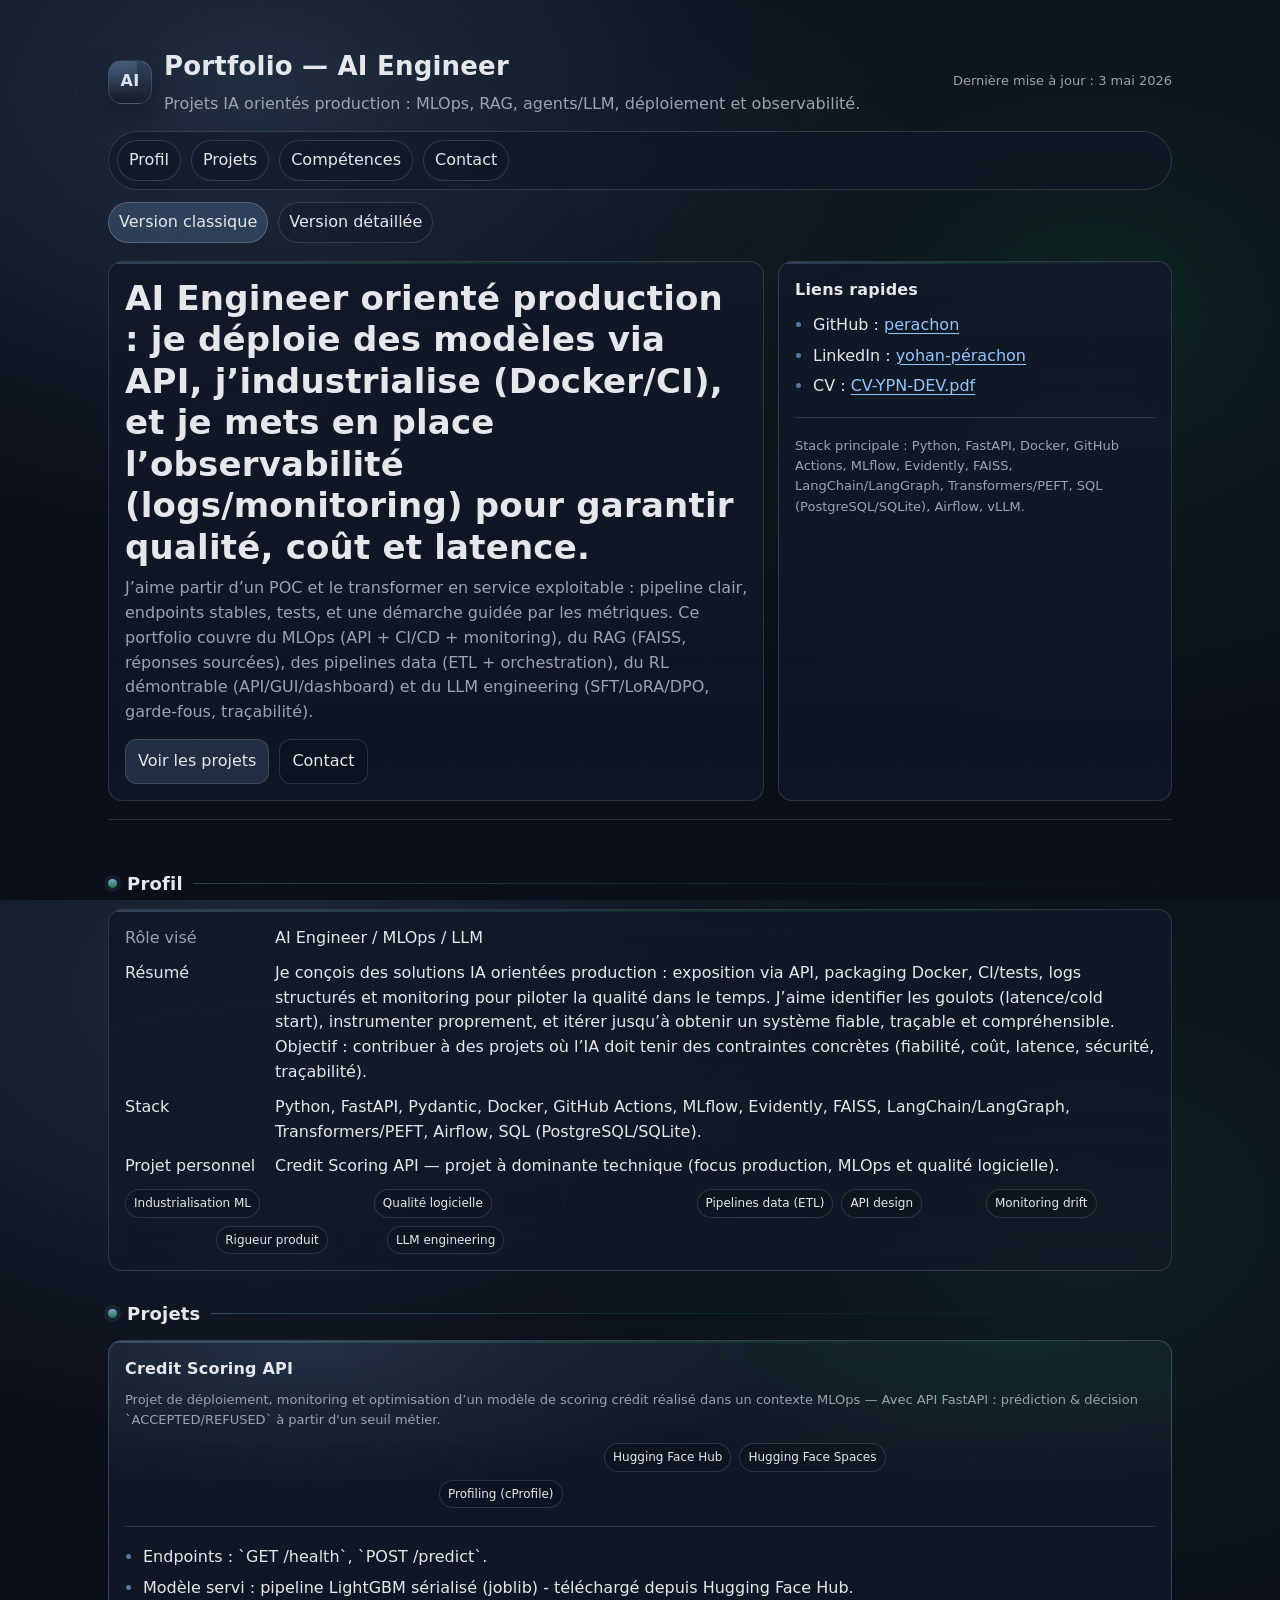
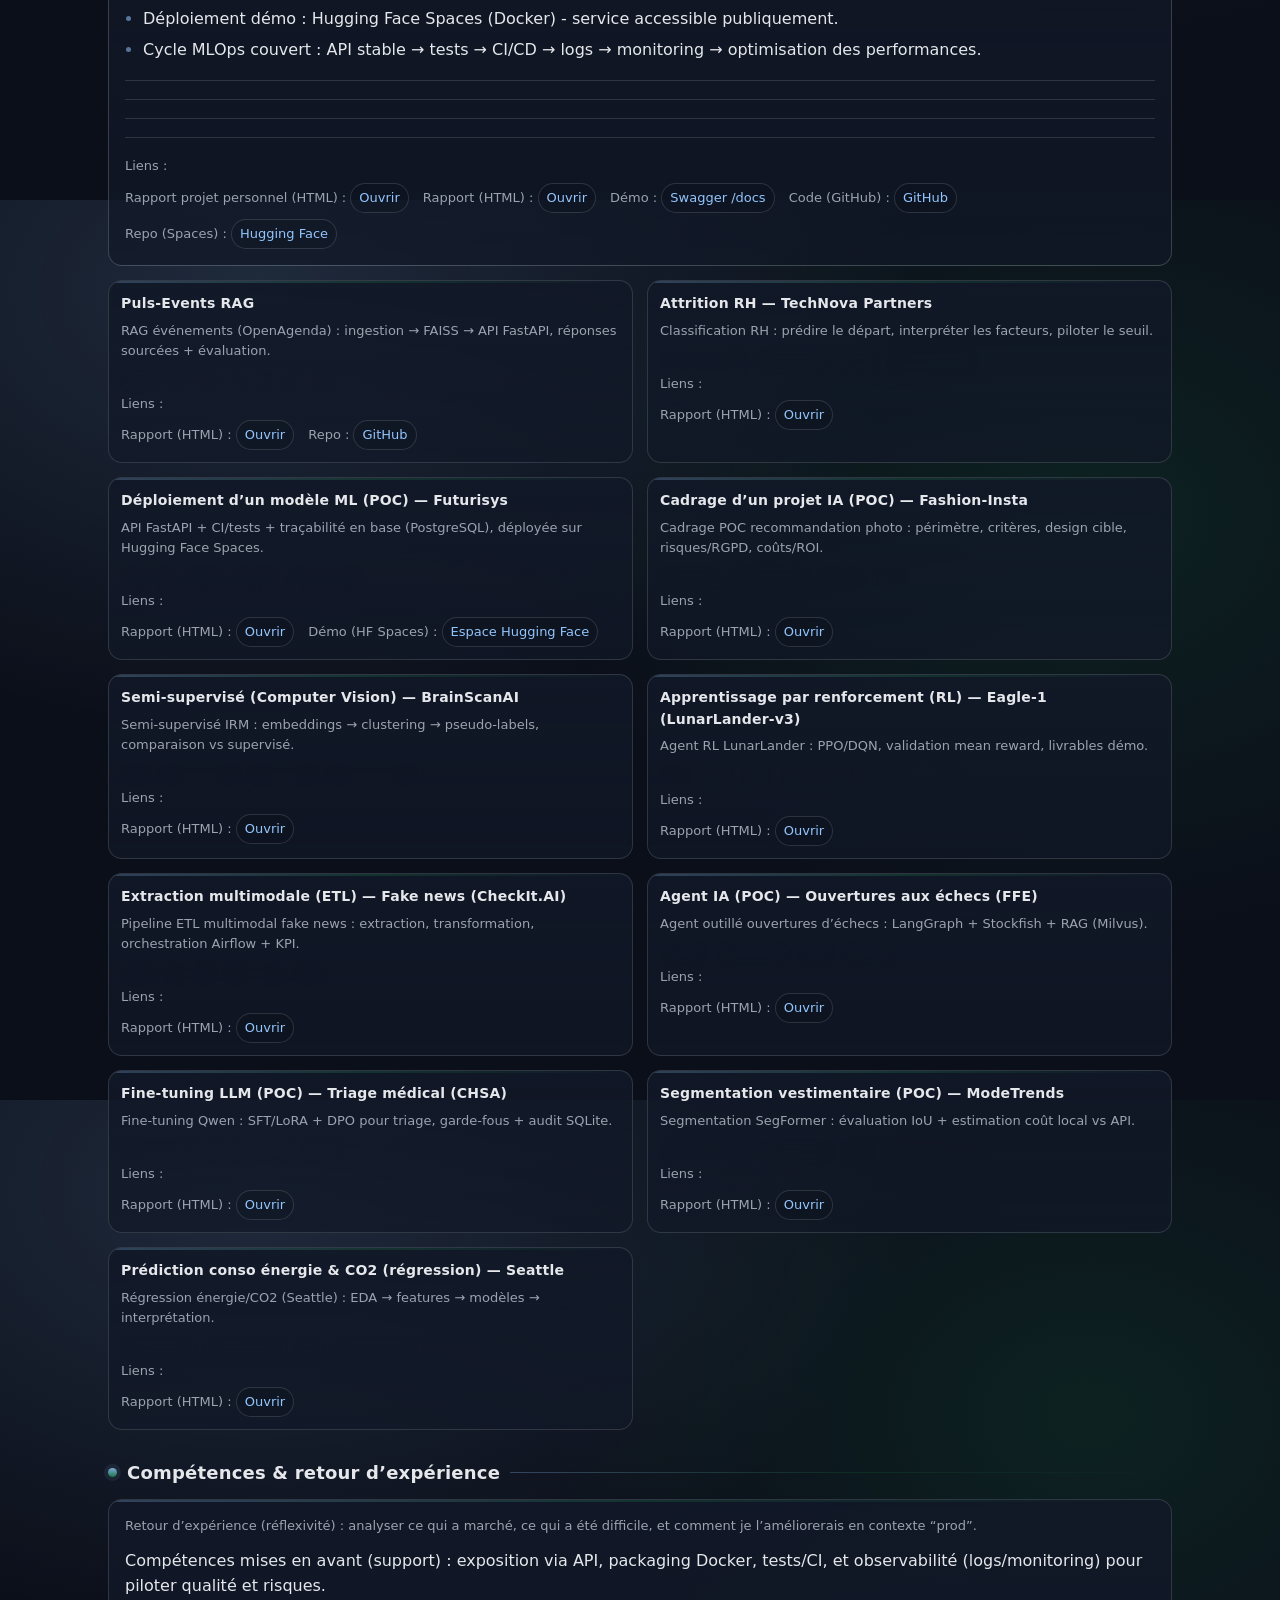
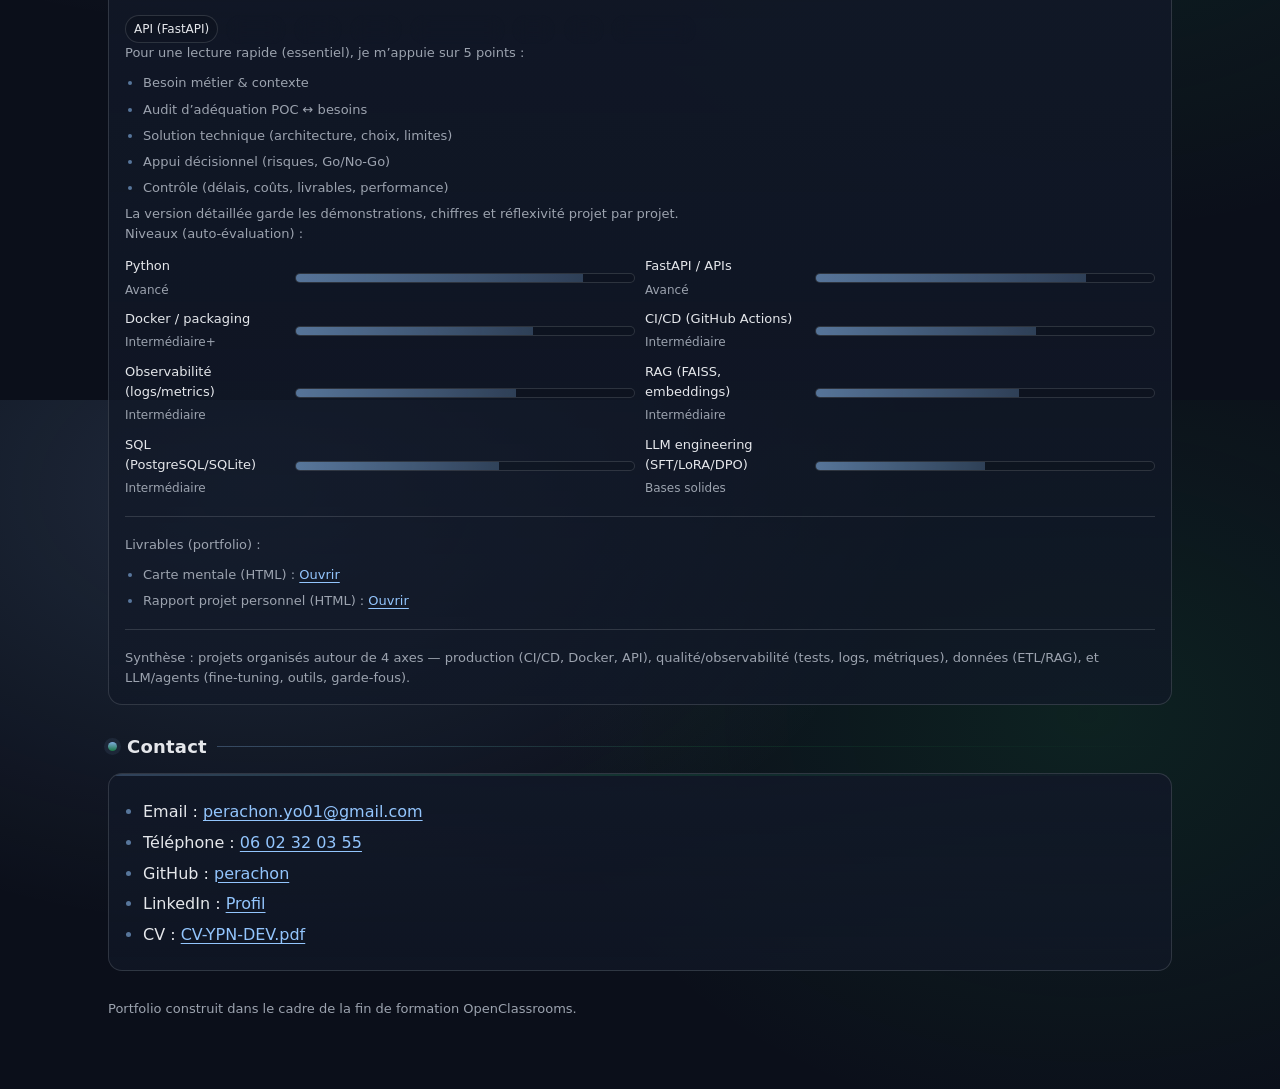
<file: docs/index.html>
<!doctype html>
<html lang="fr">
  <head>
    <meta charset="utf-8" />
    <meta name="viewport" content="width=device-width, initial-scale=1" />
    <title>Portfolio — AI Engineer</title>
    <meta name="description" content="Portfolio OpenClassrooms : projets, compétences et contact." />
    <link rel="stylesheet" href="./style.css" />
  </head>
  <body data-view="short">
    <div class="container">
      <header>
        <div class="brand">
          <div class="brand__left">
            <div class="logo" aria-hidden="true">AI</div>
            <div>
              <h1>Portfolio — AI Engineer</h1>
              <p class="mb-0">
                Projets IA orientés production : MLOps, RAG, agents/LLM, déploiement et observabilité.
              </p>
            </div>
          </div>
          <div class="small muted">
            Dernière mise à jour : 3 mai 2026
          </div>
        </div>
        <nav>
          <a href="#profil">Profil</a>
          <a href="#projets">Projets</a>
          <a href="#competences">Compétences</a>
          <a href="#contact">Contact</a>
        </nav>

        <div class="view-toggle" role="group" aria-label="Version d’affichage">
          <button type="button" class="btn btn--ghost btn--sm" data-set-view="short" aria-pressed="true">
            Version classique
          </button>
          <button type="button" class="btn btn--ghost btn--sm" data-set-view="long" aria-pressed="false">
            Version détaillée
          </button>
        </div>

        <div class="hero">
          <div class="card">
            <h2 class="hero__title">AI Engineer orienté production : je déploie des modèles via API, j’industrialise (Docker/CI), et je mets en place l’observabilité (logs/monitoring) pour garantir qualité, coût et latence.</h2>
            <p class="hero__subtitle">
              J’aime partir d’un POC et le transformer en service exploitable : pipeline clair, endpoints stables, tests, et une démarche guidée par les métriques.
              Ce portfolio couvre du MLOps (API + CI/CD + monitoring), du RAG (FAISS, réponses sourcées), des pipelines data (ETL + orchestration), du RL démontrable (API/GUI/dashboard) et du LLM engineering (SFT/LoRA/DPO, garde-fous, traçabilité).
            </p>
            <div class="actions">
              <a class="btn" href="#projets">Voir les projets</a>
              <a class="btn btn--ghost" href="#contact">Contact</a>
            </div>
          </div>

          <div class="card">
            <h3>Liens rapides</h3>
            <ul>
              <li>GitHub : <a href="https://github.com/perachon" target="_blank" rel="noreferrer">perachon</a></li>
              <li>LinkedIn : <a href="https://www.linkedin.com/in/yohan-p%C3%A9rachon-b7b6a2107/" target="_blank" rel="noreferrer">yohan-pérachon</a></li>
              <li>CV : <a href="./CV-YPN-DEV.pdf" target="_blank" rel="noreferrer">CV-YPN-DEV.pdf</a></li>
            </ul>
            <hr />
            <div class="small muted">
              Stack principale : Python, FastAPI, Docker, GitHub Actions, MLflow, Evidently, FAISS, LangChain/LangGraph, Transformers/PEFT, SQL (PostgreSQL/SQLite), Airflow, vLLM.
            </div>
          </div>
        </div>
      </header>

      <main>
        <section id="profil">
          <h2>Profil</h2>
          <div class="card">
            <div class="kv">
              <div>Rôle visé</div>
              <div>AI Engineer / MLOps / LLM</div>

              <div>Résumé</div>
              <div>
                Je conçois des solutions IA orientées production : exposition via API, packaging Docker, CI/tests, logs structurés et monitoring pour piloter la qualité dans le temps.
                J’aime identifier les goulots (latence/cold start), instrumenter proprement, et itérer jusqu’à obtenir un système fiable, traçable et compréhensible.
                Objectif : contribuer à des projets où l’IA doit tenir des contraintes concrètes (fiabilité, coût, latence, sécurité, traçabilité).
              </div>

              <div>Stack</div>
              <div>Python, FastAPI, Pydantic, Docker, GitHub Actions, MLflow, Evidently, FAISS, LangChain/LangGraph, Transformers/PEFT, Airflow, SQL (PostgreSQL/SQLite).</div>

              <div>Projet personnel</div>
              <div>Credit Scoring API — projet à dominante technique (focus production, MLOps et qualité logicielle).</div>
            </div>
            <div class="badges" aria-label="mots-clés">
              <span class="badge">Industrialisation ML</span>
              <span class="badge">Observabilité</span>
              <span class="badge">Qualité logicielle</span>
              <span class="badge">FastAPI</span>
              <span class="badge">Docker</span>
              <span class="badge">CI/CD</span>
              <span class="badge">Pipelines data (ETL)</span>
              <span class="badge">API design</span>
              <span class="badge">Tests</span>
              <span class="badge">Monitoring drift</span>
              <span class="badge">Autonomie</span>
              <span class="badge">Rigueur produit</span>
              <span class="badge">RAG</span>
              <span class="badge">LLM engineering</span>
            </div>
          </div>
        </section>

        <section id="projets">
          <h2>Projets</h2>
          <div class="grid">
            <div class="card col-12 card--primary">
              <h3>Credit Scoring API</h3>
              <p class="small mt-0">
                Projet de déploiement, monitoring et optimisation d’un modèle de scoring crédit réalisé dans un contexte MLOps — Avec API FastAPI : prédiction & décision `ACCEPTED/REFUSED` à partir d'un seuil métier.
              </p>

              <div class="badges" aria-label="stack p8">
                <span class="badge">Projet personnel</span>
                <span class="badge">FastAPI</span>
                <span class="badge">Docker</span>
                <span class="badge">CI/CD</span>
                <span class="badge">Git</span>
                <span class="badge">GitHub Actions</span>
                <span class="badge">Hugging Face Hub</span>
                <span class="badge">Hugging Face Spaces</span>
                <span class="badge">LightGBM</span>
                <span class="badge">Pydantic</span>
                <span class="badge">Pytest</span>
                <span class="badge">Logs JSON</span>
                <span class="badge">Evidently (drift)</span>
                <span class="badge">MLflow (runs)</span>
                <span class="badge">Profiling (cProfile)</span>
              </div>

              <hr />

              <ul>
                <li>Endpoints : `GET /health`, `POST /predict`.</li>
                <li>Modèle servi : pipeline LightGBM sérialisé (joblib) - téléchargé depuis Hugging Face Hub.</li>
                <li>Déploiement démo : Hugging Face Spaces (Docker) - service accessible publiquement.</li>
                <li>Cycle MLOps couvert : API stable → tests → CI/CD → logs → monitoring → optimisation des performances.</li>
              </ul>

              <hr />
              <div class="small only-long">
                Ce que le projet démontre (côté prod) :
                <ul>
                  <li>CI/CD : à chaque commit → exécution des tests → build image Docker → déploiement.</li>
                  <li>Tests : `/predict`, validation Pydantic, erreurs 422 (input) vs 500 (système), cohérence des réponses.</li>
                  <li>Logging structuré JSONL : request-level + événements `prediction` / `validation_error` (fichier `logs/api_requests.jsonl`).</li>
                  <li>Détection d’anomalies : analyse statistique des latences + test KS sur distributions.</li>
                  <li>Optimisation perfs : profilage (`cProfile`) pour identifier un goulot côté chargement/initialisation, puis optimisation du chemin de chargement.</li>
                </ul>
              </div>

              <hr />
              <div class="small only-long">
                Appui à la décision (recommandations actionnables) :
                <ul>
                  <li>Go/No-Go “prod” : définir SLO latence (p95) + KPI business (coût FP/FN, taux d’acceptation) + critères de rollback.</li>
                  <li>Sécurité : ajouter auth + rate-limit et redaction des logs (PII), puis politique de rétention.</li>
                  <li>Drift : compléter le signal “scores” par drift features + impact sur métriques, et définir un runbook (cadence de revue).</li>
                  <li>Seuil métier : optimiser le seuil sur un score coût FP/FN (plutôt qu’un seuil fixe) et documenter la revue.</li>
                </ul>
              </div>

              <hr />
              <div class="small only-long">
                Chiffres (extraits du POC) :
                <ul>
                  <li>Métriques ML : AUC ~0.77 selon le comparatif multi-modèles (CV).</li>
                  <li>Latence /predict (42 requêtes) : mean 262.70 ms ; median 0.92 ms ; max 2599.65 ms.</li>
                  <li>Note latence : 42 lignes /predict dans les logs, 40 `request_id` uniques (doublons présents).</li>
                  <li>
                    Drift (Evidently, K‑S) : signal de dérive sur `probability_default` — p-value = 0.015873… (&lt; 0.05), `dataset_drift = true`.
                    <br>Posture prod : indicateur à investiguer (échantillon limité, drift sur scores uniquement) → analyse cause + suivi perf + éventuel retraining/recalibration.
                  </li>
                </ul>
              </div>
              <hr />
              <div class="small project-links">
                Liens :
                <ul>
                  <li>Rapport projet personnel (HTML) : <a target="_blank" href="./rapports/rapport_P15_projet_perso_credit_scoring.html">Ouvrir</a></li>
                  <li>Rapport (HTML) : <a target="_blank" href="./rapports/rapport_P8_credit_scoring.html">Ouvrir</a></li>
                  <li>Démo : <a href="https://perachon-credit-scoring-api-v2.hf.space/docs" target="_blank" rel="noreferrer">Swagger /docs</a></li>
                  <li>Code (GitHub) : <a href="https://github.com/perachon/p6-8-MLOps" target="_blank" rel="noreferrer">GitHub</a></li>
                  <li>Repo (Spaces) : <a href="https://huggingface.co/spaces/perachon/credit-scoring-api-v2/tree/main" target="_blank" rel="noreferrer">Hugging Face</a></li>
                </ul>
              </div>

              <div class="small only-long">
                Preuves (critères “projet technique”) — accès direct :
                <ul>
                  <li>Recueil & méthodologie : <a target="_blank" href="./rapports/rapport_P8_credit_scoring.html#recueil">section 1.2</a></li>
                  <li>Hiérarchisation / priorisation : <a target="_blank" href="./rapports/rapport_P8_credit_scoring.html#priorisation">section 1.3</a></li>
                  <li>Démarche d’audit (étapes/outils) : <a target="_blank" href="./rapports/rapport_P8_credit_scoring.html#audit">section 2.1</a></li>
                  <li>Adéquation besoins ↔ solution : <a target="_blank" href="./rapports/rapport_P8_credit_scoring.html#mapping">section 3</a></li>
                  <li>Solution cible (sécurité/RGPD/scale/coûts) : <a target="_blank" href="./rapports/rapport_P8_credit_scoring.html#solution-cible">section 3.2</a></li>
                  <li>Cas d’usage & priorisation : <a target="_blank" href="./rapports/rapport_P8_credit_scoring.html#use-cases">section 3.3</a></li>
                  <li>KPI & visualisation : <a target="_blank" href="./rapports/rapport_P8_credit_scoring.html#kpi">section 5</a></li>
                  <li>Estimation ressources / coûts : <a target="_blank" href="./rapports/rapport_P8_credit_scoring.html#couts">section 5.3</a></li>
                  <li>Risques (légal/sécurité/biais) : <a target="_blank" href="./rapports/rapport_P8_credit_scoring.html#risques">section 6</a></li>
                  <li>Jalons & livrables : <a target="_blank" href="./rapports/rapport_P8_credit_scoring.html#jalons">section 4</a></li>
                </ul>
              </div>
            </div>

            <div class="card col-6">
              <h3>Puls-Events RAG</h3>
              <p class="small mt-0">
                RAG événements (OpenAgenda) : ingestion → FAISS → API FastAPI, réponses sourcées + évaluation.
              </p>

              <div class="badges only-short" aria-label="skills p7">
                <span class="badge">RAG</span>
                <span class="badge">FastAPI</span>
                <span class="badge">FAISS</span>
                <span class="badge">Docker</span>
              </div>

              <div class="only-long">
                <div class="badges" aria-label="stack p7">
                  <span class="badge">FastAPI</span>
                  <span class="badge">Docker</span>
                  <span class="badge">Docker Compose</span>
                  <span class="badge">FAISS</span>
                  <span class="badge">LangChain</span>
                  <span class="badge">sentence-transformers</span>
                  <span class="badge">Mistral API</span>
                </div>

                <ul>
                  <li>Contexte (scénario OC) : mission freelance pour Puls-Events — chatbot événements (POC).</li>
                  <li>Données : OpenAgenda (périmètre Paris-Saclay) (POC).</li>
                  <li>Index : FAISS persistée ; embeddings `all-MiniLM-L6-v2` (local) ; chunking 800, overlap 120.</li>
                  <li>API : `POST /ask` (question → réponse sourcée) ; `POST /rebuild` (reconstruction index).</li>
                  <li>Qualité : réponses sourcées + évaluation reproductible (gold set).</li>
                </ul>

                <hr />
                <div class="small only-long">
                  Ce que le projet démontre (POC) :
                  <ul>
                    <li>Architecture RAG de bout en bout : pipeline offline (collecte/nettoyage/chunking/index) + exécution online (retrieval FAISS → génération LLM).</li>
                    <li>Traçabilité : réponse construite à partir des documents récupérés (sources), pour limiter l’hallucination.</li>
                    <li>Exposition : API FastAPI testable via Swagger ; exécution locale via Docker Compose.</li>
                    <li>Limites assumées : dépendance à un LLM externe (Mistral), latence variable, périmètre géographique restreint.</li>
                  </ul>
                </div>

                <hr />
                <div class="small only-long">
                  Chiffres (extraits du POC) :
                  <ul>
                    <li>Volumétrie : ~3800 événements bruts ; ~661 indexés.</li>
                    <li>Gold set (10 Q) : 5 correct, 5 partial, 0 incorrect ; precision=0.6183 ; recall=1.0 ; f1=0.69.</li>
                  </ul>
                </div>
              </div>
              <hr class="only-long" />
              <div class="small project-links">
                Liens :
                <ul>
                  <li>Rapport (HTML) : <a target="_blank" href="./rapports/rapport_P7_puls_events_rag.html">Ouvrir</a></li>
                  <li>Repo : <a href="https://github.com/perachon/p7-puls-events-rag" target="_blank" rel="noreferrer">GitHub</a></li>
                </ul>
              </div>
            </div>

            <div class="card col-6">
              <h3>Attrition RH — TechNova Partners</h3>
              <p class="small mt-0">
                Classification RH : prédire le départ, interpréter les facteurs, piloter le seuil.
              </p>

              <div class="badges only-short" aria-label="skills p4">
                <span class="badge">Classification</span>
                <span class="badge">scikit-learn</span>
                <span class="badge">Seuil</span>
                <span class="badge">Interprétation</span>
              </div>

              <div class="only-long">
                <div class="badges" aria-label="stack p4">
                  <span class="badge">Classification supervisée</span>
                  <span class="badge">EDA</span>
                  <span class="badge">Régression logistique</span>
                  <span class="badge">Imbalance</span>
                  <span class="badge">Validation croisée</span>
                  <span class="badge">Seuil de décision</span>
                  <span class="badge">One‑Hot Encoding</span>
                  <span class="badge">Analyse d’erreurs</span>
                </div>

                <ul>
                  <li>Volumétrie (extraits) : 1470 employés ; 237 démissionnés (~16%).</li>
                  <li>Baseline : Dummy Classifier accuracy ≈ 84% mais ne détecte pas la classe minoritaire.</li>
                  <li>Modèle retenu (extrait) : régression logistique ; recall(« départ ») ≈ 0.68.</li>
                  <li>Compromis métier : ajustement du seuil (precision/recall) pour « mieux alerter que rater ».</li>
                </ul>

                <hr />
                <div class="small only-long">
                  Ce que le projet démontre (POC) :
                  <ul>
                    <li>Fusion multi-sources RH : structurer un dataset unique à partir de 3 fichiers (SIRH, évaluations annuelles, sondage) avec recouvrement via identifiants.</li>
                    <li>Préparation : nettoyage, suppression de colonnes non pertinentes/constantes, encodage catégoriel (One‑Hot), gestion de corrélations fortes.</li>
                    <li>Évaluation adaptée au déséquilibre : aller au-delà de l’accuracy (precision/recall, matrice de confusion) et comparer des modèles via validation croisée.</li>
                    <li>Décision métier : piloter le compromis faux positifs / faux négatifs avec un seuil de décision ajustable.</li>
                    <li>Interprétation : lecture des coefficients (logistique) + analyse FN/FP pour comprendre les limites du modèle.</li>
                  </ul>
                </div>

                <hr />
                <div class="small only-long">
                  Chiffres (extraits) :
                  <ul>
                    <li>Données : 3 sources (SIRH, évaluations annuelles, sondage).</li>
                    <li>Classe minoritaire : 237 démissionnés (~16%).</li>
                    <li>Après préparation (extrait) : 1233 employés restants.</li>
                    <li>Dummy : accuracy ≈ 84% mais recall sur « départ » ≈ 0.</li>
                    <li>Régression logistique : recall(« départ ») ≈ 0.68 (seuil 0.50, extrait).</li>
                    <li>Effet du seuil (extraits) : 0.20 → recall=0.91 / precision=0.22 ; 0.90 → precision=1.00 / recall=0.17.</li>
                  </ul>
                </div>
              </div>
              <hr class="only-long" />
              <div class="small project-links">
                Liens :
                <ul>
                  <li>Rapport (HTML) : <a target="_blank" href="./rapports/rapport_P4_attrition.html">Ouvrir</a></li>
                </ul>
              </div>
            </div>

            <div class="card col-6">
              <h3>Déploiement d’un modèle ML (POC) — Futurisys</h3>
              <p class="small mt-0">
                API FastAPI + CI/tests + traçabilité en base (PostgreSQL), déployée sur Hugging Face Spaces.
              </p>

              <div class="badges only-short" aria-label="skills p5">
                <span class="badge">FastAPI</span>
                <span class="badge">Tests</span>
                <span class="badge">CI/CD</span>
                <span class="badge">PostgreSQL</span>
              </div>

              <div class="only-long">
                <div class="badges" aria-label="stack p5">
                  <span class="badge">FastAPI</span>
                  <span class="badge">Pydantic</span>
                  <span class="badge">Pytest</span>
                  <span class="badge">Coverage</span>
                  <span class="badge">GitHub Actions</span>
                  <span class="badge">Docker</span>
                  <span class="badge">Hugging Face Spaces</span>
                  <span class="badge">PostgreSQL</span>
                  <span class="badge">SQLAlchemy</span>
                </div>

                <ul>
                  <li>Endpoints (extraits) : `GET /health`, `POST /predict`, `POST /p4/predict`.</li>
                  <li>Validation : schémas Pydantic + types stricts ; erreurs 422 automatiques si input invalide.</li>
                  <li>Traçabilité : chaque prédiction est loggée en base (table `prediction_logs`).</li>
                  <li>Qualité : suite de tests (unitaires/fonctionnels/intégration) + exécution automatique en CI.</li>
                </ul>

                <hr />
                <div class="small only-long">
                  Ce que le projet démontre (POC) :
                  <ul>
                    <li>Industrialisation : transformer un modèle en service API documenté (`/docs`) avec endpoints stables.</li>
                    <li>Fiabilité : stratégie de tests multi-niveaux (validation, endpoints, intégration API↔DB) et couverture suivie.</li>
                    <li>CI/CD : pipeline qui installe, teste, mesure la couverture et déploie si la CI est verte.</li>
                    <li>Sécurité des secrets : déploiement Hugging Face via `HF_TOKEN` en GitHub Secrets (pas en clair dans le repo).</li>
                    <li>Traçabilité & audit : persistance des requêtes/réponses et métadonnées de prédiction en base.</li>
                  </ul>
                </div>

                <hr />
                <div class="small only-long">
                  Chiffres (extraits) :
                  <ul>
                    <li>Couverture de tests : ~85% (extrait).</li>
                    <li>DB : exemple mentionné de 23 lignes de logs dans `prediction_logs` (extrait).</li>
                    <li>Tags/versions (exemples donnés) : `v0.3.0` (Dummy Model), `v0.4.0` (PostgreSQL), `v0.5.0` (Tests complets).</li>
                  </ul>
                </div>
              </div>
              <hr class="only-long" />
              <div class="small project-links">
                Liens :
                <ul>
                  <li>Rapport (HTML) : <a target="_blank" href="./rapports/rapport_P5_deploiement_modele_ml.html">Ouvrir</a></li>
                  <li>Démo (HF Spaces) : <a href="https://huggingface.co/spaces/perachon/p5-ml-deploy-poc-dev" target="_blank" rel="noreferrer">Espace Hugging Face</a></li>
                </ul>
              </div>
            </div>

            <div class="card col-6">
              <h3>Cadrage d’un projet IA (POC) — Fashion‑Insta</h3>
              <p class="small mt-0">
                Cadrage POC recommandation photo : périmètre, critères, design cible, risques/RGPD, coûts/ROI.
              </p>

              <div class="badges only-short" aria-label="skills p9">
                <span class="badge">Cadrage</span>
                <span class="badge">Embeddings</span>
                <span class="badge">RGPD</span>
                <span class="badge">ROI</span>
              </div>

              <div class="only-long">
                <div class="badges" aria-label="stack p9">
                  <span class="badge">Vision (ViT / CNN)</span>
                  <span class="badge">Embeddings</span>
                  <span class="badge">Similarité (cosinus)</span>
                  <span class="badge">Recall@K / Precision@K</span>
                  <span class="badge">System design</span>
                  <span class="badge">Azure (cible)</span>
                  <span class="badge">ROI</span>
                  <span class="badge">RGPD</span>
                </div>

                <ul>
                  <li>POC : entrée photo → sortie top N d’articles visuellement similaires (pas de personnalisation dans le POC).</li>
                  <li>Approche : modèle vision pré-entraîné → embeddings → recherche de similarité dans le catalogue.</li>
                  <li>Critères : Recall@K/Precision@K + temps d’inférence &lt; 500 ms + validation métier (pertinence).</li>
                  <li>Plan : staffing POC (DS + AI/DE + référent métier), timeline globale (POC → MVP → Run) et chiffrage coûts/ROI.</li>
                </ul>

                <hr />
                <div class="small only-long">
                  Ce que le projet démontre (POC) :
                  <ul>
                    <li>Cadrage “décideurs” : clarifier valeur IA vs filtres classiques, périmètre limité, et critères d’échec (Go/No Go).</li>
                    <li>Choix technique justifié : pré-entraîné + embeddings + similarité pour minimiser risque/délai du POC.</li>
                    <li>Évaluation adaptée : métriques de ranking (Recall@K/Precision@K) + contrainte latence (&lt; 500 ms).</li>
                    <li>Vision prod : system design cible sur Azure (ingestion, stockage temporaire, inférence, recherche vectorielle, monitoring).</li>
                    <li>Gouvernance risques : analyse RGPD (minimisation, rétention, consentement) et mesures (pas d’API publique, suppression image, chiffrement, logs anonymisés).</li>
                  </ul>
                </div>

                <hr />
                <div class="small only-long">
                  Chiffres (extraits) :
                  <ul>
                    <li>POC : 4 à 8 semaines ; profils : 1 Data Scientist, 1 AI/DE, 1 référent métier mode.</li>
                    <li>Latence cible : temps d’inférence &lt; 500 ms (critère technique POC).</li>
                    <li>Coûts : ~116 500 € (RH) + ~10 000 € (one-shot) + ~20 000 €/an (run) → ~146 500 € 1ère année.</li>
                    <li>ROI (hypothèses marketing) : gains annuels ~468 000 € ; rentabilité atteinte dès la première année (extrait).</li>
                  </ul>
                </div>
              </div>
              <hr class="only-long" />
              <div class="small project-links">
                Liens :
                <ul>
                  <li>Rapport (HTML) : <a target="_blank" href="./rapports/rapport_P9_cadrage_projet_ia.html">Ouvrir</a></li>
                </ul>
              </div>
            </div>

            <div class="card col-6">
              <h3>Semi‑supervisé (Computer Vision) — BrainScanAI</h3>
              <p class="small mt-0">
                Semi‑supervisé IRM : embeddings → clustering → pseudo‑labels, comparaison vs supervisé.
              </p>

              <div class="badges only-short" aria-label="skills p10">
                <span class="badge">CV</span>
                <span class="badge">Embeddings</span>
                <span class="badge">Clustering</span>
                <span class="badge">Pseudo‑labels</span>
              </div>

              <div class="only-long">
                <div class="badges" aria-label="stack p10">
                  <span class="badge">Computer Vision</span>
                  <span class="badge">Semi‑supervisé</span>
                  <span class="badge">Embeddings (ResNet50)</span>
                  <span class="badge">Clustering (KMeans/DBSCAN)</span>
                  <span class="badge">Pseudo‑labels</span>
                  <span class="badge">ARI</span>
                  <span class="badge">F1 macro</span>
                  <span class="badge">Data leakage</span>
                  <span class="badge">QC données</span>
                </div>

                <ul>
                  <li>Données : 1506 images ; 100 labellisées (50/50) ; 1406 non labellisées.</li>
                  <li>Prétraitement : gris → RGB, resize 224×224, normalisation ImageNet (compatibilité backbones pré‑entraînés).</li>
                  <li>Pipeline : embeddings → clustering → mapping cluster→classe (train only) → pseudo‑labels filtrés → entraînement + comparaison équitable (test strict).</li>
                </ul>

                <hr />
                <div class="small only-long">
                  Ce que le projet démontre :
                  <ul>
                    <li>Structuration d’un pipeline semi‑supervisé avec séparation train/val/test et interdiction d’utiliser le test pour guider les choix.</li>
                    <li>Feature extraction via modèle pré‑entraîné (embeddings) pour travailler sur des représentations plutôt que sur les pixels.</li>
                    <li>Contrôle qualité (outliers/quasi‑doublons) et garde‑fous pour préserver le jeu labellisé.</li>
                    <li>Comparaison méthodique : baseline supervisée vs semi‑supervisé + robustesse via multi‑seeds.</li>
                    <li>Projection “passage à l’échelle” : pipeline batch relançable + traçabilité (artefacts) + monitoring simple.</li>
                  </ul>
                </div>

                <hr />
                <div class="small only-long">
                  Chiffres (extraits) :
                  <ul>
                    <li>Embeddings : 2048 dimensions/image ; matrice 1506×2048.</li>
                    <li>Pseudo‑labels : ~1406 générés puis filtrage (≈ un quart conservé, autour de 350 images).</li>
                    <li>Test final (extraits) : supervisé ~95% accuracy / F1 macro ~0.95 ; semi‑supervisé ~90% / ~0.90, avec stabilité accrue (variance plus faible) en multi‑seeds.</li>
                    <li>Budgets mentionnés : 300 € (dataset) ; 5 000 € pour 4 M d’images à labelliser.</li>
                  </ul>
                </div>
              </div>
              <hr class="only-long" />
              <div class="small project-links">
                Liens :
                <ul>
                  <li>Rapport (HTML) : <a target="_blank" href="./rapports/rapport_P10_labellisez_semi_supervisees_traitement_images.html">Ouvrir</a></li>
                </ul>
              </div>
            </div>

            <div class="card col-6">
              <h3>Apprentissage par renforcement (RL) — Eagle‑1 (LunarLander‑v3)</h3>
              <p class="small mt-0">
                Agent RL LunarLander : PPO/DQN, validation mean reward, livrables démo.
              </p>

              <div class="badges only-short" aria-label="skills p11">
                <span class="badge">RL</span>
                <span class="badge">PPO</span>
                <span class="badge">API</span>
                <span class="badge">Dashboard</span>
              </div>

              <div class="only-long">
                <div class="badges" aria-label="stack p11">
                  <span class="badge">Reinforcement Learning</span>
                  <span class="badge">LunarLander‑v3</span>
                  <span class="badge">PPO</span>
                  <span class="badge">DQN</span>
                  <span class="badge">Reward</span>
                  <span class="badge">API</span>
                  <span class="badge">Swagger (/docs)</span>
                  <span class="badge">Dashboard</span>
                </div>

                <ul>
                  <li>Formulation : observation = 8 valeurs ; actions = 4 actions discrètes ; reward favorise atterrissage stable et pénalise crash/fuel.</li>
                  <li>Validation : mean_reward sur 100 épisodes, objectif &gt; 200 stable.</li>
                  <li>Choix final : PPO (meilleur run avec gamma=0.999), après essais DQN.</li>
                </ul>

                <hr />
                <div class="small only-long">
                  Ce que le projet démontre :
                  <ul>
                    <li>Rigueur d’évaluation RL : baseline, tuning incrémental, et métrique agrégée sur 100 épisodes.</li>
                    <li>Capacité à arbitrer un algorithme selon stabilité/performance (DQN vs PPO).</li>
                    <li>“Mise en usage” : API centrale + GUI client + dashboard basé logs, plutôt qu’un simple notebook.</li>
                    <li>Traçabilité : logs CSV (training + runs de démo) et sauvegarde du best model.</li>
                  </ul>
                </div>

                <hr />
                <div class="small only-long">
                  Chiffres (extraits) :
                  <ul>
                    <li>Résultat annoncé : ~267 ± 21 de mean reward (sur 100 épisodes) ; objectif &gt; 200 atteint.</li>
                    <li>Vidéo démo : contrainte 20–30s ; réglage 30 fps + répétition de frames (ex. frame_repeat=3) pour ~25–30s.</li>
                  </ul>
                </div>
              </div>
              <hr class="only-long" />
              <div class="small project-links">
                Liens :
                <ul>
                  <li>Rapport (HTML) : <a target="_blank" href="./rapports/rapport_P11_entrainer_agent_rl.html">Ouvrir</a></li>
                </ul>
              </div>
            </div>

            <div class="card col-6">
              <h3>Extraction multimodale (ETL) — Fake news (CheckIt.AI)</h3>
              <p class="small mt-0">
                Pipeline ETL multimodal fake news : extraction, transformation, orchestration Airflow + KPI.
              </p>

              <div class="badges only-short" aria-label="skills p12">
                <span class="badge">ETL</span>
                <span class="badge">Airflow</span>
                <span class="badge">Scraping</span>
                <span class="badge">KPI</span>
              </div>

              <div class="only-long">
                <div class="badges" aria-label="stack p12">
                  <span class="badge">ETL</span>
                  <span class="badge">Données multimodales</span>
                  <span class="badge">APIs / Scraping</span>
                  <span class="badge">RSS</span>
                  <span class="badge">JSON / CSV</span>
                  <span class="badge">Airflow (DAG)</span>
                  <span class="badge">Logging</span>
                  <span class="badge">KPI</span>
                </div>

                <ul>
                  <li>Étape 1 : identifier et qualifier ≥ 3 sources (format, langue, labels, méthode d’extraction).</li>
                  <li>Étapes 2–3 : scripts Python modulaires (logs + erreurs) puis transformation reproductible (nettoyage/normalisation/mapping/export).</li>
                  <li>Étape 4 : orchestration Airflow (DAG) ; preuves d’exécution ; tâches simples et séparées.</li>
                </ul>

                <hr />
                <div class="small only-long">
                  Ce que le projet démontre :
                  <ul>
                    <li>Approche “data pipeline” : extraction → transformation → stockage, pensée pour être relançable et maintenable.</li>
                    <li>Rigueur sur la qualité/usage : association texte‑image, champs secondaires utiles (URL, domaine), quotas API.</li>
                    <li>Conformité/prudence : vérification des droits d’usage et légalité du scraping.</li>
                    <li>Industrialisation : orchestration Airflow + définition de KPI (qualité, rapidité, coût) et plan de monitoring.</li>
                  </ul>
                </div>
              </div>
              <hr class="only-long" />
              <div class="small project-links">
                Liens :
                <ul>
                  <li>Rapport (HTML) : <a target="_blank" href="./rapports/rapport_P12_extrayez_donnes_multimodales_web.html">Ouvrir</a></li>
                </ul>
              </div>
            </div>

            <div class="card col-6">
              <h3>Agent IA (POC) — Ouvertures aux échecs (FFE)</h3>
              <p class="small mt-0">
                Agent outillé ouvertures d’échecs : LangGraph + Stockfish + RAG (Milvus).
              </p>

              <div class="badges only-short" aria-label="skills p13">
                <span class="badge">Agent</span>
                <span class="badge">LangGraph</span>
                <span class="badge">RAG</span>
                <span class="badge">Docker</span>
              </div>

              <div class="only-long">
                <div class="badges" aria-label="stack p13">
                  <span class="badge">Agent IA</span>
                  <span class="badge">LangGraph</span>
                  <span class="badge">RAG</span>
                  <span class="badge">Milvus</span>
                  <span class="badge">FastAPI</span>
                  <span class="badge">MongoDB</span>
                  <span class="badge">Stockfish</span>
                  <span class="badge">Lichess API</span>
                  <span class="badge">Angular</span>
                  <span class="badge">Docker Compose</span>
                </div>

                <ul>
                  <li>Entrée clé : position au format FEN ; objectif “meilleurs coups + explication”.</li>
                  <li>Intégrations citées : Lichess (théorie/parties), Stockfish (évaluation), YouTube API (vidéos), Milvus (vector-search).</li>
                  <li>Démo locale : stack conteneurisée (FastAPI + Milvus + MongoDB + Angular).</li>
                </ul>

                <hr />
                <div class="small only-long">
                  Ce que le projet démontre :
                  <ul>
                    <li>Conception d’un agent outillé (outils externes + RAG), structuré et intégrable (API).</li>
                    <li>Modélisation d’un cas d’usage “métier” : apprentissage d’ouvertures, recherche de contexte et explications.</li>
                    <li>Approche “POC démo‑ready” : dockerisation et endpoints dédiés (moves/evaluate/vector-search).</li>
                  </ul>
                </div>

                <hr />
                <div class="small only-long">
                  Chiffres (extraits) :
                  <ul>
                    <li>Contraintes : POC à livrer en 2 semaines.</li>
                  </ul>
                </div>
              </div>
              <hr class="only-long" />
              <div class="small project-links">
                Liens :
                <ul>
                  <li>Rapport (HTML) : <a target="_blank" href="./rapports/rapport_P13_agent_ia.html">Ouvrir</a></li>
                </ul>
              </div>
            </div>

            <div class="card col-6">
              <h3>Fine-tuning LLM (POC) — Triage médical (CHSA)</h3>
              <p class="small mt-0">
                Fine-tuning Qwen : SFT/LoRA + DPO pour triage, garde‑fous + audit SQLite.
              </p>

              <div class="badges only-short" aria-label="skills p14">
                <span class="badge">Fine‑tuning</span>
                <span class="badge">LoRA</span>
                <span class="badge">DPO</span>
                <span class="badge">vLLM</span>
              </div>

              <div class="only-long">
                <div class="badges" aria-label="stack p14">
                  <span class="badge">Qwen3‑1.7B‑Base</span>
                  <span class="badge">SFT</span>
                  <span class="badge">LoRA (PEFT)</span>
                  <span class="badge">DPO</span>
                  <span class="badge">FastAPI</span>
                  <span class="badge">vLLM</span>
                  <span class="badge">SQLite (audit)</span>
                  <span class="badge">Ruff</span>
                  <span class="badge">Pytest</span>
                  <span class="badge">GitHub Actions</span>
                </div>

                <ul>
                  <li>Données : dataset médical bilingue (HF Datasets/JSONL) avec objectif ~5 000 paires SFT + paires préférentielles DPO.</li>
                  <li>Sécurité : red flags (ex. douleur thoracique/malaise/saignement important) → priorité forcée + réponse prudente.</li>
                  <li>Traçabilité : audit des interactions et endpoint <code>/audit/{interaction_id}</code> ; démo type <code>/health</code> → <code>/triage</code>.</li>
                </ul>

                <hr />
                <div class="small only-long">
                  Ce que le projet démontre :
                  <ul>
                    <li>Spécialisation LLM réaliste sur ressources contraintes (LoRA) + alignement par préférences (DPO).</li>
                    <li>Prise en compte “healthcare” : gouvernance données, garde‑fous de sécurité et traçabilité.</li>
                    <li>Chemin d’industrialisation : Docker/FastAPI, CI/CD, et trajectoire vLLM.</li>
                  </ul>
                </div>

                <hr />
                <div class="small only-long">
                  Chiffres (extraits) :
                  <ul>
                    <li>Contraintes : POC à livrer en 4 semaines ; SFT ~5 000 paires.</li>
                    <li>Latence (p50, extraits) : local réel ~13,5s ; cloud stub ~0,23s.</li>
                  </ul>
                </div>
              </div>
              <hr class="only-long" />
              <div class="small project-links">
                Liens :
                <ul>
                  <li>Rapport (HTML) : <a target="_blank" href="./rapports/rapport_P14_finetuning_poc_ia.html">Ouvrir</a></li>
                </ul>
              </div>
            </div>

            <div class="card col-6">
              <h3>Segmentation vestimentaire (POC) — ModeTrends</h3>
              <p class="small mt-0">
                Segmentation SegFormer : évaluation IoU + estimation coût local vs API.
              </p>

              <div class="badges only-short" aria-label="skills p2">
                <span class="badge">Segmentation</span>
                <span class="badge">SegFormer</span>
                <span class="badge">IoU</span>
                <span class="badge">Transformers</span>
              </div>

              <div class="only-long">
                <div class="badges" aria-label="stack p2">
                  <span class="badge">Computer Vision</span>
                  <span class="badge">Segmentation</span>
                  <span class="badge">SegFormer</span>
                  <span class="badge">Transformers</span>
                  <span class="badge">Hugging Face</span>
                  <span class="badge">IoU</span>
                  <span class="badge">API tokens</span>
                </div>

                <ul>
                  <li>Métrique : IoU (Intersection over Union) pour comparer masques prédits vs ground truth.</li>
                  <li>Deux modes : traitement local via `transformers` vs exécution distante via Hugging Face Inference API.</li>
                  <li>Focus “prod” : gestion des tokens, optimisation pré-traitement, gestion d’erreurs et formats.</li>
                </ul>

                <hr />
                <div class="small only-long">
                  Ce que le projet démontre (POC) :
                  <ul>
                    <li>Capacité à évaluer un modèle pré‑entraîné sur un jeu de tests annoté (masques) avec une métrique adaptée (IoU).</li>
                    <li>Pré-traitement image robuste : redimensionnement + padding pour éviter la déformation.</li>
                    <li>Qualité d’intégration : alignement naming image/masque et gestion des formats (`.png`, `.jpg`…).</li>
                    <li>Arbitrage coût/infra : comparaison local (0€ hors machine) vs API Hugging Face (coût à l’usage).</li>
                  </ul>
                </div>

                <hr />
                <div class="small only-long">
                  Chiffres (extraits) :
                  <ul>
                    <li>Qualité : IoU global ≈ 74%.</li>
                    <li>Inference API : ~1s/image ; estimation donnée ≈ 800$ (≈ 140h de calcul) dans l’exemple.</li>
                  </ul>
                </div>
              </div>
              <hr class="only-long" />
              <div class="small project-links">
                Liens :
                <ul>
                  <li>Rapport (HTML) : <a target="_blank" href="./rapports/rapport_P2_requetez_services_ia.html">Ouvrir</a></li>
                </ul>
              </div>
            </div>

            <div class="card col-6">
              <h3>Prédiction conso énergie & CO2 (régression) — Seattle</h3>
              <p class="small mt-0">
                Régression énergie/CO2 (Seattle) : EDA → features → modèles → interprétation.
              </p>

              <div class="badges only-short" aria-label="skills p3">
                <span class="badge">Régression</span>
                <span class="badge">Feature eng.</span>
                <span class="badge">CV</span>
                <span class="badge">Interprétation</span>
              </div>

              <div class="only-long">
                <div class="badges" aria-label="stack p3">
                  <span class="badge">EDA</span>
                  <span class="badge">Feature engineering</span>
                  <span class="badge">Régression</span>
                  <span class="badge">scikit-learn</span>
                  <span class="badge">Cross-validation</span>
                  <span class="badge">R2 / MAE</span>
                  <span class="badge">Data leakage</span>
                </div>

                <ul>
                  <li>Cibles : consommation totale d’énergie et émissions CO2 (bâtiments non résidentiels).</li>
                  <li>Données : relevés 2016 + variables structurelles (taille, usage, année de construction, localisation…).</li>
                  <li>Démarche : EDA → préparation → features → modèles → optimisation (GridSearchCV) → interprétation.</li>
                </ul>

                <hr />
                <div class="small only-long">
                  Ce que le projet démontre :
                  <ul>
                    <li>Démarche ML complète et structurée : de l’EDA à l’optimisation et l’interprétation.</li>
                    <li>Rigueur data : gestion des valeurs manquantes/outliers sans “casser” le dataset.</li>
                    <li>Prévention des erreurs classiques : attention au data leakage et à l’encodage des catégorielles.</li>
                    <li>Évaluation : comparaison de modèles via validation croisée et métriques de régression (R2/MAE).</li>
                  </ul>
                </div>

                <hr />
                <div class="small only-long">
                  Chiffres (extraits) :
                  <ul>
                    <li>Campagne de mesures : 2016 (relevés ville de Seattle).</li>
                    <li>Contrainte : relevés coûteux → motivation de la prédiction.</li>
                  </ul>
                </div>
              </div>
              <hr class="only-long" />
              <div class="small project-links">
                Liens :
                <ul>
                  <li>Rapport (HTML) : <a target="_blank" href="./rapports/rapport_P3_anticipez_besoins_consommations.html">Ouvrir</a></li>
                </ul>
              </div>
            </div>
          </div>

        </section>

        <section id="competences">
          <h2>Compétences & retour d’expérience</h2>
          <div class="card">
            <p class="small muted mt-0">
              Retour d’expérience (réflexivité) : analyser ce qui a marché, ce qui a été difficile, et comment je l’améliorerais en contexte “prod”.
            </p>

            <p class="mt-0 only-short">
              Compétences mises en avant (support) : exposition via API, packaging Docker, tests/CI, et observabilité (logs/monitoring) pour piloter qualité et risques.
            </p>

            <div class="badges only-short" aria-label="compétences clés">
              <span class="badge">API (FastAPI)</span>
              <span class="badge">Docker</span>
              <span class="badge">Tests</span>
              <span class="badge">CI/CD</span>
              <span class="badge">Logs/metrics</span>
              <span class="badge">RAG</span>
              <span class="badge">ETL</span>
              <span class="badge">Fine‑tuning</span>
            </div>

            <div class="small only-short">
              Pour une lecture rapide (essentiel), je m’appuie sur 5 points :
              <ul>
                <li>Besoin métier & contexte</li>
                <li>Audit d’adéquation POC ↔ besoins</li>
                <li>Solution technique (architecture, choix, limites)</li>
                <li>Appui décisionnel (risques, Go/No‑Go)</li>
                <li>Contrôle (délais, coûts, livrables, performance)</li>
              </ul>
              <div class="muted">La version détaillée garde les démonstrations, chiffres et réflexivité projet par projet.</div>
            </div>

            <p class="mt-0 only-long">
              Sur ces projets, je me suis concentré sur la transformation d’un POC en un système exploitable : API stables, packaging Docker,
              tests et automatisation, puis observabilité (logs/monitoring) pour piloter qualité, latence et risques (ex. dérive), tout en gardant une traçabilité utile (audit) sur les domaines sensibles.
            </p>

            <div class="small">
              Niveaux (auto‑évaluation) :
              <div class="skills" aria-label="niveaux competences">
                <div class="skill">
                  <div>
                    <div class="skill__name">Python</div>
                    <div class="skill__level">Avancé</div>
                  </div>
                  <div class="meter" aria-hidden="true"><div class="meter__fill" style="--w:85%"></div></div>
                </div>

                <div class="skill">
                  <div>
                    <div class="skill__name">FastAPI / APIs</div>
                    <div class="skill__level">Avancé</div>
                  </div>
                  <div class="meter" aria-hidden="true"><div class="meter__fill" style="--w:80%"></div></div>
                </div>

                <div class="skill">
                  <div>
                    <div class="skill__name">Docker / packaging</div>
                    <div class="skill__level">Intermédiaire+</div>
                  </div>
                  <div class="meter" aria-hidden="true"><div class="meter__fill" style="--w:70%"></div></div>
                </div>

                <div class="skill">
                  <div>
                    <div class="skill__name">CI/CD (GitHub Actions)</div>
                    <div class="skill__level">Intermédiaire</div>
                  </div>
                  <div class="meter" aria-hidden="true"><div class="meter__fill" style="--w:65%"></div></div>
                </div>

                <div class="skill">
                  <div>
                    <div class="skill__name">Observabilité (logs/metrics)</div>
                    <div class="skill__level">Intermédiaire</div>
                  </div>
                  <div class="meter" aria-hidden="true"><div class="meter__fill" style="--w:65%"></div></div>
                </div>

                <div class="skill">
                  <div>
                    <div class="skill__name">RAG (FAISS, embeddings)</div>
                    <div class="skill__level">Intermédiaire</div>
                  </div>
                  <div class="meter" aria-hidden="true"><div class="meter__fill" style="--w:60%"></div></div>
                </div>

                <div class="skill">
                  <div>
                    <div class="skill__name">SQL (PostgreSQL/SQLite)</div>
                    <div class="skill__level">Intermédiaire</div>
                  </div>
                  <div class="meter" aria-hidden="true"><div class="meter__fill" style="--w:60%"></div></div>
                </div>

                <div class="skill">
                  <div>
                    <div class="skill__name">LLM engineering (SFT/LoRA/DPO)</div>
                    <div class="skill__level">Bases solides</div>
                  </div>
                  <div class="meter" aria-hidden="true"><div class="meter__fill" style="--w:50%"></div></div>
                </div>
              </div>
            </div>

            <ul class="only-long">
              <li>Compétences techniques : API (FastAPI/Pydantic), packaging Docker, CI (GitHub Actions), tests (Pytest), persistance & audit (PostgreSQL/SQLite), logging structuré, monitoring (latence/drift), tracking expérimental (MLflow), data pipelines (ETL + orchestration), RAG (FAISS, embeddings, chunking, réponses sourcées), LLM engineering (SFT/LoRA/DPO, garde-fous), et bases RL (PPO/DQN).</li>
              <li>Compétences “delivery” : cadrage POC (périmètre, critères de succès, Go/No-Go), documentation et communication claire, arbitrages (coût/latence/qualité), et démarche itérative guidée par métriques.</li>
              <li>Rétrospective : renforcer la sécurité (auth/rate-limit, gestion des secrets), l’alerting/observabilité “prod”, la gouvernance data (provenance/licences, anonymisation, data quality), et étendre l’évaluation (gold set/cas métier) pour industrialiser davantage.</li>
            </ul>

            <hr />
            <div class="small">
              Livrables (portfolio) :
              <ul>
                <li>Carte mentale (HTML) : <a target="_blank" href="./rapports/carte_mentale_P15.html">Ouvrir</a></li>
                <li>Rapport projet personnel (HTML) : <a target="_blank" href="./rapports/rapport_P15_projet_perso_credit_scoring.html">Ouvrir</a></li>
              </ul>
            </div>
            <hr />
            <div class="small">
              Synthèse : projets organisés autour de 4 axes — production (CI/CD, Docker, API), qualité/observabilité (tests, logs, métriques), données (ETL/RAG), et LLM/agents (fine-tuning, outils, garde-fous).
            </div>
          </div>
        </section>

        <section id="contact">
          <h2>Contact</h2>
          <div class="card">
            <ul>
              <li>Email : <a href="mailto:perachon.yo01@gmail.com">perachon.yo01@gmail.com</a></li>
              <li>Téléphone : <a href="tel:+33602320355">06 02 32 03 55</a></li>
              <li>GitHub : <a href="https://github.com/perachon" target="_blank" rel="noreferrer">perachon</a></li>
              <li>LinkedIn : <a href="https://www.linkedin.com/in/yohan-p%C3%A9rachon-b7b6a2107/" target="_blank" rel="noreferrer">Profil</a></li>
              <li>CV : <a href="./CV-YPN-DEV.pdf" target="_blank" rel="noreferrer">CV-YPN-DEV.pdf</a></li>
            </ul>
          </div>
        </section>
      </main>

      <footer>
        <div>Portfolio construit dans le cadre de la fin de formation OpenClassrooms.</div>
      </footer>
    </div>

    <script>
      (() => {
        const getInitialView = () => {
          const params = new URLSearchParams(window.location.search);
          return params.get("view") === "long" ? "long" : "short";
        };

        const setView = (view, { updateUrl } = { updateUrl: true }) => {
          document.body.dataset.view = view;

          document.querySelectorAll("[data-set-view]").forEach((btn) => {
            const pressed = btn.getAttribute("data-set-view") === view;
            btn.setAttribute("aria-pressed", pressed ? "true" : "false");
          });

          if (!updateUrl) return;
          const url = new URL(window.location.href);
          if (view === "long") url.searchParams.set("view", "long");
          else url.searchParams.delete("view");
          window.history.replaceState({}, "", url);
        };

        setView(getInitialView(), { updateUrl: false });

        document.querySelectorAll("[data-set-view]").forEach((btn) => {
          btn.addEventListener("click", () => setView(btn.getAttribute("data-set-view")));
        });
      })();
    </script>
  </body>
</html>
</file>
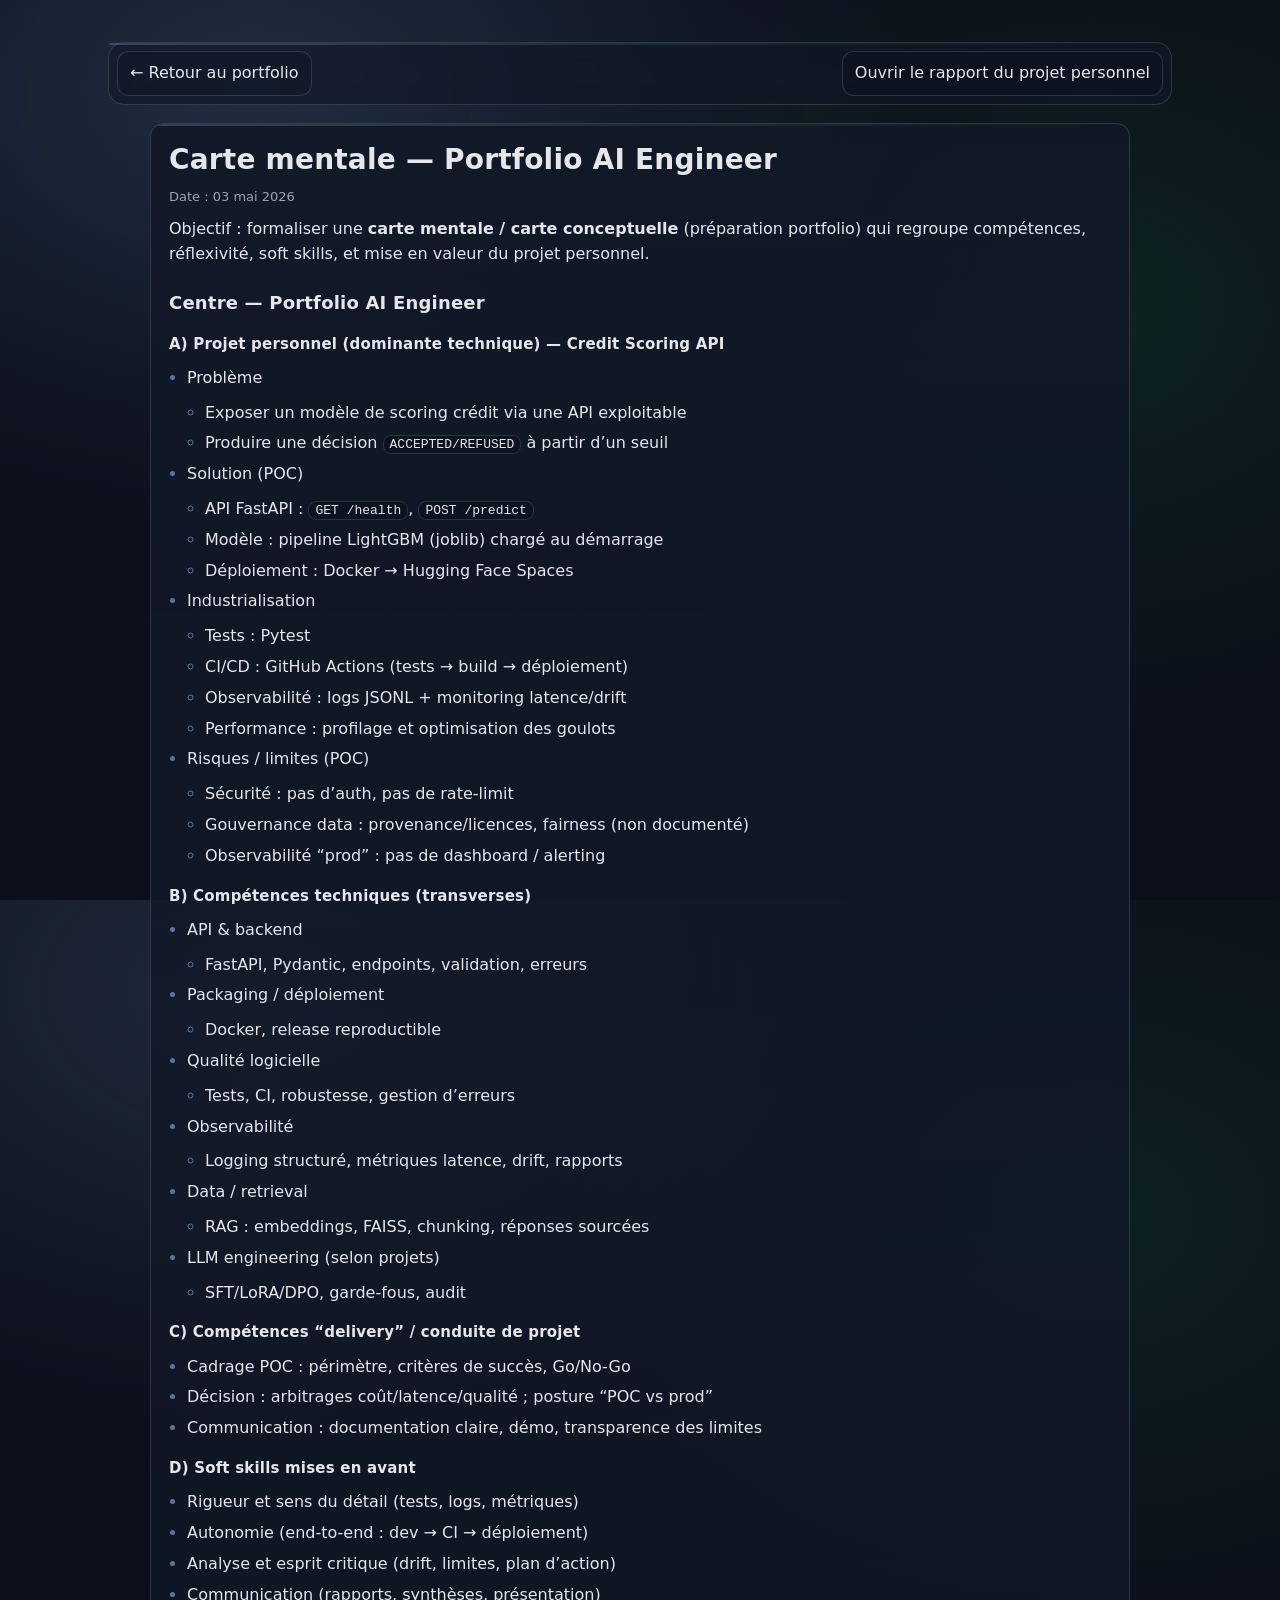
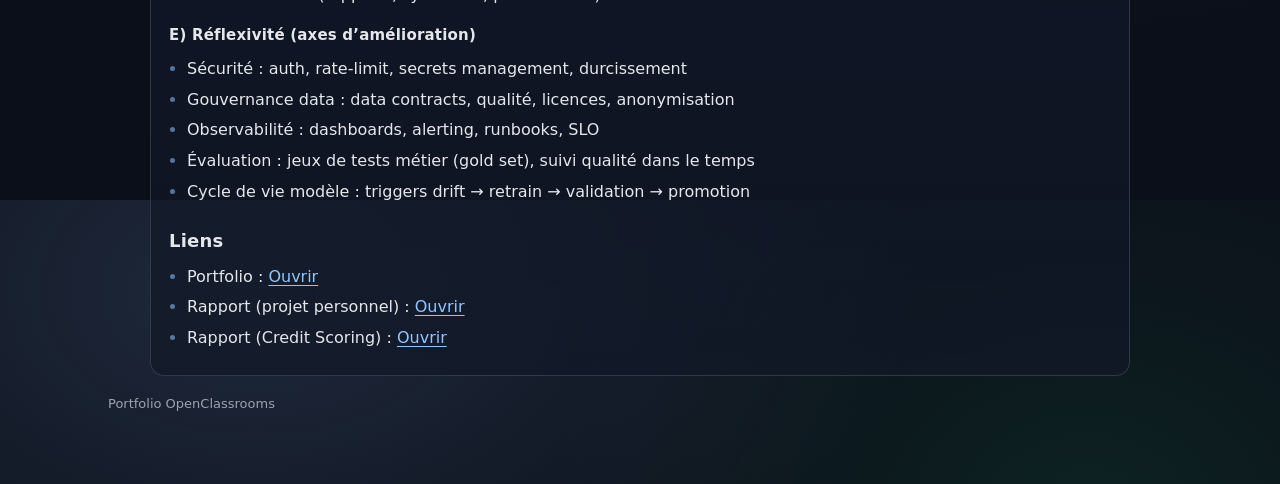
<file: docs/rapports/carte_mentale_P15.html>
<!doctype html>
<html lang="fr">
  <head>
    <meta charset="utf-8" />
    <meta name="viewport" content="width=device-width, initial-scale=1" />
    <title>Carte mentale — Portfolio AI Engineer</title>
    <meta name="description" content="Carte mentale / carte conceptuelle (portfolio AI Engineer)" />
    <link rel="stylesheet" href="../style.css" />
    <style>
      article{max-width:980px;margin:0 auto}
      .topbar{display:flex;gap:10px;flex-wrap:wrap;align-items:center;justify-content:space-between;margin:18px 0}
      .topbar a{text-decoration:none}
      .doc h1{margin:0 0 6px;font-size:26px;letter-spacing:.2px}
      .doc h2{margin:22px 0 10px;font-size:18px;letter-spacing:.2px}
      .doc h3{margin:16px 0 8px;font-size:15px;letter-spacing:.2px}
      .doc p{margin:10px 0}
      .doc code{background:rgba(0,0,0,.18);border:1px solid var(--border);padding:1px 6px;border-radius:8px}
      .doc .meta{color:var(--muted);font-size:13px}
    </style>
  </head>
  <body>
    <div class="container">
      <div class="topbar">
        <a class="btn btn--ghost" href="../index.html">← Retour au portfolio</a>
        <a class="btn btn--ghost" href="./rapport_P15_projet_perso_credit_scoring.html">Ouvrir le rapport du projet personnel</a>
      </div>

      <article class="card doc">
        <h1>Carte mentale — Portfolio AI Engineer</h1>
        <p class="meta">Date : 03 mai 2026</p>

        <p>
          Objectif : formaliser une <strong>carte mentale / carte conceptuelle</strong> (préparation portfolio) qui regroupe compétences,
          réflexivité, soft skills, et mise en valeur du projet personnel.
        </p>

        <h2>Centre — Portfolio AI Engineer</h2>

        <h3>A) Projet personnel (dominante technique) — Credit Scoring API</h3>
        <ul>
          <li>
            Problème
            <ul>
              <li>Exposer un modèle de scoring crédit via une API exploitable</li>
              <li>Produire une décision <code>ACCEPTED/REFUSED</code> à partir d’un seuil</li>
            </ul>
          </li>
          <li>
            Solution (POC)
            <ul>
              <li>API FastAPI : <code>GET /health</code>, <code>POST /predict</code></li>
              <li>Modèle : pipeline LightGBM (joblib) chargé au démarrage</li>
              <li>Déploiement : Docker → Hugging Face Spaces</li>
            </ul>
          </li>
          <li>
            Industrialisation
            <ul>
              <li>Tests : Pytest</li>
              <li>CI/CD : GitHub Actions (tests → build → déploiement)</li>
              <li>Observabilité : logs JSONL + monitoring latence/drift</li>
              <li>Performance : profilage et optimisation des goulots</li>
            </ul>
          </li>
          <li>
            Risques / limites (POC)
            <ul>
              <li>Sécurité : pas d’auth, pas de rate-limit</li>
              <li>Gouvernance data : provenance/licences, fairness (non documenté)</li>
              <li>Observabilité “prod” : pas de dashboard / alerting</li>
            </ul>
          </li>
        </ul>

        <h3>B) Compétences techniques (transverses)</h3>
        <ul>
          <li>
            API &amp; backend
            <ul>
              <li>FastAPI, Pydantic, endpoints, validation, erreurs</li>
            </ul>
          </li>
          <li>
            Packaging / déploiement
            <ul>
              <li>Docker, release reproductible</li>
            </ul>
          </li>
          <li>
            Qualité logicielle
            <ul>
              <li>Tests, CI, robustesse, gestion d’erreurs</li>
            </ul>
          </li>
          <li>
            Observabilité
            <ul>
              <li>Logging structuré, métriques latence, drift, rapports</li>
            </ul>
          </li>
          <li>
            Data / retrieval
            <ul>
              <li>RAG : embeddings, FAISS, chunking, réponses sourcées</li>
            </ul>
          </li>
          <li>
            LLM engineering (selon projets)
            <ul>
              <li>SFT/LoRA/DPO, garde-fous, audit</li>
            </ul>
          </li>
        </ul>

        <h3>C) Compétences “delivery” / conduite de projet</h3>
        <ul>
          <li>Cadrage POC : périmètre, critères de succès, Go/No-Go</li>
          <li>Décision : arbitrages coût/latence/qualité ; posture “POC vs prod”</li>
          <li>Communication : documentation claire, démo, transparence des limites</li>
        </ul>

        <h3>D) Soft skills mises en avant</h3>
        <ul>
          <li>Rigueur et sens du détail (tests, logs, métriques)</li>
          <li>Autonomie (end-to-end : dev → CI → déploiement)</li>
          <li>Analyse et esprit critique (drift, limites, plan d’action)</li>
          <li>Communication (rapports, synthèses, présentation)</li>
        </ul>

        <h3>E) Réflexivité (axes d’amélioration)</h3>
        <ul>
          <li>Sécurité : auth, rate-limit, secrets management, durcissement</li>
          <li>Gouvernance data : data contracts, qualité, licences, anonymisation</li>
          <li>Observabilité : dashboards, alerting, runbooks, SLO</li>
          <li>Évaluation : jeux de tests métier (gold set), suivi qualité dans le temps</li>
          <li>Cycle de vie modèle : triggers drift → retrain → validation → promotion</li>
        </ul>

        <h2>Liens</h2>
        <ul>
          <li>Portfolio : <a href="../index.html">Ouvrir</a></li>
          <li>Rapport (projet personnel) : <a href="./rapport_P15_projet_perso_credit_scoring.html">Ouvrir</a></li>
          <li>Rapport (Credit Scoring) : <a href="./rapport_P8_credit_scoring.html">Ouvrir</a></li>
        </ul>
      </article>

      <footer class="small muted" style="margin-top:18px">Portfolio OpenClassrooms</footer>
    </div>
  </body>
</html>
</file>
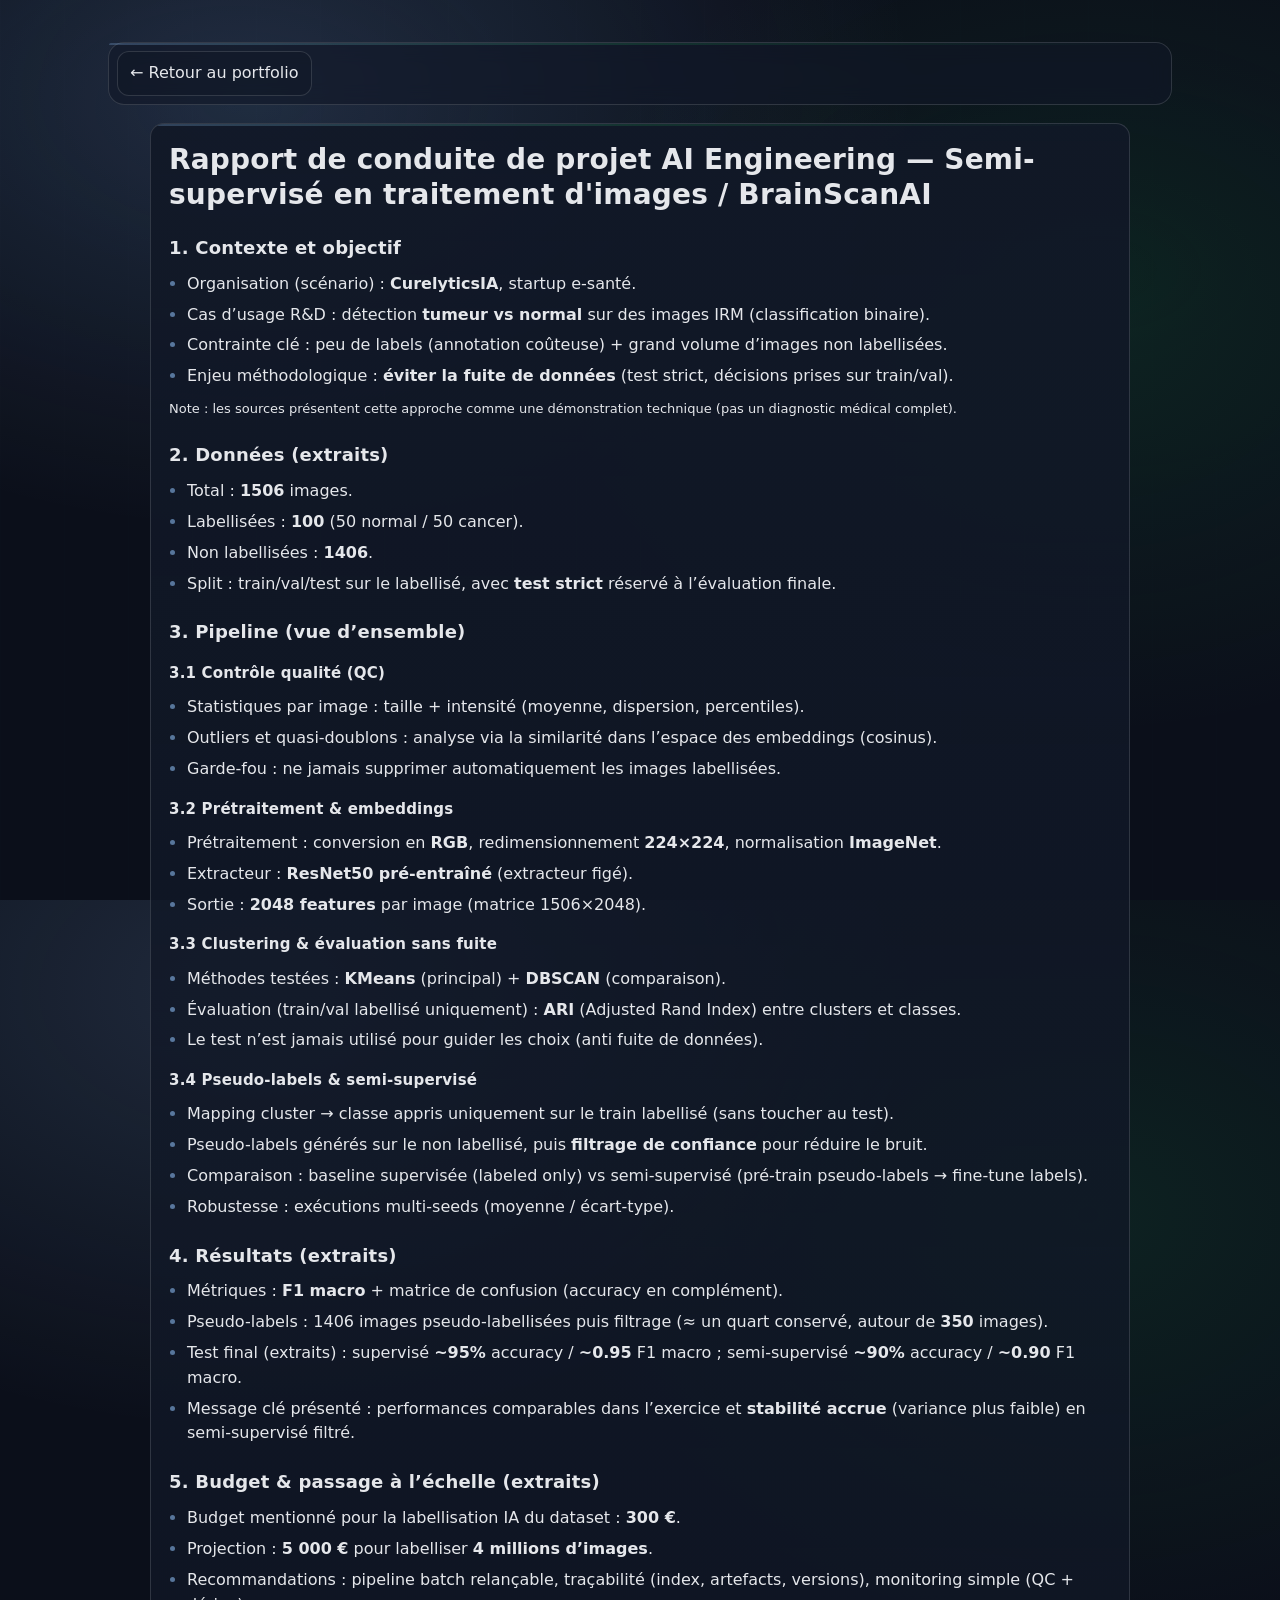
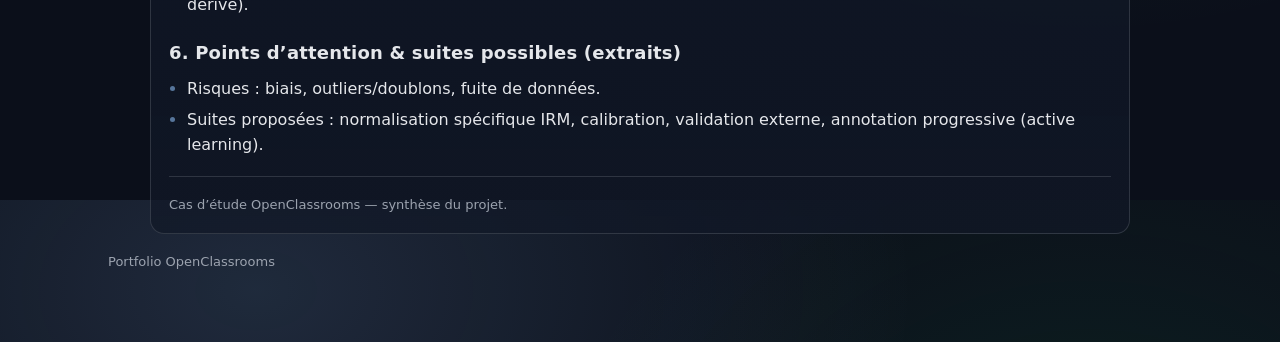
<file: docs/rapports/rapport_P10_labellisez_semi_supervisees_traitement_images.html>
<!doctype html>
<html lang="fr">
  <head>
    <meta charset="utf-8" />
    <meta name="viewport" content="width=device-width, initial-scale=1" />
    <title>Rapport — Semi-supervisé en traitement d'images</title>
    <meta
      name="description"
      content="Rapport de conduite de projet AI Engineering — Computer Vision / semi-supervisé / clustering / pseudo-labels"
    />
    <link rel="stylesheet" href="../style.css" />
    <style>
      article{max-width:980px;margin:0 auto}
      .topbar{display:flex;gap:10px;flex-wrap:wrap;align-items:center;justify-content:space-between;margin:18px 0}
      .topbar a{text-decoration:none}
      .doc h1{margin:0 0 6px;font-size:26px;letter-spacing:.2px}
      .doc h2{margin:22px 0 10px;font-size:18px;letter-spacing:.2px}
      .doc h3{margin:16px 0 8px;font-size:15px;letter-spacing:.2px}
      .doc p{margin:10px 0}
      .doc code{background:rgba(0,0,0,.18);border:1px solid var(--border);padding:1px 6px;border-radius:8px}
      .doc .meta{color:var(--muted);font-size:13px}
    </style>
  </head>
  <body>
    <div class="container">
      <div class="topbar">
        <a class="btn btn--ghost" href="../index.html">← Retour au portfolio</a>
      </div>

      <article class="card doc">
        <h1>Rapport de conduite de projet AI Engineering — Semi-supervisé en traitement d'images / BrainScanAI</h1>

        <h2>1. Contexte et objectif</h2>
        <ul>
          <li>Organisation (scénario) : <strong>CurelyticsIA</strong>, startup e-santé.</li>
          <li>Cas d’usage R&D : détection <strong>tumeur vs normal</strong> sur des images IRM (classification binaire).</li>
          <li>Contrainte clé : peu de labels (annotation coûteuse) + grand volume d’images non labellisées.</li>
          <li>Enjeu méthodologique : <strong>éviter la fuite de données</strong> (test strict, décisions prises sur train/val).</li>
        </ul>
        <p class="small muted">Note : les sources présentent cette approche comme une démonstration technique (pas un diagnostic médical complet).</p>

        <h2>2. Données (extraits)</h2>
        <ul>
          <li>Total : <strong>1506</strong> images.</li>
          <li>Labellisées : <strong>100</strong> (50 normal / 50 cancer).</li>
          <li>Non labellisées : <strong>1406</strong>.</li>
          <li>Split : train/val/test sur le labellisé, avec <strong>test strict</strong> réservé à l’évaluation finale.</li>
        </ul>

        <h2>3. Pipeline (vue d’ensemble)</h2>
        <h3>3.1 Contrôle qualité (QC)</h3>
        <ul>
          <li>Statistiques par image : taille + intensité (moyenne, dispersion, percentiles).</li>
          <li>Outliers et quasi-doublons : analyse via la similarité dans l’espace des embeddings (cosinus).</li>
          <li>Garde-fou : ne jamais supprimer automatiquement les images labellisées.</li>
        </ul>

        <h3>3.2 Prétraitement & embeddings</h3>
        <ul>
          <li>Prétraitement : conversion en <strong>RGB</strong>, redimensionnement <strong>224×224</strong>, normalisation <strong>ImageNet</strong>.</li>
          <li>Extracteur : <strong>ResNet50 pré-entraîné</strong> (extracteur figé).</li>
          <li>Sortie : <strong>2048 features</strong> par image (matrice 1506×2048).</li>
        </ul>

        <h3>3.3 Clustering & évaluation sans fuite</h3>
        <ul>
          <li>Méthodes testées : <strong>KMeans</strong> (principal) + <strong>DBSCAN</strong> (comparaison).</li>
          <li>Évaluation (train/val labellisé uniquement) : <strong>ARI</strong> (Adjusted Rand Index) entre clusters et classes.</li>
          <li>Le test n’est jamais utilisé pour guider les choix (anti fuite de données).</li>
        </ul>

        <h3>3.4 Pseudo-labels & semi-supervisé</h3>
        <ul>
          <li>Mapping cluster → classe appris uniquement sur le train labellisé (sans toucher au test).</li>
          <li>Pseudo-labels générés sur le non labellisé, puis <strong>filtrage de confiance</strong> pour réduire le bruit.</li>
          <li>Comparaison : baseline supervisée (labeled only) vs semi-supervisé (pré-train pseudo-labels → fine-tune labels).</li>
          <li>Robustesse : exécutions multi-seeds (moyenne / écart-type).</li>
        </ul>

        <h2>4. Résultats (extraits)</h2>
        <ul>
          <li>Métriques : <strong>F1 macro</strong> + matrice de confusion (accuracy en complément).</li>
          <li>Pseudo-labels : 1406 images pseudo-labellisées puis filtrage (≈ un quart conservé, autour de <strong>350</strong> images).</li>
          <li>Test final (extraits) : supervisé <strong>~95%</strong> accuracy / <strong>~0.95</strong> F1 macro ; semi-supervisé <strong>~90%</strong> accuracy / <strong>~0.90</strong> F1 macro.</li>
          <li>Message clé présenté : performances comparables dans l’exercice et <strong>stabilité accrue</strong> (variance plus faible) en semi-supervisé filtré.</li>
        </ul>

        <h2>5. Budget & passage à l’échelle (extraits)</h2>
        <ul>
          <li>Budget mentionné pour la labellisation IA du dataset : <strong>300 €</strong>.</li>
          <li>Projection : <strong>5 000 €</strong> pour labelliser <strong>4 millions d’images</strong>.</li>
          <li>Recommandations : pipeline batch relançable, traçabilité (index, artefacts, versions), monitoring simple (QC + dérive).</li>
        </ul>

        <h2>6. Points d’attention & suites possibles (extraits)</h2>
        <ul>
          <li>Risques : biais, outliers/doublons, fuite de données.</li>
          <li>Suites proposées : normalisation spécifique IRM, calibration, validation externe, annotation progressive (active learning).</li>
        </ul>

        <hr />
        <div class="meta">Cas d’étude OpenClassrooms — synthèse du projet.</div>
      </article>

      <footer class="small muted" style="margin-top:18px">Portfolio OpenClassrooms</footer>
    </div>
  </body>
</html>
</file>
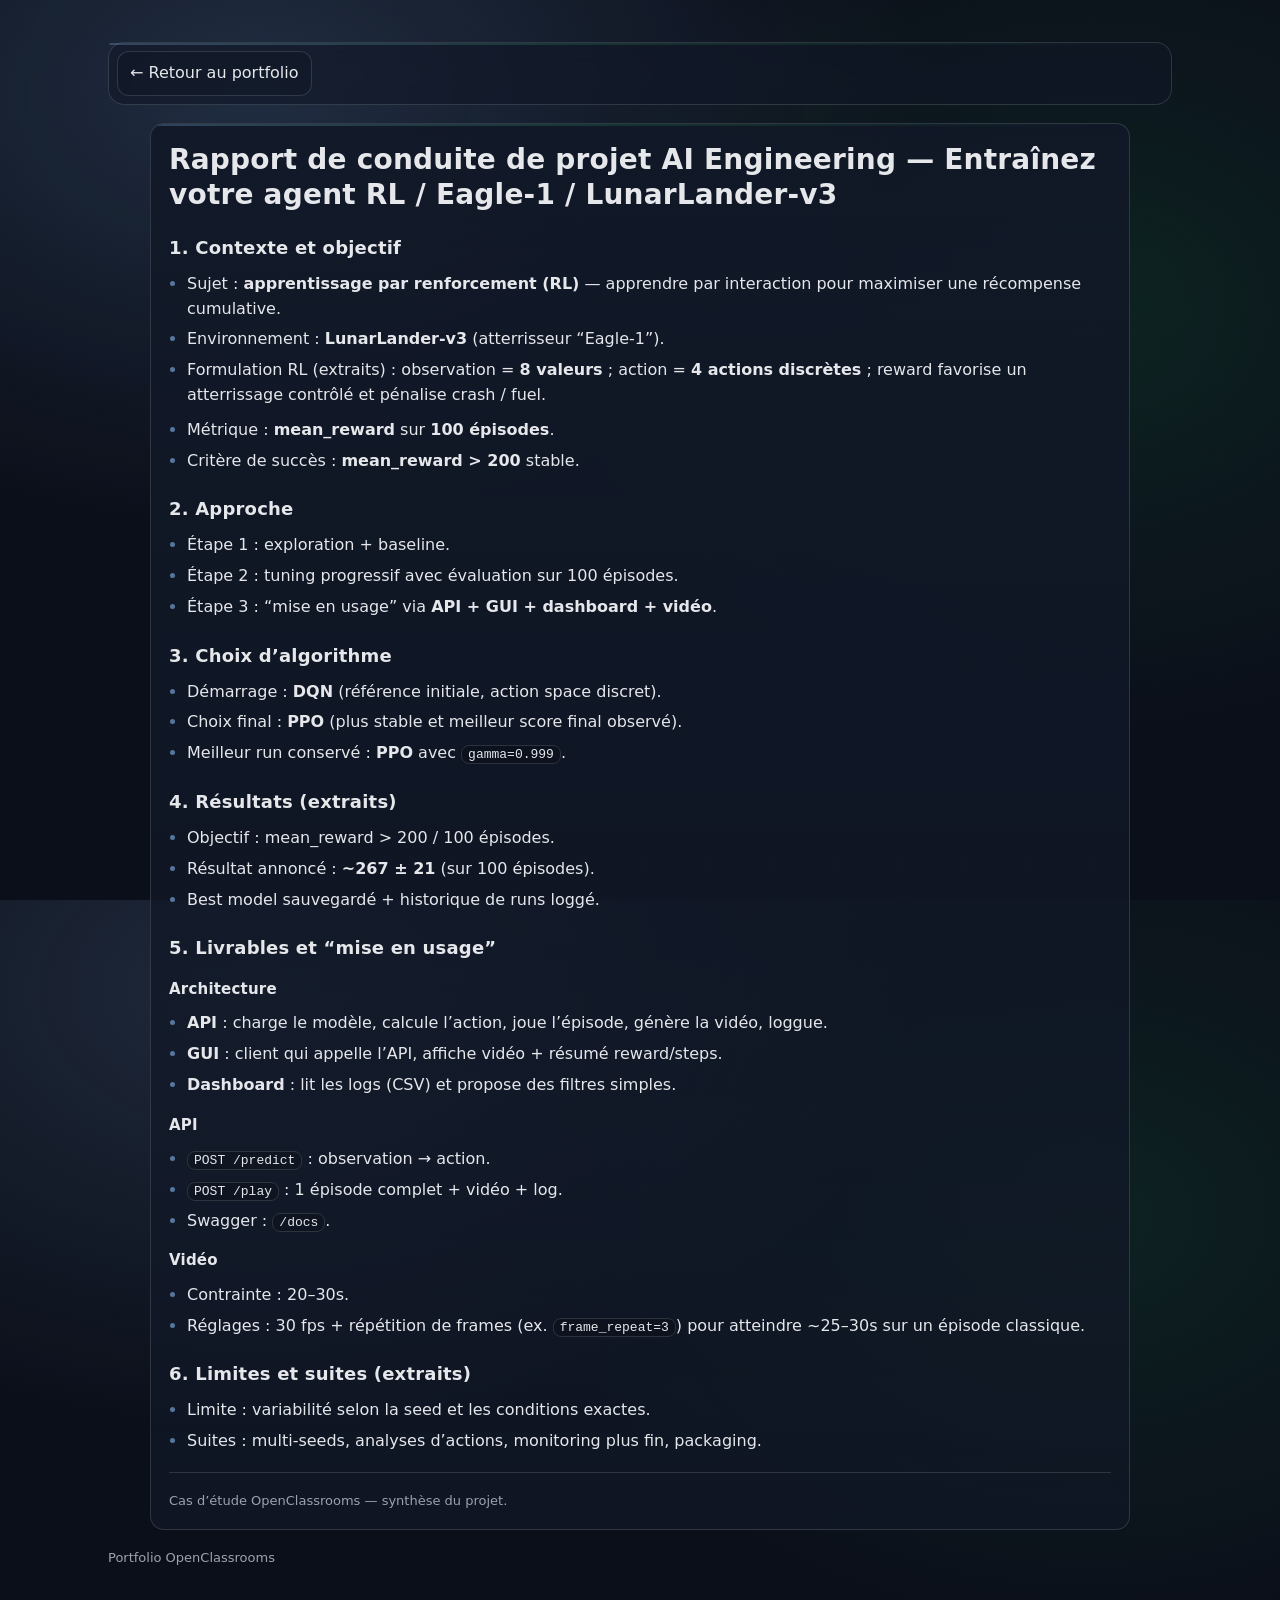
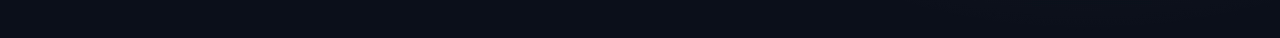
<file: docs/rapports/rapport_P11_entrainer_agent_rl.html>
<!doctype html>
<html lang="fr">
  <head>
    <meta charset="utf-8" />
    <meta name="viewport" content="width=device-width, initial-scale=1" />
    <title>Rapport — Entraînez votre agent RL</title>
    <meta name="description" content="Rapport de conduite de projet AI Engineering — RL / LunarLander-v3 / PPO / API+GUI+dashboard" />
    <link rel="stylesheet" href="../style.css" />
    <style>
      article{max-width:980px;margin:0 auto}
      .topbar{display:flex;gap:10px;flex-wrap:wrap;align-items:center;justify-content:space-between;margin:18px 0}
      .topbar a{text-decoration:none}
      .doc h1{margin:0 0 6px;font-size:26px;letter-spacing:.2px}
      .doc h2{margin:22px 0 10px;font-size:18px;letter-spacing:.2px}
      .doc h3{margin:16px 0 8px;font-size:15px;letter-spacing:.2px}
      .doc p{margin:10px 0}
      .doc code{background:rgba(0,0,0,.18);border:1px solid var(--border);padding:1px 6px;border-radius:8px}
      .doc .meta{color:var(--muted);font-size:13px}
    </style>
  </head>
  <body>
    <div class="container">
      <div class="topbar">
        <a class="btn btn--ghost" href="../index.html">← Retour au portfolio</a>
      </div>

      <article class="card doc">
        <h1>Rapport de conduite de projet AI Engineering — Entraînez votre agent RL / Eagle‑1 / LunarLander‑v3</h1>

        <h2>1. Contexte et objectif</h2>
        <ul>
          <li>Sujet : <strong>apprentissage par renforcement (RL)</strong> — apprendre par interaction pour maximiser une récompense cumulative.</li>
          <li>Environnement : <strong>LunarLander‑v3</strong> (atterrisseur “Eagle‑1”).</li>
          <li>Formulation RL (extraits) : observation = <strong>8 valeurs</strong> ; action = <strong>4 actions discrètes</strong> ; reward favorise un atterrissage contrôlé et pénalise crash / fuel.</li>
        </ul>
        <ul>
          <li>Métrique : <strong>mean_reward</strong> sur <strong>100 épisodes</strong>.</li>
          <li>Critère de succès : <strong>mean_reward &gt; 200</strong> stable.</li>
        </ul>

        <h2>2. Approche</h2>
        <ul>
          <li>Étape 1 : exploration + baseline.</li>
          <li>Étape 2 : tuning progressif avec évaluation sur 100 épisodes.</li>
          <li>Étape 3 : “mise en usage” via <strong>API + GUI + dashboard + vidéo</strong>.</li>
        </ul>

        <h2>3. Choix d’algorithme</h2>
        <ul>
          <li>Démarrage : <strong>DQN</strong> (référence initiale, action space discret).</li>
          <li>Choix final : <strong>PPO</strong> (plus stable et meilleur score final observé).</li>
          <li>Meilleur run conservé : <strong>PPO</strong> avec <code>gamma=0.999</code>.</li>
        </ul>

        <h2>4. Résultats (extraits)</h2>
        <ul>
          <li>Objectif : mean_reward &gt; 200 / 100 épisodes.</li>
          <li>Résultat annoncé : <strong>~267 ± 21</strong> (sur 100 épisodes).</li>
          <li>Best model sauvegardé + historique de runs loggé.</li>
        </ul>

        <h2>5. Livrables et “mise en usage”</h2>

        <h3>Architecture</h3>
        <ul>
          <li><strong>API</strong> : charge le modèle, calcule l’action, joue l’épisode, génère la vidéo, loggue.</li>
          <li><strong>GUI</strong> : client qui appelle l’API, affiche vidéo + résumé reward/steps.</li>
          <li><strong>Dashboard</strong> : lit les logs (CSV) et propose des filtres simples.</li>
        </ul>

        <h3>API</h3>
        <ul>
          <li><code>POST /predict</code> : observation → action.</li>
          <li><code>POST /play</code> : 1 épisode complet + vidéo + log.</li>
          <li>Swagger : <code>/docs</code>.</li>
        </ul>

        <h3>Vidéo</h3>
        <ul>
          <li>Contrainte : 20–30s.</li>
          <li>Réglages : 30 fps + répétition de frames (ex. <code>frame_repeat=3</code>) pour atteindre ~25–30s sur un épisode classique.</li>
        </ul>

        <h2>6. Limites et suites (extraits)</h2>
        <ul>
          <li>Limite : variabilité selon la seed et les conditions exactes.</li>
          <li>Suites : multi‑seeds, analyses d’actions, monitoring plus fin, packaging.</li>
        </ul>

        <hr />
        <div class="meta">Cas d’étude OpenClassrooms — synthèse du projet.</div>
      </article>

      <footer class="small muted" style="margin-top:18px">Portfolio OpenClassrooms</footer>
    </div>
  </body>
</html>
</file>
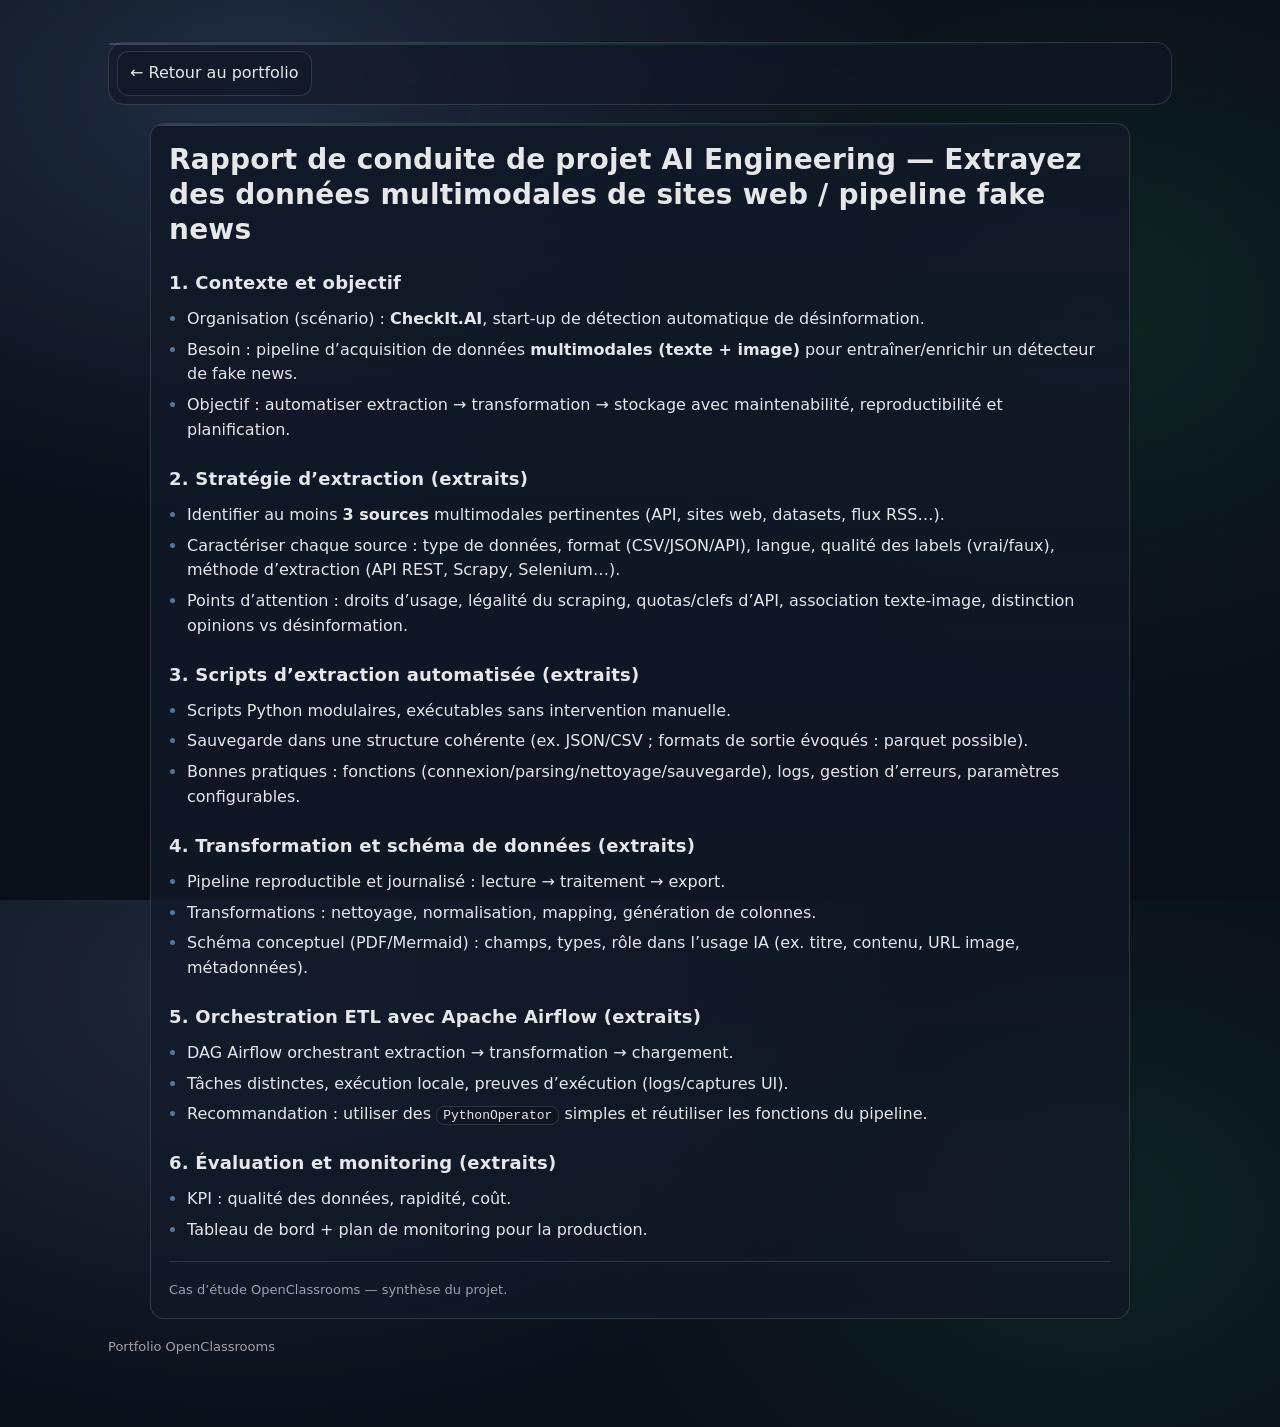
<file: docs/rapports/rapport_P12_extrayez_donnes_multimodales_web.html>
<!doctype html>
<html lang="fr">
  <head>
    <meta charset="utf-8" />
    <meta name="viewport" content="width=device-width, initial-scale=1" />
    <title>Rapport — Données multimodales (web)</title>
    <meta name="description" content="Rapport de conduite de projet AI Engineering — extraction multimodale / ETL / Airflow" />
    <link rel="stylesheet" href="../style.css" />
    <style>
      article{max-width:980px;margin:0 auto}
      .topbar{display:flex;gap:10px;flex-wrap:wrap;align-items:center;justify-content:space-between;margin:18px 0}
      .topbar a{text-decoration:none}
      .doc h1{margin:0 0 6px;font-size:26px;letter-spacing:.2px}
      .doc h2{margin:22px 0 10px;font-size:18px;letter-spacing:.2px}
      .doc h3{margin:16px 0 8px;font-size:15px;letter-spacing:.2px}
      .doc p{margin:10px 0}
      .doc code{background:rgba(0,0,0,.18);border:1px solid var(--border);padding:1px 6px;border-radius:8px}
      .doc .meta{color:var(--muted);font-size:13px}
    </style>
  </head>
  <body>
    <div class="container">
      <div class="topbar">
        <a class="btn btn--ghost" href="../index.html">← Retour au portfolio</a>
      </div>

      <article class="card doc">
        <h1>Rapport de conduite de projet AI Engineering — Extrayez des données multimodales de sites web / pipeline fake news</h1>

        <h2>1. Contexte et objectif</h2>
        <ul>
          <li>Organisation (scénario) : <strong>CheckIt.AI</strong>, start-up de détection automatique de désinformation.</li>
          <li>Besoin : pipeline d’acquisition de données <strong>multimodales (texte + image)</strong> pour entraîner/enrichir un détecteur de fake news.</li>
          <li>Objectif : automatiser extraction → transformation → stockage avec maintenabilité, reproductibilité et planification.</li>
        </ul>

        <h2>2. Stratégie d’extraction (extraits)</h2>
        <ul>
          <li>Identifier au moins <strong>3 sources</strong> multimodales pertinentes (API, sites web, datasets, flux RSS…).</li>
          <li>Caractériser chaque source : type de données, format (CSV/JSON/API), langue, qualité des labels (vrai/faux), méthode d’extraction (API REST, Scrapy, Selenium…).</li>
          <li>Points d’attention : droits d’usage, légalité du scraping, quotas/clefs d’API, association texte‑image, distinction opinions vs désinformation.</li>
        </ul>

        <h2>3. Scripts d’extraction automatisée (extraits)</h2>
        <ul>
          <li>Scripts Python modulaires, exécutables sans intervention manuelle.</li>
          <li>Sauvegarde dans une structure cohérente (ex. JSON/CSV ; formats de sortie évoqués : parquet possible).</li>
          <li>Bonnes pratiques : fonctions (connexion/parsing/nettoyage/sauvegarde), logs, gestion d’erreurs, paramètres configurables.</li>
        </ul>

        <h2>4. Transformation et schéma de données (extraits)</h2>
        <ul>
          <li>Pipeline reproductible et journalisé : lecture → traitement → export.</li>
          <li>Transformations : nettoyage, normalisation, mapping, génération de colonnes.</li>
          <li>Schéma conceptuel (PDF/Mermaid) : champs, types, rôle dans l’usage IA (ex. titre, contenu, URL image, métadonnées).</li>
        </ul>

        <h2>5. Orchestration ETL avec Apache Airflow (extraits)</h2>
        <ul>
          <li>DAG Airflow orchestrant extraction → transformation → chargement.</li>
          <li>Tâches distinctes, exécution locale, preuves d’exécution (logs/captures UI).</li>
          <li>Recommandation : utiliser des <code>PythonOperator</code> simples et réutiliser les fonctions du pipeline.</li>
        </ul>

        <h2>6. Évaluation et monitoring (extraits)</h2>
        <ul>
          <li>KPI : qualité des données, rapidité, coût.</li>
          <li>Tableau de bord + plan de monitoring pour la production.</li>
        </ul>

        <hr />
        <div class="meta">Cas d’étude OpenClassrooms — synthèse du projet.</div>
      </article>

      <footer class="small muted" style="margin-top:18px">Portfolio OpenClassrooms</footer>
    </div>
  </body>
</html>
</file>
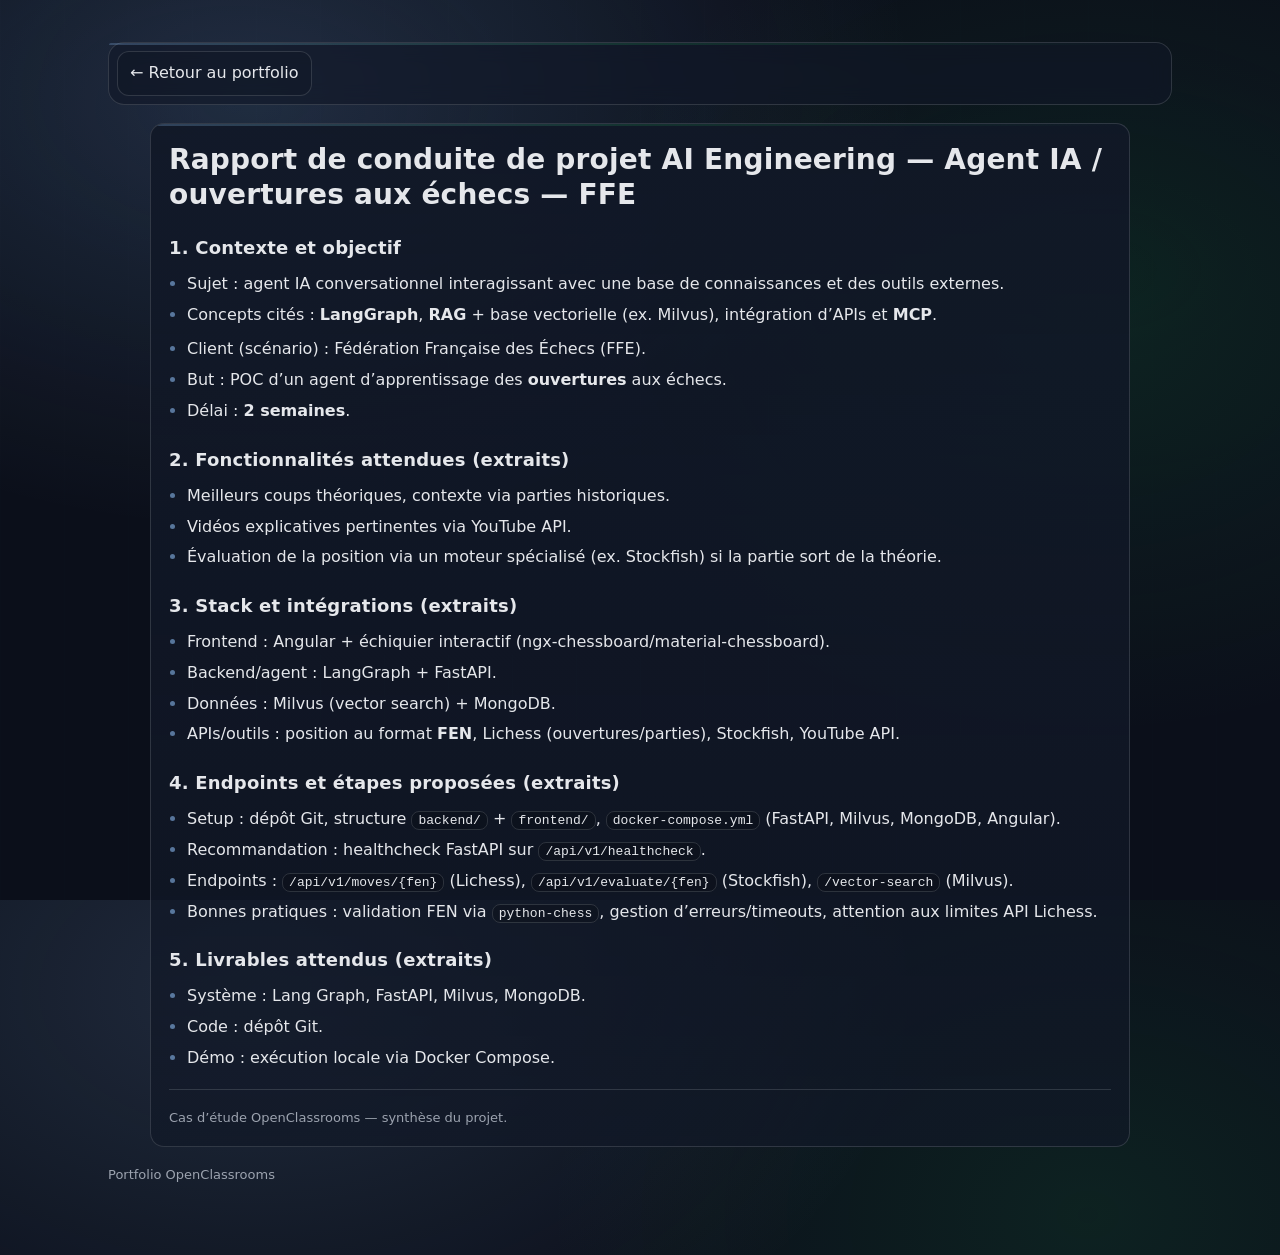
<file: docs/rapports/rapport_P13_agent_ia.html>
<!doctype html>
<html lang="fr">
  <head>
    <meta charset="utf-8" />
    <meta name="viewport" content="width=device-width, initial-scale=1" />
    <title>Rapport — Agent IA</title>
    <meta name="description" content="Rapport de conduite de projet AI Engineering — Agent IA / LangGraph / RAG / Milvus / APIs" />
    <link rel="stylesheet" href="../style.css" />
    <style>
      article{max-width:980px;margin:0 auto}
      .topbar{display:flex;gap:10px;flex-wrap:wrap;align-items:center;justify-content:space-between;margin:18px 0}
      .topbar a{text-decoration:none}
      .doc h1{margin:0 0 6px;font-size:26px;letter-spacing:.2px}
      .doc h2{margin:22px 0 10px;font-size:18px;letter-spacing:.2px}
      .doc h3{margin:16px 0 8px;font-size:15px;letter-spacing:.2px}
      .doc p{margin:10px 0}
      .doc code{background:rgba(0,0,0,.18);border:1px solid var(--border);padding:1px 6px;border-radius:8px}
      .doc .meta{color:var(--muted);font-size:13px}
    </style>
  </head>
  <body>
    <div class="container">
      <div class="topbar">
        <a class="btn btn--ghost" href="../index.html">← Retour au portfolio</a>
      </div>

      <article class="card doc">
        <h1>Rapport de conduite de projet AI Engineering — Agent IA / ouvertures aux échecs — FFE</h1>

        <h2>1. Contexte et objectif</h2>
        <ul>
          <li>Sujet : agent IA conversationnel interagissant avec une base de connaissances et des outils externes.</li>
          <li>Concepts cités : <strong>LangGraph</strong>, <strong>RAG</strong> + base vectorielle (ex. Milvus), intégration d’APIs et <strong>MCP</strong>.</li>
        </ul>
        <ul>
          <li>Client (scénario) : Fédération Française des Échecs (FFE).</li>
          <li>But : POC d’un agent d’apprentissage des <strong>ouvertures</strong> aux échecs.</li>
          <li>Délai : <strong>2 semaines</strong>.</li>
        </ul>

        <h2>2. Fonctionnalités attendues (extraits)</h2>
        <ul>
          <li>Meilleurs coups théoriques, contexte via parties historiques.</li>
          <li>Vidéos explicatives pertinentes via YouTube API.</li>
          <li>Évaluation de la position via un moteur spécialisé (ex. Stockfish) si la partie sort de la théorie.</li>
        </ul>

        <h2>3. Stack et intégrations (extraits)</h2>
        <ul>
          <li>Frontend : Angular + échiquier interactif (ngx-chessboard/material-chessboard).</li>
          <li>Backend/agent : LangGraph + FastAPI.</li>
          <li>Données : Milvus (vector search) + MongoDB.</li>
          <li>APIs/outils : position au format <strong>FEN</strong>, Lichess (ouvertures/parties), Stockfish, YouTube API.</li>
        </ul>

        <h2>4. Endpoints et étapes proposées (extraits)</h2>
        <ul>
          <li>Setup : dépôt Git, structure <code>backend/</code> + <code>frontend/</code>, <code>docker-compose.yml</code> (FastAPI, Milvus, MongoDB, Angular).</li>
          <li>Recommandation : healthcheck FastAPI sur <code>/api/v1/healthcheck</code>.</li>
          <li>Endpoints : <code>/api/v1/moves/{fen}</code> (Lichess), <code>/api/v1/evaluate/{fen}</code> (Stockfish), <code>/vector-search</code> (Milvus).</li>
          <li>Bonnes pratiques : validation FEN via <code>python-chess</code>, gestion d’erreurs/timeouts, attention aux limites API Lichess.</li>
        </ul>

        <h2>5. Livrables attendus (extraits)</h2>
        <ul>
          <li>Système : Lang Graph, FastAPI, Milvus, MongoDB.</li>
          <li>Code : dépôt Git.</li>
          <li>Démo : exécution locale via Docker Compose.</li>
        </ul>

        <hr />
        <div class="meta">Cas d’étude OpenClassrooms — synthèse du projet.</div>
      </article>

      <footer class="small muted" style="margin-top:18px">Portfolio OpenClassrooms</footer>
    </div>
  </body>
</html>
</file>
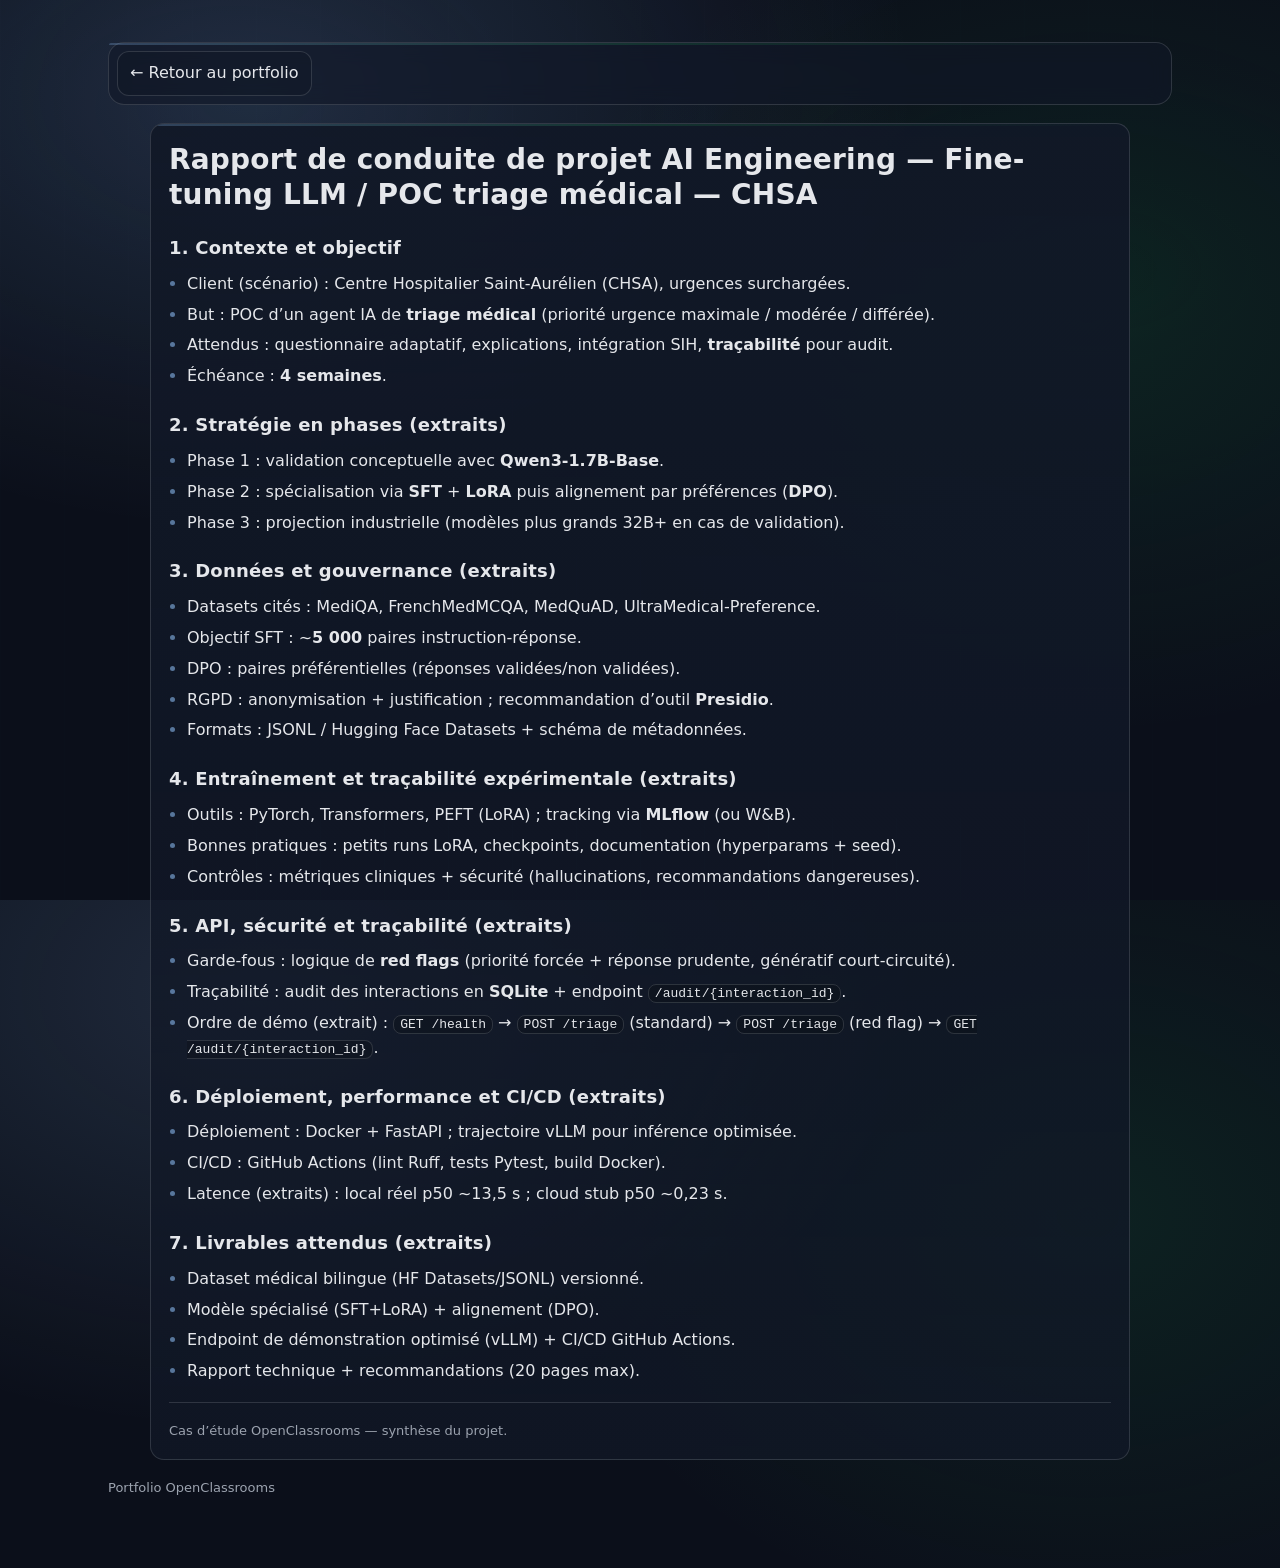
<file: docs/rapports/rapport_P14_finetuning_poc_ia.html>
<!doctype html>
<html lang="fr">
  <head>
    <meta charset="utf-8" />
    <meta name="viewport" content="width=device-width, initial-scale=1" />
    <title>Rapport — Fine-tuning LLM</title>
    <meta name="description" content="Rapport de conduite de projet AI Engineering — SFT/LoRA/DPO, triage médical, vLLM, CI/CD" />
    <link rel="stylesheet" href="../style.css" />
    <style>
      article{max-width:980px;margin:0 auto}
      .topbar{display:flex;gap:10px;flex-wrap:wrap;align-items:center;justify-content:space-between;margin:18px 0}
      .topbar a{text-decoration:none}
      .doc h1{margin:0 0 6px;font-size:26px;letter-spacing:.2px}
      .doc h2{margin:22px 0 10px;font-size:18px;letter-spacing:.2px}
      .doc h3{margin:16px 0 8px;font-size:15px;letter-spacing:.2px}
      .doc p{margin:10px 0}
      .doc code{background:rgba(0,0,0,.18);border:1px solid var(--border);padding:1px 6px;border-radius:8px}
      .doc .meta{color:var(--muted);font-size:13px}
    </style>
  </head>
  <body>
    <div class="container">
      <div class="topbar">
        <a class="btn btn--ghost" href="../index.html">← Retour au portfolio</a>
      </div>

      <article class="card doc">
        <h1>Rapport de conduite de projet AI Engineering — Fine-tuning LLM / POC triage médical — CHSA</h1>

        <h2>1. Contexte et objectif</h2>
        <ul>
          <li>Client (scénario) : Centre Hospitalier Saint‑Aurélien (CHSA), urgences surchargées.</li>
          <li>But : POC d’un agent IA de <strong>triage médical</strong> (priorité urgence maximale / modérée / différée).</li>
          <li>Attendus : questionnaire adaptatif, explications, intégration SIH, <strong>traçabilité</strong> pour audit.</li>
          <li>Échéance : <strong>4 semaines</strong>.</li>
        </ul>

        <h2>2. Stratégie en phases (extraits)</h2>
        <ul>
          <li>Phase 1 : validation conceptuelle avec <strong>Qwen3‑1.7B‑Base</strong>.</li>
          <li>Phase 2 : spécialisation via <strong>SFT</strong> + <strong>LoRA</strong> puis alignement par préférences (<strong>DPO</strong>).</li>
          <li>Phase 3 : projection industrielle (modèles plus grands 32B+ en cas de validation).</li>
        </ul>

        <h2>3. Données et gouvernance (extraits)</h2>
        <ul>
          <li>Datasets cités : MediQA, FrenchMedMCQA, MedQuAD, UltraMedical‑Preference.</li>
          <li>Objectif SFT : ~<strong>5 000</strong> paires instruction‑réponse.</li>
          <li>DPO : paires préférentielles (réponses validées/non validées).</li>
          <li>RGPD : anonymisation + justification ; recommandation d’outil <strong>Presidio</strong>.</li>
          <li>Formats : JSONL / Hugging Face Datasets + schéma de métadonnées.</li>
        </ul>

        <h2>4. Entraînement et traçabilité expérimentale (extraits)</h2>
        <ul>
          <li>Outils : PyTorch, Transformers, PEFT (LoRA) ; tracking via <strong>MLflow</strong> (ou W&amp;B).</li>
          <li>Bonnes pratiques : petits runs LoRA, checkpoints, documentation (hyperparams + seed).</li>
          <li>Contrôles : métriques cliniques + sécurité (hallucinations, recommandations dangereuses).</li>
        </ul>

        <h2>5. API, sécurité et traçabilité (extraits)</h2>
        <ul>
          <li>Garde‑fous : logique de <strong>red flags</strong> (priorité forcée + réponse prudente, génératif court‑circuité).</li>
          <li>Traçabilité : audit des interactions en <strong>SQLite</strong> + endpoint <code>/audit/{interaction_id}</code>.</li>
          <li>Ordre de démo (extrait) : <code>GET /health</code> → <code>POST /triage</code> (standard) → <code>POST /triage</code> (red flag) → <code>GET /audit/{interaction_id}</code>.</li>
        </ul>

        <h2>6. Déploiement, performance et CI/CD (extraits)</h2>
        <ul>
          <li>Déploiement : Docker + FastAPI ; trajectoire vLLM pour inférence optimisée.</li>
          <li>CI/CD : GitHub Actions (lint Ruff, tests Pytest, build Docker).</li>
          <li>Latence (extraits) : local réel p50 ~13,5 s ; cloud stub p50 ~0,23 s.</li>
        </ul>

        <h2>7. Livrables attendus (extraits)</h2>
        <ul>
          <li>Dataset médical bilingue (HF Datasets/JSONL) versionné.</li>
          <li>Modèle spécialisé (SFT+LoRA) + alignement (DPO).</li>
          <li>Endpoint de démonstration optimisé (vLLM) + CI/CD GitHub Actions.</li>
          <li>Rapport technique + recommandations (20 pages max).</li>
        </ul>

        <hr />
        <div class="meta">Cas d’étude OpenClassrooms — synthèse du projet.</div>
      </article>

      <footer class="small muted" style="margin-top:18px">Portfolio OpenClassrooms</footer>
    </div>
  </body>
</html>
</file>
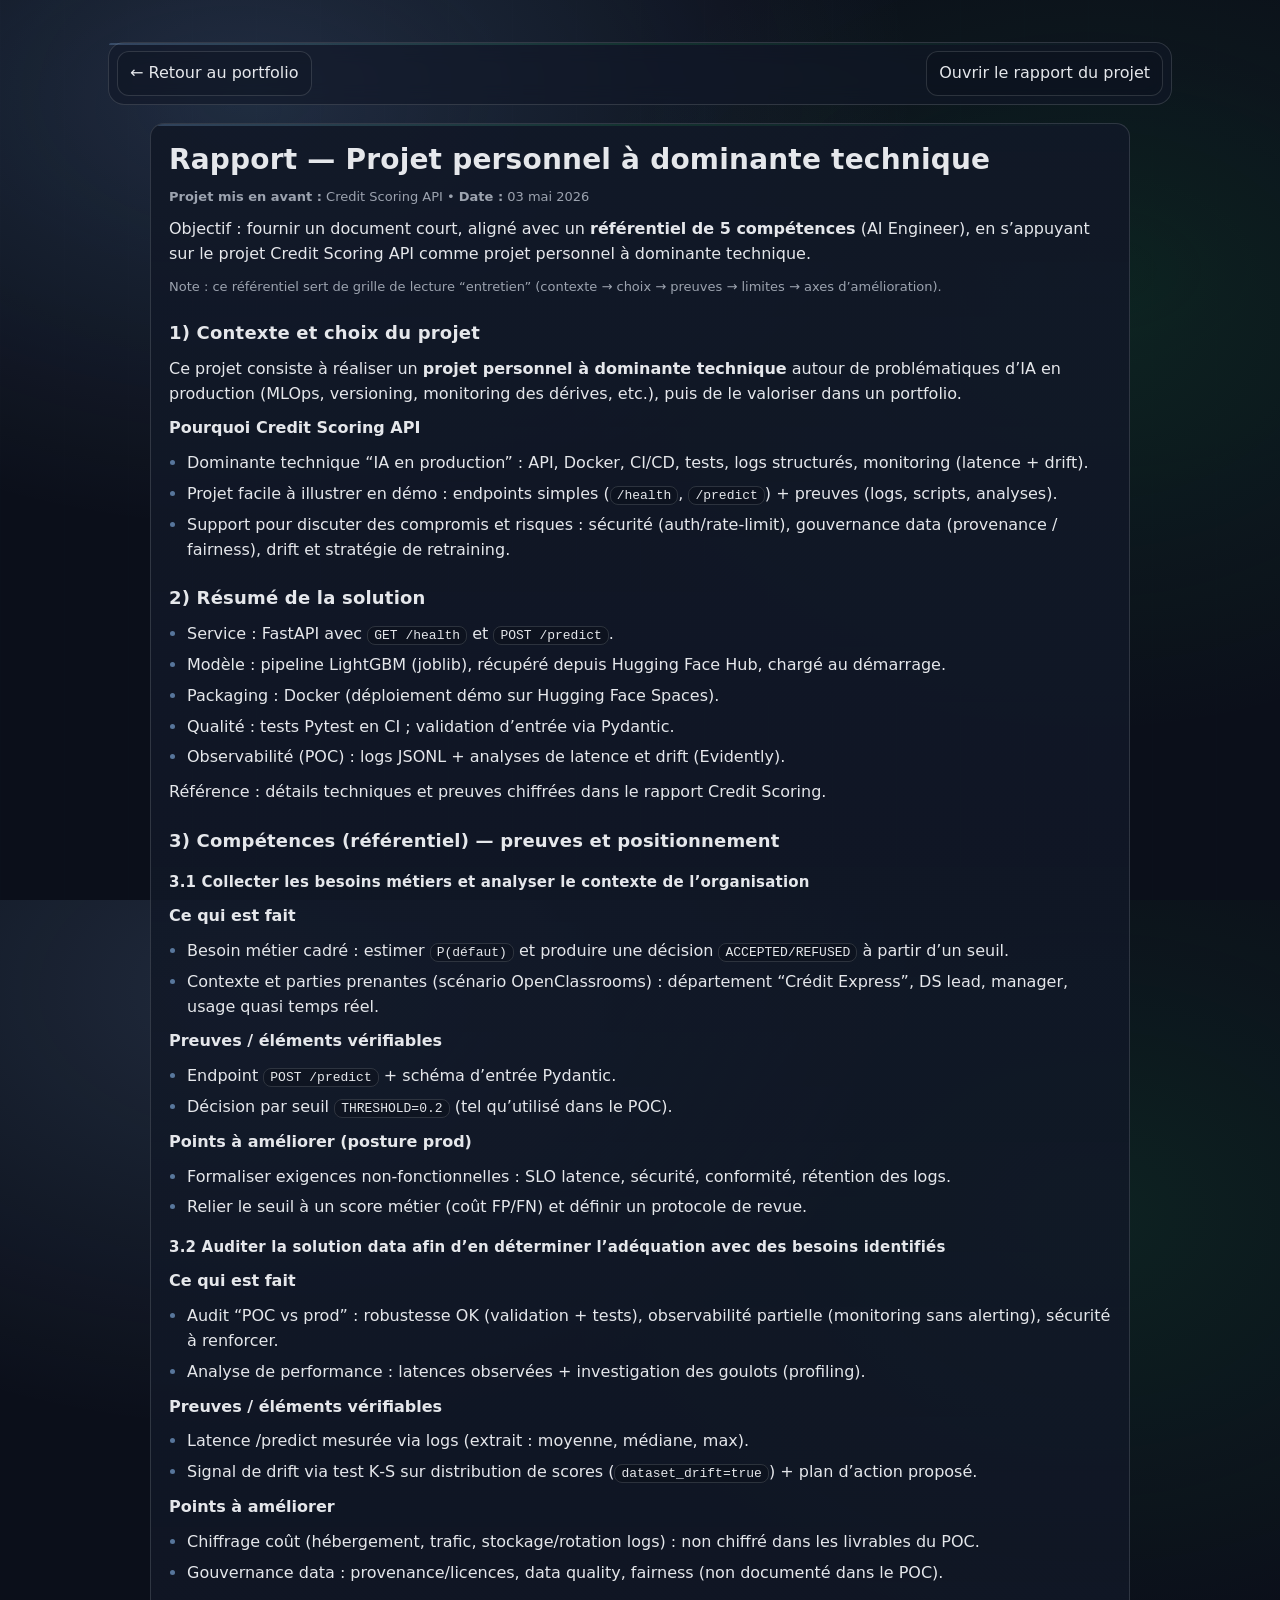
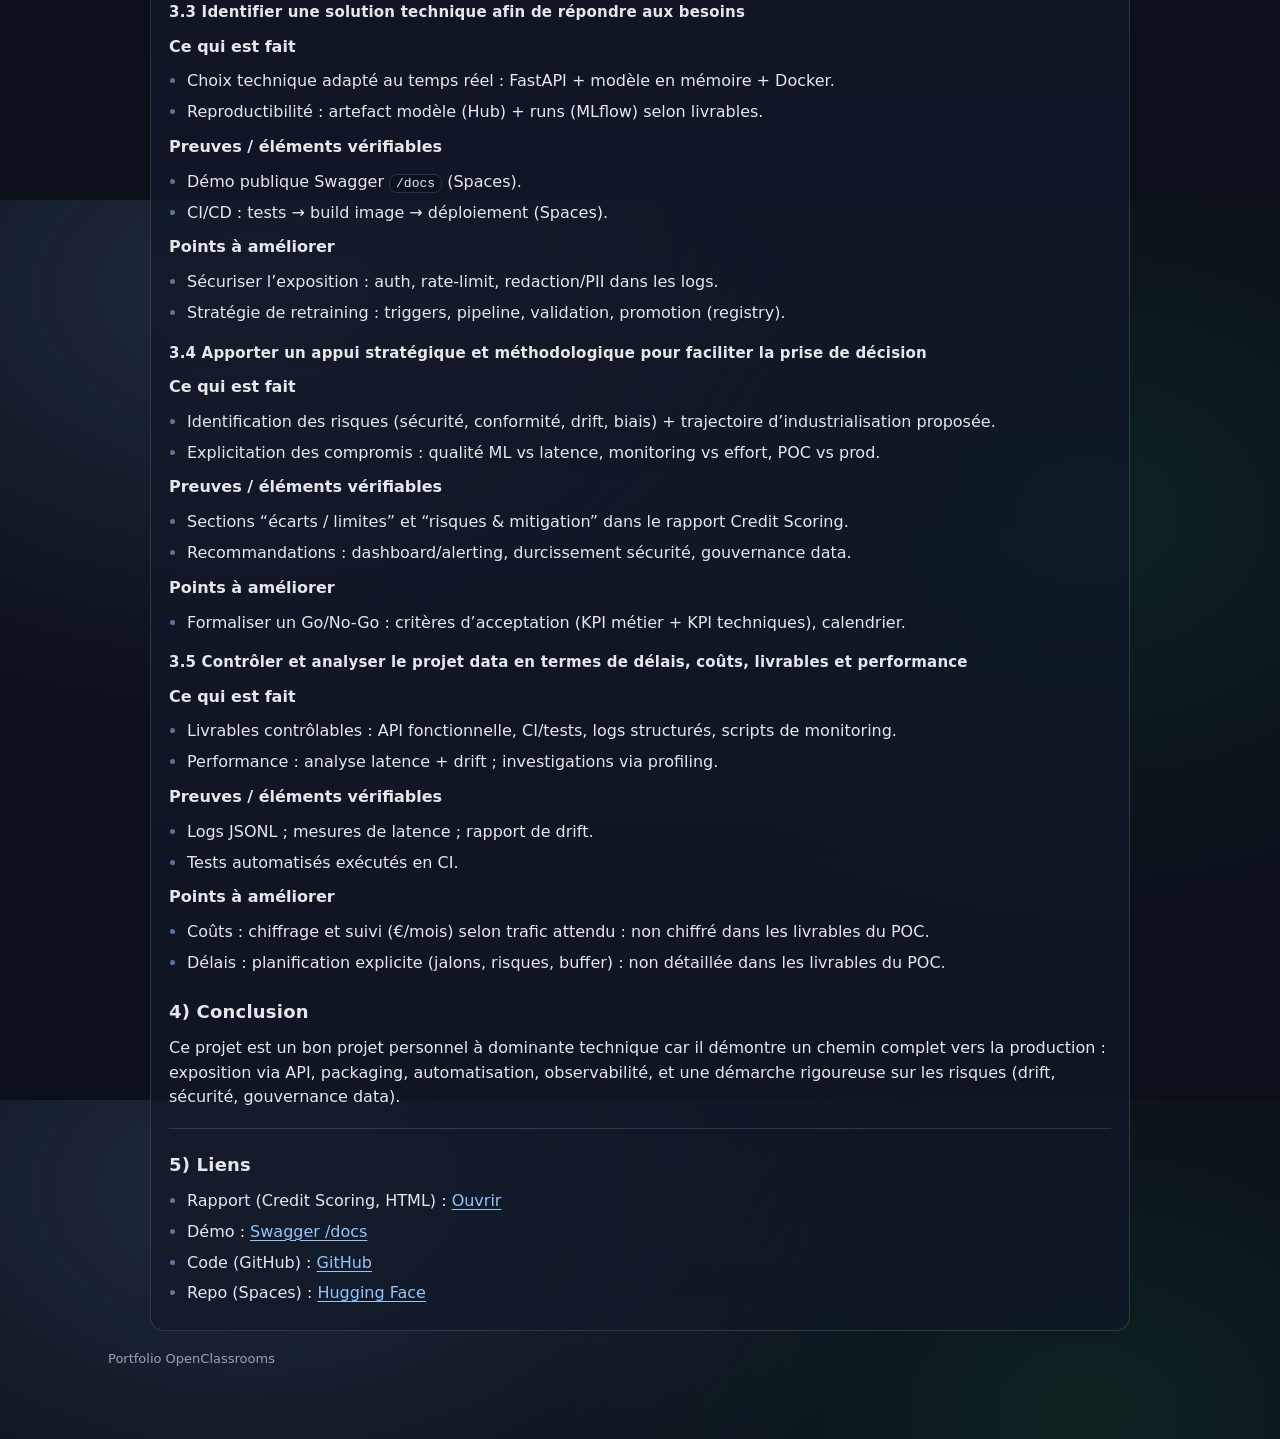
<file: docs/rapports/rapport_P15_projet_perso_credit_scoring.html>
<!doctype html>
<html lang="fr">
  <head>
    <meta charset="utf-8" />
    <meta name="viewport" content="width=device-width, initial-scale=1" />
    <title>Rapport — Projet personnel : Credit Scoring API</title>
    <meta name="description" content="Rapport — projet personnel à dominante technique, centré sur Credit Scoring API" />
    <link rel="stylesheet" href="../style.css" />
    <style>
      article{max-width:980px;margin:0 auto}
      .topbar{display:flex;gap:10px;flex-wrap:wrap;align-items:center;justify-content:space-between;margin:18px 0}
      .topbar a{text-decoration:none}
      .doc h1{margin:0 0 6px;font-size:26px;letter-spacing:.2px}
      .doc h2{margin:22px 0 10px;font-size:18px;letter-spacing:.2px}
      .doc h3{margin:16px 0 8px;font-size:15px;letter-spacing:.2px}
      .doc p{margin:10px 0}
      .doc code{background:rgba(0,0,0,.18);border:1px solid var(--border);padding:1px 6px;border-radius:8px}
      .doc .meta{color:var(--muted);font-size:13px}
    </style>
  </head>
  <body>
    <div class="container">
      <div class="topbar">
        <a class="btn btn--ghost" href="../index.html">← Retour au portfolio</a>
        <a class="btn btn--ghost" href="./rapport_P8_credit_scoring.html">Ouvrir le rapport du projet</a>
      </div>

      <article class="card doc">
        <h1>Rapport — Projet personnel à dominante technique</h1>
        <p class="meta"><strong>Projet mis en avant :</strong> Credit Scoring API • <strong>Date :</strong> 03 mai 2026</p>

        <p>
          Objectif : fournir un document court, aligné avec un <strong>référentiel de 5 compétences</strong> (AI Engineer),
          en s’appuyant sur le projet Credit Scoring API comme projet personnel à dominante technique.
        </p>
        <p class="meta">Note : ce référentiel sert de grille de lecture “entretien” (contexte → choix → preuves → limites → axes d’amélioration).</p>

        <h2>1) Contexte et choix du projet</h2>
        <p>
          Ce projet consiste à réaliser un <strong>projet personnel à dominante technique</strong> autour de problématiques d’IA en production
          (MLOps, versioning, monitoring des dérives, etc.), puis de le valoriser dans un portfolio.
        </p>
        <p><strong>Pourquoi Credit Scoring API</strong></p>
        <ul>
          <li>Dominante technique “IA en production” : API, Docker, CI/CD, tests, logs structurés, monitoring (latence + drift).</li>
          <li>Projet facile à illustrer en démo : endpoints simples (<code>/health</code>, <code>/predict</code>) + preuves (logs, scripts, analyses).</li>
          <li>Support pour discuter des compromis et risques : sécurité (auth/rate-limit), gouvernance data (provenance / fairness), drift et stratégie de retraining.</li>
        </ul>

        <h2>2) Résumé de la solution</h2>
        <ul>
          <li>Service : FastAPI avec <code>GET /health</code> et <code>POST /predict</code>.</li>
          <li>Modèle : pipeline LightGBM (joblib), récupéré depuis Hugging Face Hub, chargé au démarrage.</li>
          <li>Packaging : Docker (déploiement démo sur Hugging Face Spaces).</li>
          <li>Qualité : tests Pytest en CI ; validation d’entrée via Pydantic.</li>
          <li>Observabilité (POC) : logs JSONL + analyses de latence et drift (Evidently).</li>
        </ul>
        <p>Référence : détails techniques et preuves chiffrées dans le rapport Credit Scoring.</p>

        <h2>3) Compétences (référentiel) — preuves et positionnement</h2>

        <h3>3.1 Collecter les besoins métiers et analyser le contexte de l’organisation</h3>
        <p><strong>Ce qui est fait</strong></p>
        <ul>
          <li>Besoin métier cadré : estimer <code>P(défaut)</code> et produire une décision <code>ACCEPTED/REFUSED</code> à partir d’un seuil.</li>
          <li>Contexte et parties prenantes (scénario OpenClassrooms) : département “Crédit Express”, DS lead, manager, usage quasi temps réel.</li>
        </ul>
        <p><strong>Preuves / éléments vérifiables</strong></p>
        <ul>
          <li>Endpoint <code>POST /predict</code> + schéma d’entrée Pydantic.</li>
          <li>Décision par seuil <code>THRESHOLD=0.2</code> (tel qu’utilisé dans le POC).</li>
        </ul>
        <p><strong>Points à améliorer (posture prod)</strong></p>
        <ul>
          <li>Formaliser exigences non-fonctionnelles : SLO latence, sécurité, conformité, rétention des logs.</li>
          <li>Relier le seuil à un score métier (coût FP/FN) et définir un protocole de revue.</li>
        </ul>

        <h3>3.2 Auditer la solution data afin d’en déterminer l’adéquation avec des besoins identifiés</h3>
        <p><strong>Ce qui est fait</strong></p>
        <ul>
          <li>Audit “POC vs prod” : robustesse OK (validation + tests), observabilité partielle (monitoring sans alerting), sécurité à renforcer.</li>
          <li>Analyse de performance : latences observées + investigation des goulots (profiling).</li>
        </ul>
        <p><strong>Preuves / éléments vérifiables</strong></p>
        <ul>
          <li>Latence /predict mesurée via logs (extrait : moyenne, médiane, max).</li>
          <li>Signal de drift via test K‑S sur distribution de scores (<code>dataset_drift=true</code>) + plan d’action proposé.</li>
        </ul>
        <p><strong>Points à améliorer</strong></p>
        <ul>
          <li>Chiffrage coût (hébergement, trafic, stockage/rotation logs) : non chiffré dans les livrables du POC.</li>
          <li>Gouvernance data : provenance/licences, data quality, fairness (non documenté dans le POC).</li>
        </ul>

        <h3>3.3 Identifier une solution technique afin de répondre aux besoins</h3>
        <p><strong>Ce qui est fait</strong></p>
        <ul>
          <li>Choix technique adapté au temps réel : FastAPI + modèle en mémoire + Docker.</li>
          <li>Reproductibilité : artefact modèle (Hub) + runs (MLflow) selon livrables.</li>
        </ul>
        <p><strong>Preuves / éléments vérifiables</strong></p>
        <ul>
          <li>Démo publique Swagger <code>/docs</code> (Spaces).</li>
          <li>CI/CD : tests → build image → déploiement (Spaces).</li>
        </ul>
        <p><strong>Points à améliorer</strong></p>
        <ul>
          <li>Sécuriser l’exposition : auth, rate-limit, redaction/PII dans les logs.</li>
          <li>Stratégie de retraining : triggers, pipeline, validation, promotion (registry).</li>
        </ul>

        <h3>3.4 Apporter un appui stratégique et méthodologique pour faciliter la prise de décision</h3>
        <p><strong>Ce qui est fait</strong></p>
        <ul>
          <li>Identification des risques (sécurité, conformité, drift, biais) + trajectoire d’industrialisation proposée.</li>
          <li>Explicitation des compromis : qualité ML vs latence, monitoring vs effort, POC vs prod.</li>
        </ul>
        <p><strong>Preuves / éléments vérifiables</strong></p>
        <ul>
          <li>Sections “écarts / limites” et “risques &amp; mitigation” dans le rapport Credit Scoring.</li>
          <li>Recommandations : dashboard/alerting, durcissement sécurité, gouvernance data.</li>
        </ul>
        <p><strong>Points à améliorer</strong></p>
        <ul>
          <li>Formaliser un Go/No-Go : critères d’acceptation (KPI métier + KPI techniques), calendrier.</li>
        </ul>

        <h3>3.5 Contrôler et analyser le projet data en termes de délais, coûts, livrables et performance</h3>
        <p><strong>Ce qui est fait</strong></p>
        <ul>
          <li>Livrables contrôlables : API fonctionnelle, CI/tests, logs structurés, scripts de monitoring.</li>
          <li>Performance : analyse latence + drift ; investigations via profiling.</li>
        </ul>
        <p><strong>Preuves / éléments vérifiables</strong></p>
        <ul>
          <li>Logs JSONL ; mesures de latence ; rapport de drift.</li>
          <li>Tests automatisés exécutés en CI.</li>
        </ul>
        <p><strong>Points à améliorer</strong></p>
        <ul>
          <li>Coûts : chiffrage et suivi (€/mois) selon trafic attendu : non chiffré dans les livrables du POC.</li>
          <li>Délais : planification explicite (jalons, risques, buffer) : non détaillée dans les livrables du POC.</li>
        </ul>

        <h2>4) Conclusion</h2>
        <p>
          Ce projet est un bon projet personnel à dominante technique car il démontre un chemin complet vers la production :
          exposition via API, packaging, automatisation, observabilité, et une démarche rigoureuse sur les risques (drift, sécurité, gouvernance data).
        </p>

        <hr />

        <h2>5) Liens</h2>
        <ul>
          <li>Rapport (Credit Scoring, HTML) : <a href="./rapport_P8_credit_scoring.html">Ouvrir</a></li>
          <li>Démo : <a href="https://perachon-credit-scoring-api-v2.hf.space/docs" target="_blank" rel="noreferrer">Swagger /docs</a></li>
          <li>Code (GitHub) : <a href="https://github.com/perachon/p6-8-MLOps" target="_blank" rel="noreferrer">GitHub</a></li>
          <li>Repo (Spaces) : <a href="https://huggingface.co/spaces/perachon/credit-scoring-api-v2/tree/main" target="_blank" rel="noreferrer">Hugging Face</a></li>
        </ul>
      </article>

      <footer class="small muted" style="margin-top:18px">Portfolio OpenClassrooms</footer>
    </div>
  </body>
</html>
</file>
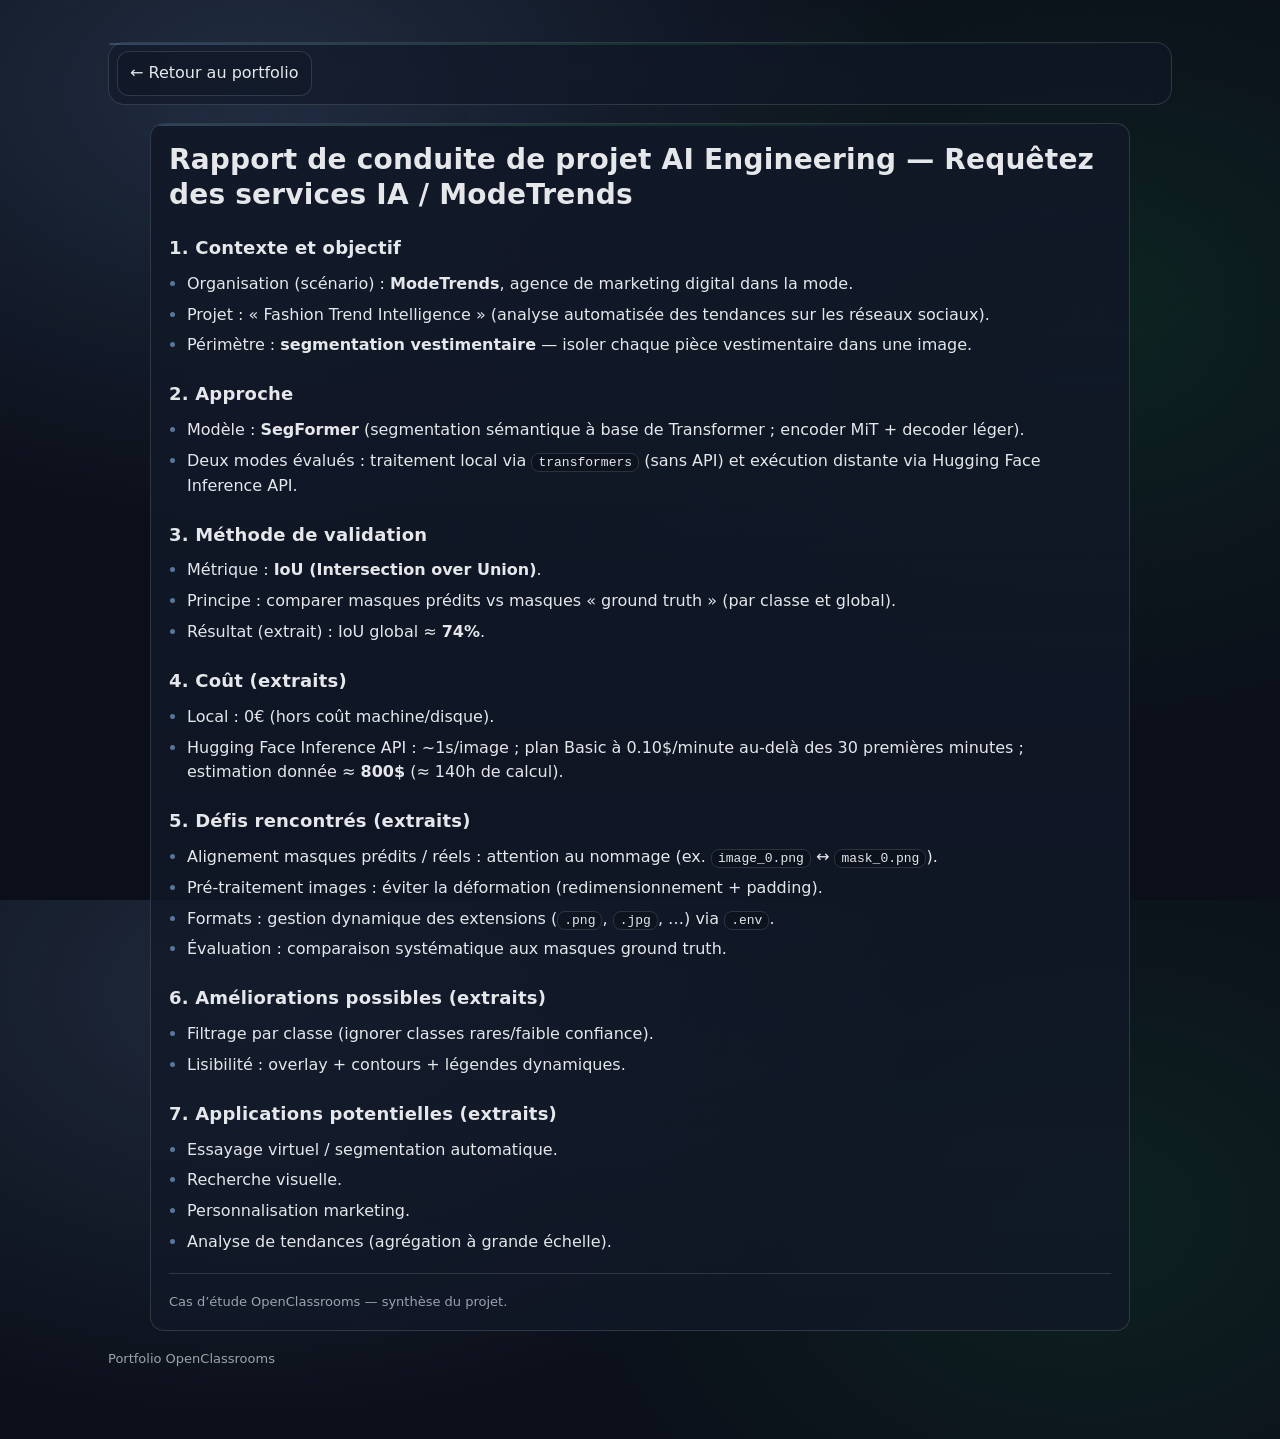
<file: docs/rapports/rapport_P2_requetez_services_ia.html>
<!doctype html>
<html lang="fr">
  <head>
    <meta charset="utf-8" />
    <meta name="viewport" content="width=device-width, initial-scale=1" />
    <title>Rapport — Requêtez des services IA</title>
    <meta name="description" content="Rapport de conduite de projet AI Engineering — Segmentation vestimentaire / SegFormer / Hugging Face" />
    <link rel="stylesheet" href="../style.css" />
    <style>
      article{max-width:980px;margin:0 auto}
      .topbar{display:flex;gap:10px;flex-wrap:wrap;align-items:center;justify-content:space-between;margin:18px 0}
      .topbar a{text-decoration:none}
      .doc h1{margin:0 0 6px;font-size:26px;letter-spacing:.2px}
      .doc h2{margin:22px 0 10px;font-size:18px;letter-spacing:.2px}
      .doc h3{margin:16px 0 8px;font-size:15px;letter-spacing:.2px}
      .doc p{margin:10px 0}
      .doc code{background:rgba(0,0,0,.18);border:1px solid var(--border);padding:1px 6px;border-radius:8px}
      .doc .meta{color:var(--muted);font-size:13px}
    </style>
  </head>
  <body>
    <div class="container">
      <div class="topbar">
        <a class="btn btn--ghost" href="../index.html">← Retour au portfolio</a>
      </div>

      <article class="card doc">
        <h1>Rapport de conduite de projet AI Engineering — Requêtez des services IA / ModeTrends</h1>

        <h2>1. Contexte et objectif</h2>
        <ul>
          <li>Organisation (scénario) : <strong>ModeTrends</strong>, agence de marketing digital dans la mode.</li>
          <li>Projet : « Fashion Trend Intelligence » (analyse automatisée des tendances sur les réseaux sociaux).</li>
          <li>Périmètre : <strong>segmentation vestimentaire</strong> — isoler chaque pièce vestimentaire dans une image.</li>
        </ul>

        <h2>2. Approche</h2>
        <ul>
          <li>Modèle : <strong>SegFormer</strong> (segmentation sémantique à base de Transformer ; encoder MiT + decoder léger).</li>
          <li>Deux modes évalués : traitement local via <code>transformers</code> (sans API) et exécution distante via Hugging Face Inference API.</li>
        </ul>

        <h2>3. Méthode de validation</h2>
        <ul>
          <li>Métrique : <strong>IoU (Intersection over Union)</strong>.</li>
          <li>Principe : comparer masques prédits vs masques « ground truth » (par classe et global).</li>
          <li>Résultat (extrait) : IoU global ≈ <strong>74%</strong>.</li>
        </ul>

        <h2>4. Coût (extraits)</h2>
        <ul>
          <li>Local : 0€ (hors coût machine/disque).</li>
          <li>Hugging Face Inference API : ~1s/image ; plan Basic à 0.10$/minute au-delà des 30 premières minutes ; estimation donnée ≈ <strong>800$</strong> (≈ 140h de calcul).</li>
        </ul>

        <h2>5. Défis rencontrés (extraits)</h2>
        <ul>
          <li>Alignement masques prédits / réels : attention au nommage (ex. <code>image_0.png</code> ↔ <code>mask_0.png</code>).</li>
          <li>Pré-traitement images : éviter la déformation (redimensionnement + padding).</li>
          <li>Formats : gestion dynamique des extensions (<code>.png</code>, <code>.jpg</code>, …) via <code>.env</code>.</li>
          <li>Évaluation : comparaison systématique aux masques ground truth.</li>
        </ul>

        <h2>6. Améliorations possibles (extraits)</h2>
        <ul>
          <li>Filtrage par classe (ignorer classes rares/faible confiance).</li>
          <li>Lisibilité : overlay + contours + légendes dynamiques.</li>
        </ul>

        <h2>7. Applications potentielles (extraits)</h2>
        <ul>
          <li>Essayage virtuel / segmentation automatique.</li>
          <li>Recherche visuelle.</li>
          <li>Personnalisation marketing.</li>
          <li>Analyse de tendances (agrégation à grande échelle).</li>
        </ul>

        <hr />
        <div class="meta">Cas d’étude OpenClassrooms — synthèse du projet.</div>
      </article>

      <footer class="small muted" style="margin-top:18px">Portfolio OpenClassrooms</footer>
    </div>
  </body>
</html>
</file>
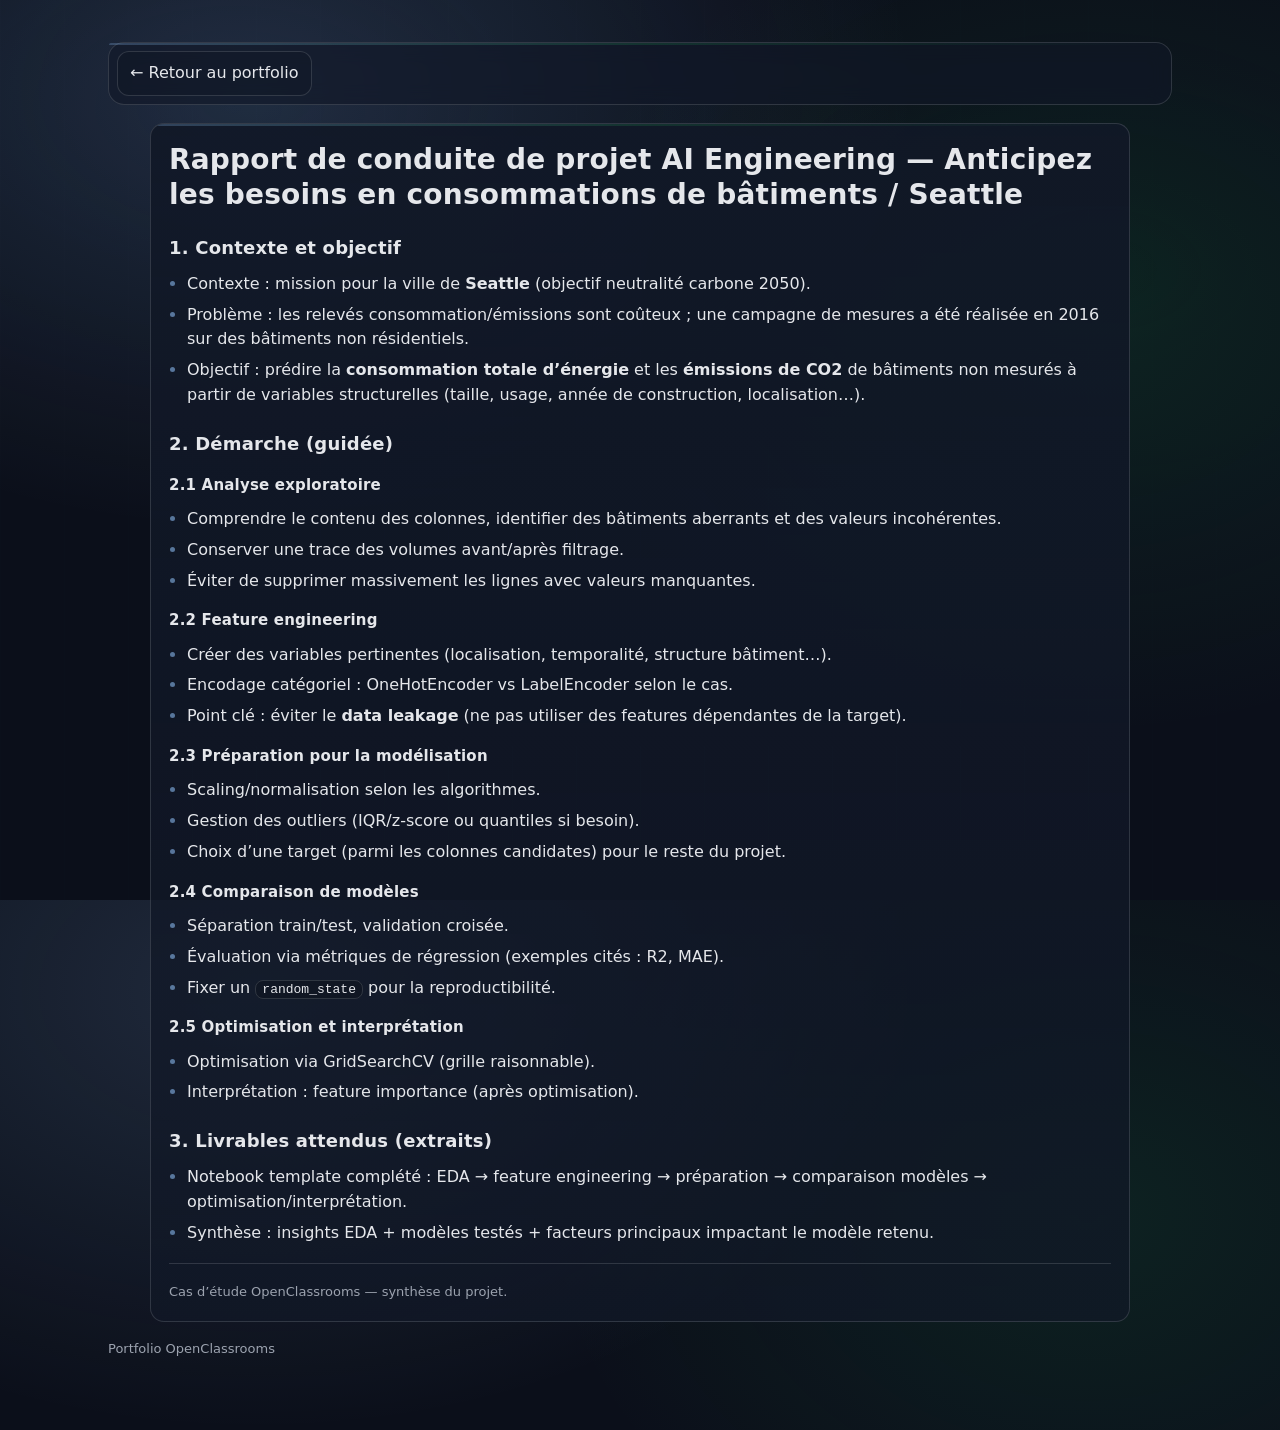
<file: docs/rapports/rapport_P3_anticipez_besoins_consommations.html>
<!doctype html>
<html lang="fr">
  <head>
    <meta charset="utf-8" />
    <meta name="viewport" content="width=device-width, initial-scale=1" />
    <title>Rapport — Consommations bâtiments</title>
    <meta name="description" content="Rapport de conduite de projet AI Engineering — Prédiction consommation énergie / émissions CO2" />
    <link rel="stylesheet" href="../style.css" />
    <style>
      article{max-width:980px;margin:0 auto}
      .topbar{display:flex;gap:10px;flex-wrap:wrap;align-items:center;justify-content:space-between;margin:18px 0}
      .topbar a{text-decoration:none}
      .doc h1{margin:0 0 6px;font-size:26px;letter-spacing:.2px}
      .doc h2{margin:22px 0 10px;font-size:18px;letter-spacing:.2px}
      .doc h3{margin:16px 0 8px;font-size:15px;letter-spacing:.2px}
      .doc p{margin:10px 0}
      .doc code{background:rgba(0,0,0,.18);border:1px solid var(--border);padding:1px 6px;border-radius:8px}
      .doc .meta{color:var(--muted);font-size:13px}
    </style>
  </head>
  <body>
    <div class="container">
      <div class="topbar">
        <a class="btn btn--ghost" href="../index.html">← Retour au portfolio</a>
      </div>

      <article class="card doc">
        <h1>Rapport de conduite de projet AI Engineering — Anticipez les besoins en consommations de bâtiments / Seattle</h1>

        <h2>1. Contexte et objectif</h2>
        <ul>
          <li>Contexte : mission pour la ville de <strong>Seattle</strong> (objectif neutralité carbone 2050).</li>
          <li>Problème : les relevés consommation/émissions sont coûteux ; une campagne de mesures a été réalisée en 2016 sur des bâtiments non résidentiels.</li>
          <li>Objectif : prédire la <strong>consommation totale d’énergie</strong> et les <strong>émissions de CO2</strong> de bâtiments non mesurés à partir de variables structurelles (taille, usage, année de construction, localisation…).</li>
        </ul>

        <h2>2. Démarche (guidée)</h2>

        <h3>2.1 Analyse exploratoire</h3>
        <ul>
          <li>Comprendre le contenu des colonnes, identifier des bâtiments aberrants et des valeurs incohérentes.</li>
          <li>Conserver une trace des volumes avant/après filtrage.</li>
          <li>Éviter de supprimer massivement les lignes avec valeurs manquantes.</li>
        </ul>

        <h3>2.2 Feature engineering</h3>
        <ul>
          <li>Créer des variables pertinentes (localisation, temporalité, structure bâtiment…).</li>
          <li>Encodage catégoriel : OneHotEncoder vs LabelEncoder selon le cas.</li>
          <li>Point clé : éviter le <strong>data leakage</strong> (ne pas utiliser des features dépendantes de la target).</li>
        </ul>

        <h3>2.3 Préparation pour la modélisation</h3>
        <ul>
          <li>Scaling/normalisation selon les algorithmes.</li>
          <li>Gestion des outliers (IQR/z-score ou quantiles si besoin).</li>
          <li>Choix d’une target (parmi les colonnes candidates) pour le reste du projet.</li>
        </ul>

        <h3>2.4 Comparaison de modèles</h3>
        <ul>
          <li>Séparation train/test, validation croisée.</li>
          <li>Évaluation via métriques de régression (exemples cités : R2, MAE).</li>
          <li>Fixer un <code>random_state</code> pour la reproductibilité.</li>
        </ul>

        <h3>2.5 Optimisation et interprétation</h3>
        <ul>
          <li>Optimisation via GridSearchCV (grille raisonnable).</li>
          <li>Interprétation : feature importance (après optimisation).</li>
        </ul>

        <h2>3. Livrables attendus (extraits)</h2>
        <ul>
          <li>Notebook template complété : EDA → feature engineering → préparation → comparaison modèles → optimisation/interprétation.</li>
          <li>Synthèse : insights EDA + modèles testés + facteurs principaux impactant le modèle retenu.</li>
        </ul>

        <hr />
        <div class="meta">Cas d’étude OpenClassrooms — synthèse du projet.</div>
      </article>

      <footer class="small muted" style="margin-top:18px">Portfolio OpenClassrooms</footer>
    </div>
  </body>
</html>
</file>
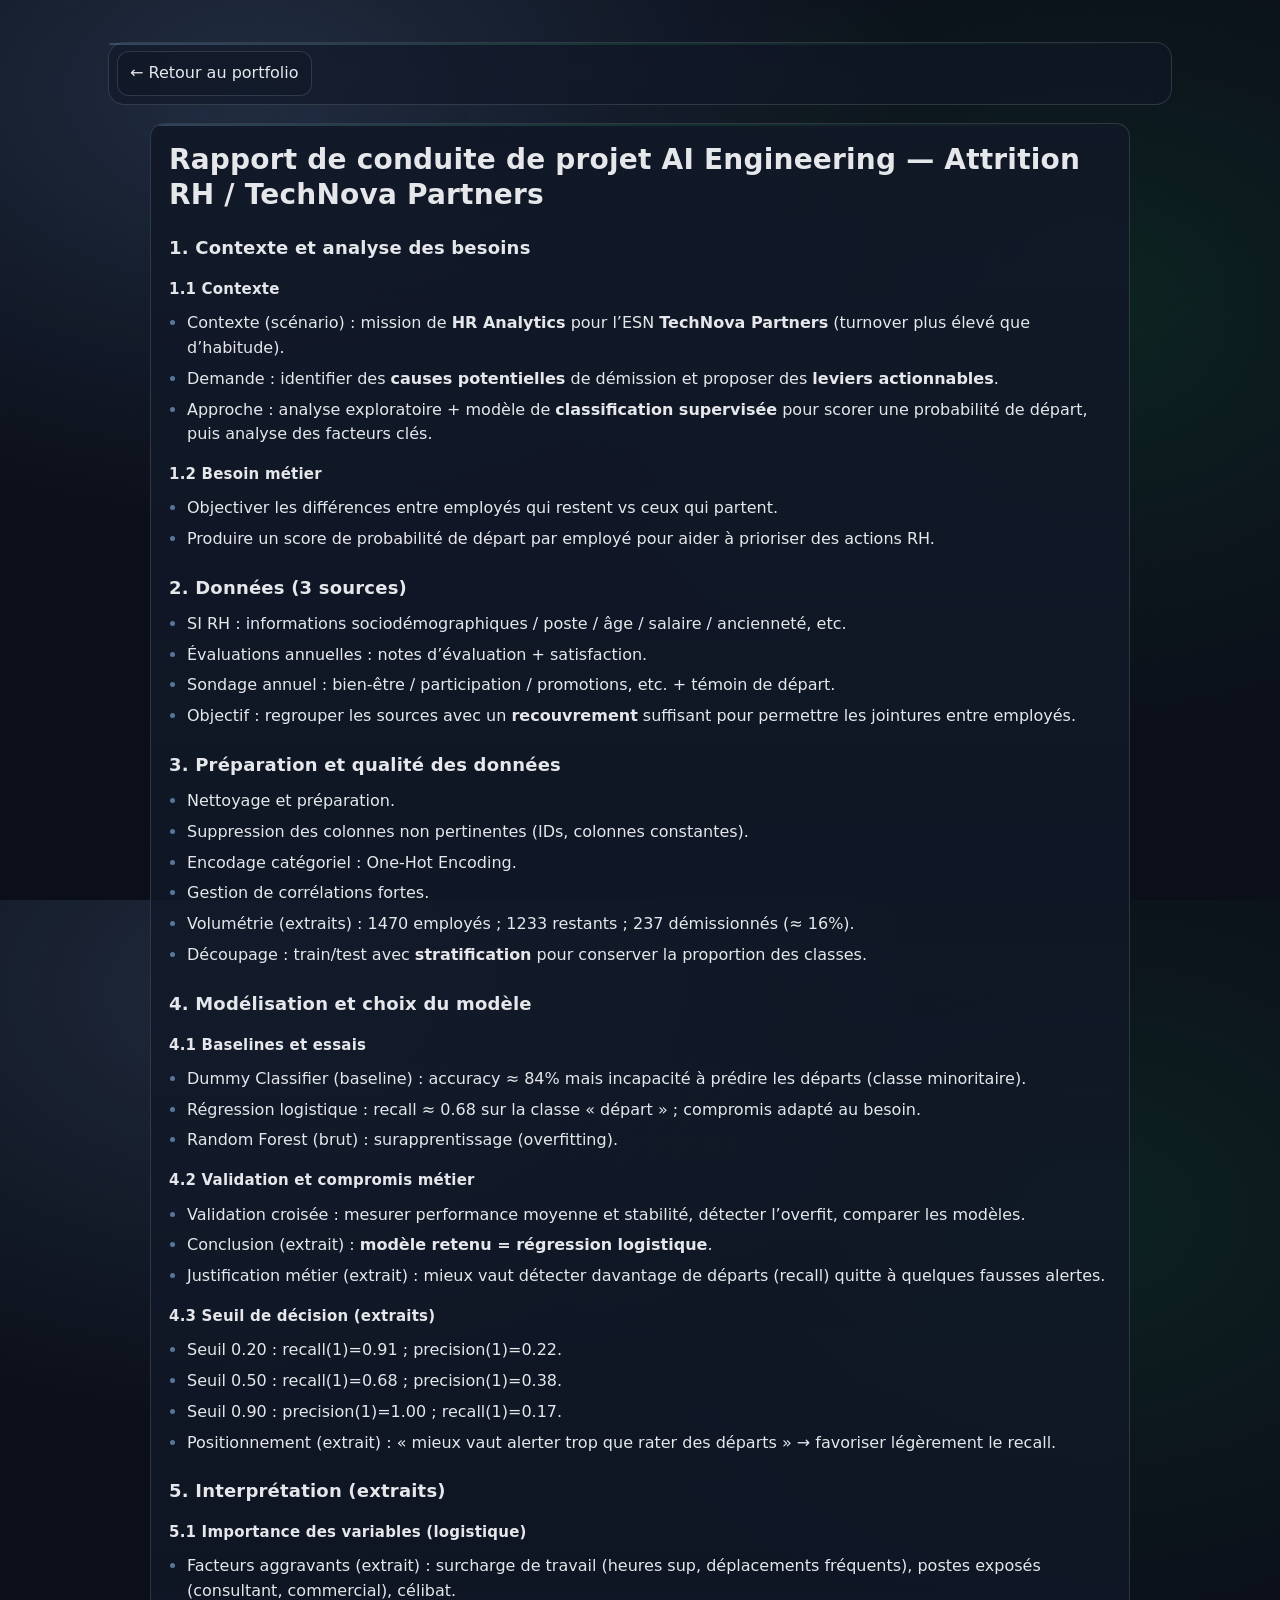
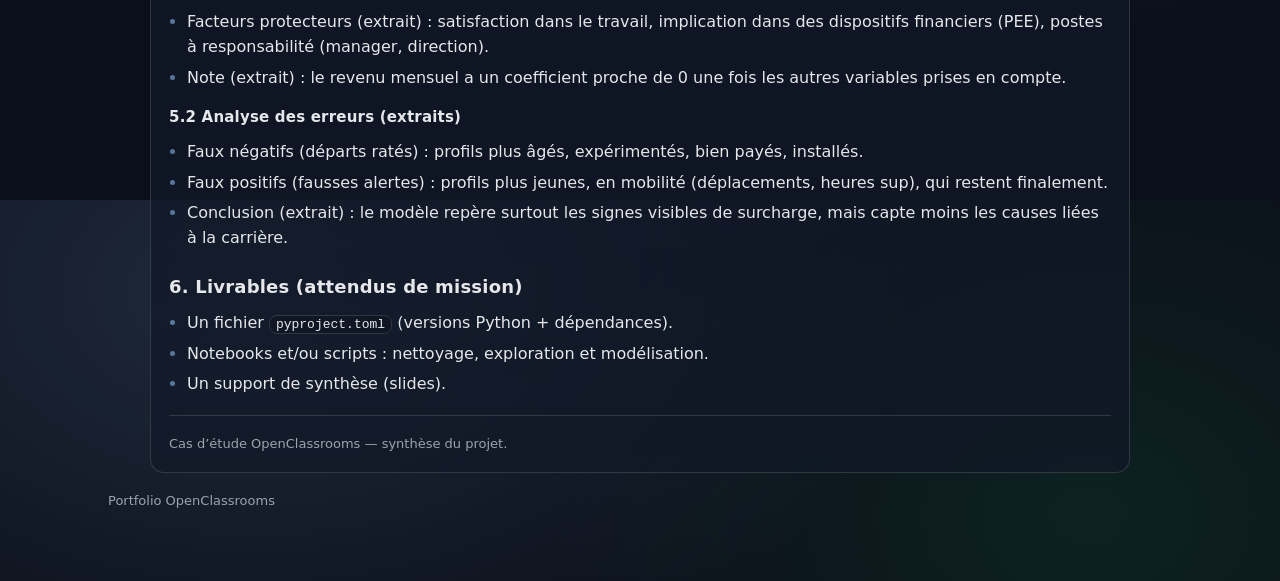
<file: docs/rapports/rapport_P4_attrition.html>
<!doctype html>
<html lang="fr">
  <head>
    <meta charset="utf-8" />
    <meta name="viewport" content="width=device-width, initial-scale=1" />
    <title>Rapport — Attrition</title>
    <meta name="description" content="Rapport de conduite de projet AI Engineering — Attrition RH / TechNova Partners" />
    <link rel="stylesheet" href="../style.css" />
    <style>
      article{max-width:980px;margin:0 auto}
      .topbar{display:flex;gap:10px;flex-wrap:wrap;align-items:center;justify-content:space-between;margin:18px 0}
      .topbar a{text-decoration:none}
      .doc h1{margin:0 0 6px;font-size:26px;letter-spacing:.2px}
      .doc h2{margin:22px 0 10px;font-size:18px;letter-spacing:.2px}
      .doc h3{margin:16px 0 8px;font-size:15px;letter-spacing:.2px}
      .doc p{margin:10px 0}
      .doc code{background:rgba(0,0,0,.18);border:1px solid var(--border);padding:1px 6px;border-radius:8px}
      .doc .meta{color:var(--muted);font-size:13px}
    </style>
  </head>
  <body>
    <div class="container">
      <div class="topbar">
        <a class="btn btn--ghost" href="../index.html">← Retour au portfolio</a>
      </div>

      <article class="card doc">
        <h1>Rapport de conduite de projet AI Engineering — Attrition RH / TechNova Partners</h1>

        <h2>1. Contexte et analyse des besoins</h2>
        <h3>1.1 Contexte</h3>
        <ul>
          <li>Contexte (scénario) : mission de <strong>HR Analytics</strong> pour l’ESN <strong>TechNova Partners</strong> (turnover plus élevé que d’habitude).</li>
          <li>Demande : identifier des <strong>causes potentielles</strong> de démission et proposer des <strong>leviers actionnables</strong>.</li>
          <li>Approche : analyse exploratoire + modèle de <strong>classification supervisée</strong> pour scorer une probabilité de départ, puis analyse des facteurs clés.</li>
        </ul>

        <h3>1.2 Besoin métier</h3>
        <ul>
          <li>Objectiver les différences entre employés qui restent vs ceux qui partent.</li>
          <li>Produire un score de probabilité de départ par employé pour aider à prioriser des actions RH.</li>
        </ul>

        <h2>2. Données (3 sources)</h2>
        <ul>
          <li>SI RH : informations sociodémographiques / poste / âge / salaire / ancienneté, etc.</li>
          <li>Évaluations annuelles : notes d’évaluation + satisfaction.</li>
          <li>Sondage annuel : bien‑être / participation / promotions, etc. + témoin de départ.</li>
          <li>Objectif : regrouper les sources avec un <strong>recouvrement</strong> suffisant pour permettre les jointures entre employés.</li>
        </ul>

        <h2>3. Préparation et qualité des données</h2>
        <ul>
          <li>Nettoyage et préparation.</li>
          <li>Suppression des colonnes non pertinentes (IDs, colonnes constantes).</li>
          <li>Encodage catégoriel : One‑Hot Encoding.</li>
          <li>Gestion de corrélations fortes.</li>
          <li>Volumétrie (extraits) : 1470 employés ; 1233 restants ; 237 démissionnés (≈ 16%).</li>
          <li>Découpage : train/test avec <strong>stratification</strong> pour conserver la proportion des classes.</li>
        </ul>

        <h2>4. Modélisation et choix du modèle</h2>
        <h3>4.1 Baselines et essais</h3>
        <ul>
          <li>Dummy Classifier (baseline) : accuracy ≈ 84% mais incapacité à prédire les départs (classe minoritaire).</li>
          <li>Régression logistique : recall ≈ 0.68 sur la classe « départ » ; compromis adapté au besoin.</li>
          <li>Random Forest (brut) : surapprentissage (overfitting).</li>
        </ul>

        <h3>4.2 Validation et compromis métier</h3>
        <ul>
          <li>Validation croisée : mesurer performance moyenne et stabilité, détecter l’overfit, comparer les modèles.</li>
          <li>Conclusion (extrait) : <strong>modèle retenu = régression logistique</strong>.</li>
          <li>Justification métier (extrait) : mieux vaut détecter davantage de départs (recall) quitte à quelques fausses alertes.</li>
        </ul>

        <h3>4.3 Seuil de décision (extraits)</h3>
        <ul>
          <li>Seuil 0.20 : recall(1)=0.91 ; precision(1)=0.22.</li>
          <li>Seuil 0.50 : recall(1)=0.68 ; precision(1)=0.38.</li>
          <li>Seuil 0.90 : precision(1)=1.00 ; recall(1)=0.17.</li>
          <li>Positionnement (extrait) : « mieux vaut alerter trop que rater des départs » → favoriser légèrement le recall.</li>
        </ul>

        <h2>5. Interprétation (extraits)</h2>
        <h3>5.1 Importance des variables (logistique)</h3>
        <ul>
          <li>Facteurs aggravants (extrait) : surcharge de travail (heures sup, déplacements fréquents), postes exposés (consultant, commercial), célibat.</li>
          <li>Facteurs protecteurs (extrait) : satisfaction dans le travail, implication dans des dispositifs financiers (PEE), postes à responsabilité (manager, direction).</li>
          <li>Note (extrait) : le revenu mensuel a un coefficient proche de 0 une fois les autres variables prises en compte.</li>
        </ul>

        <h3>5.2 Analyse des erreurs (extraits)</h3>
        <ul>
          <li>Faux négatifs (départs ratés) : profils plus âgés, expérimentés, bien payés, installés.</li>
          <li>Faux positifs (fausses alertes) : profils plus jeunes, en mobilité (déplacements, heures sup), qui restent finalement.</li>
          <li>Conclusion (extrait) : le modèle repère surtout les signes visibles de surcharge, mais capte moins les causes liées à la carrière.</li>
        </ul>

        <h2>6. Livrables (attendus de mission)</h2>
        <ul>
          <li>Un fichier <code>pyproject.toml</code> (versions Python + dépendances).</li>
          <li>Notebooks et/ou scripts : nettoyage, exploration et modélisation.</li>
          <li>Un support de synthèse (slides).</li>
        </ul>

        <hr />
        <div class="meta">Cas d’étude OpenClassrooms — synthèse du projet.</div>
      </article>

      <footer class="small muted" style="margin-top:18px">Portfolio OpenClassrooms</footer>
    </div>
  </body>
</html>
</file>
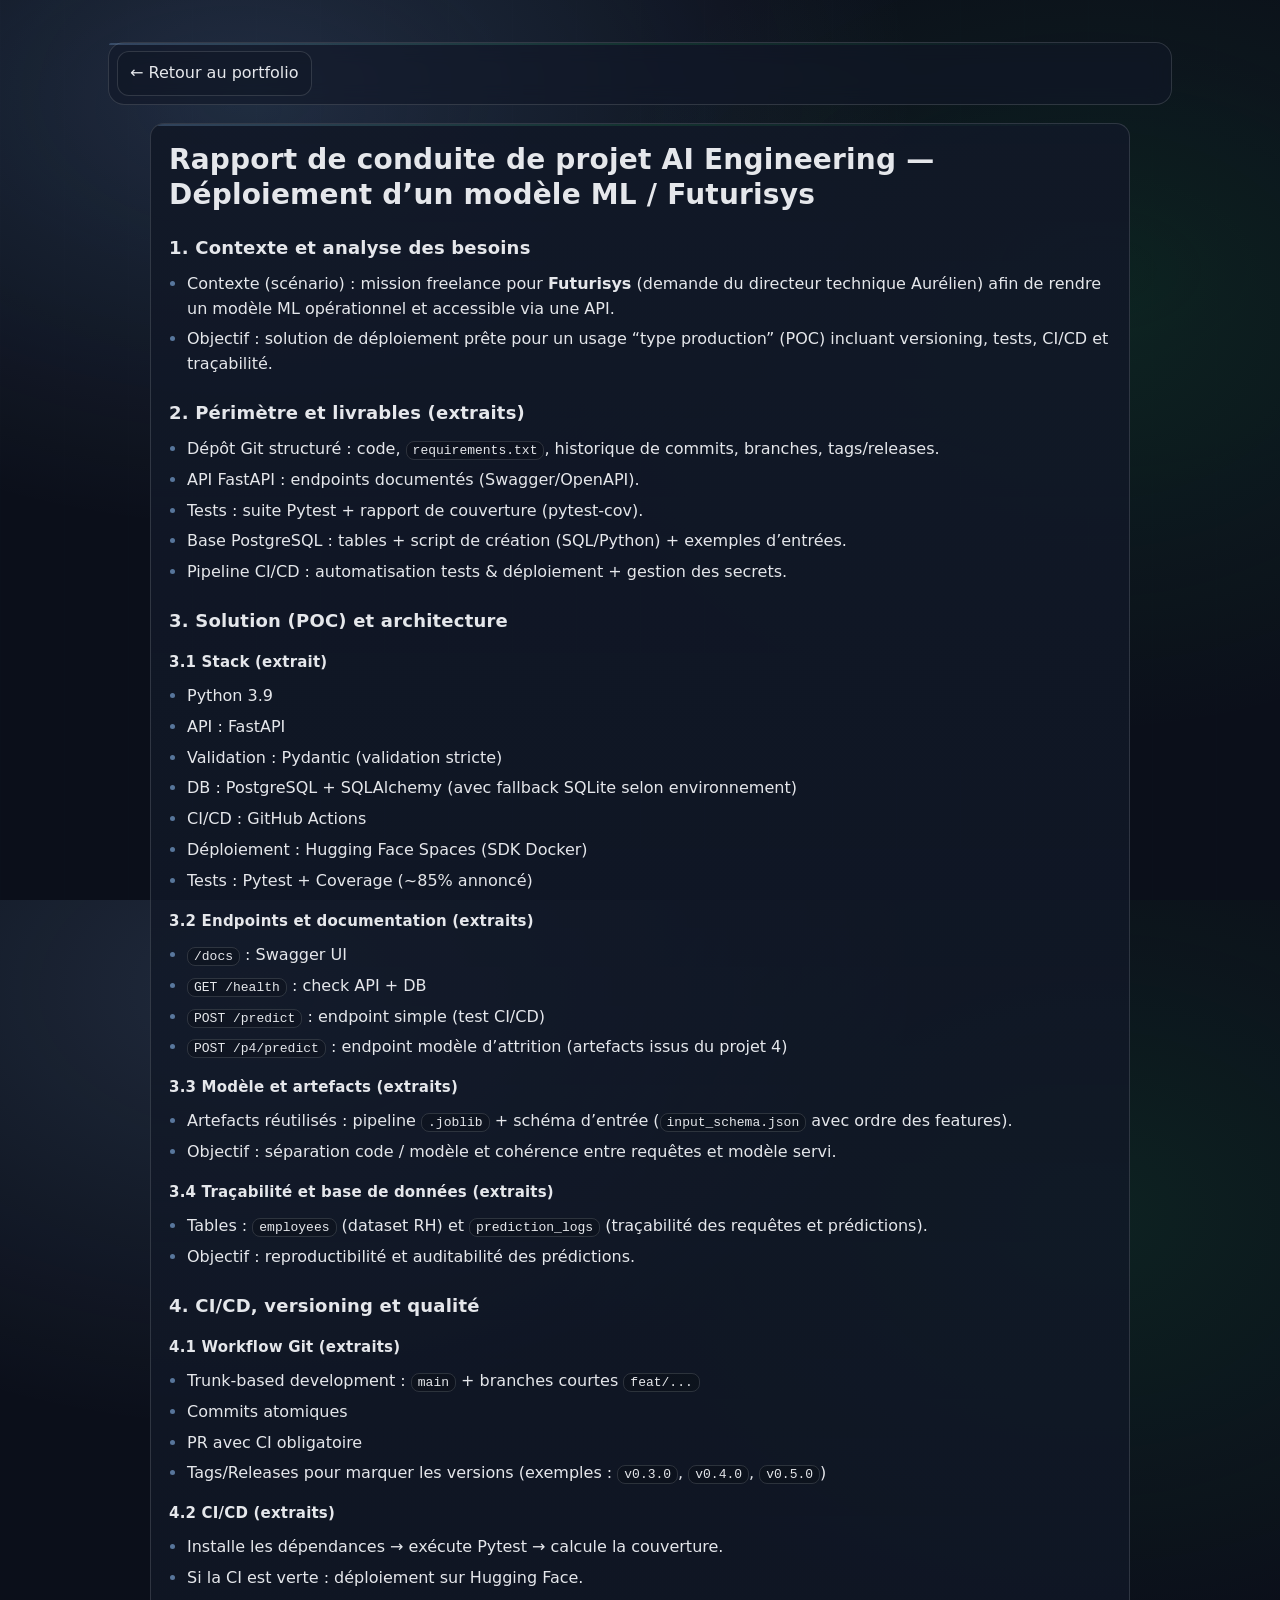
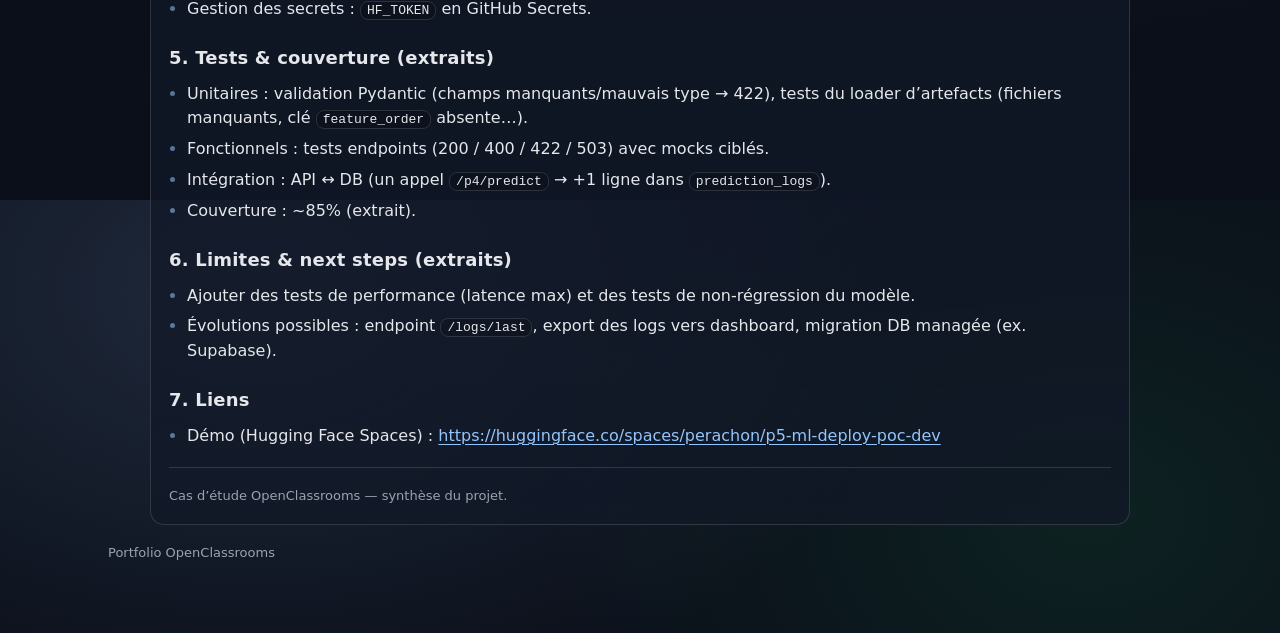
<file: docs/rapports/rapport_P5_deploiement_modele_ml.html>
<!doctype html>
<html lang="fr">
  <head>
    <meta charset="utf-8" />
    <meta name="viewport" content="width=device-width, initial-scale=1" />
    <title>Rapport — Déploiement modèle ML</title>
    <meta name="description" content="Rapport de conduite de projet AI Engineering — Déploiement modèle ML / FastAPI / CI/CD" />
    <link rel="stylesheet" href="../style.css" />
    <style>
      article{max-width:980px;margin:0 auto}
      .topbar{display:flex;gap:10px;flex-wrap:wrap;align-items:center;justify-content:space-between;margin:18px 0}
      .topbar a{text-decoration:none}
      .doc h1{margin:0 0 6px;font-size:26px;letter-spacing:.2px}
      .doc h2{margin:22px 0 10px;font-size:18px;letter-spacing:.2px}
      .doc h3{margin:16px 0 8px;font-size:15px;letter-spacing:.2px}
      .doc p{margin:10px 0}
      .doc code{background:rgba(0,0,0,.18);border:1px solid var(--border);padding:1px 6px;border-radius:8px}
      .doc .meta{color:var(--muted);font-size:13px}
    </style>
  </head>
  <body>
    <div class="container">
      <div class="topbar">
        <a class="btn btn--ghost" href="../index.html">← Retour au portfolio</a>
      </div>

      <article class="card doc">
        <h1>Rapport de conduite de projet AI Engineering — Déploiement d’un modèle ML / Futurisys</h1>

        <h2>1. Contexte et analyse des besoins</h2>
        <ul>
          <li>Contexte (scénario) : mission freelance pour <strong>Futurisys</strong> (demande du directeur technique Aurélien) afin de rendre un modèle ML opérationnel et accessible via une API.</li>
          <li>Objectif : solution de déploiement prête pour un usage “type production” (POC) incluant versioning, tests, CI/CD et traçabilité.</li>
        </ul>

        <h2>2. Périmètre et livrables (extraits)</h2>
        <ul>
          <li>Dépôt Git structuré : code, <code>requirements.txt</code>, historique de commits, branches, tags/releases.</li>
          <li>API FastAPI : endpoints documentés (Swagger/OpenAPI).</li>
          <li>Tests : suite Pytest + rapport de couverture (pytest-cov).</li>
          <li>Base PostgreSQL : tables + script de création (SQL/Python) + exemples d’entrées.</li>
          <li>Pipeline CI/CD : automatisation tests & déploiement + gestion des secrets.</li>
        </ul>

        <h2>3. Solution (POC) et architecture</h2>
        <h3>3.1 Stack (extrait)</h3>
        <ul>
          <li>Python 3.9</li>
          <li>API : FastAPI</li>
          <li>Validation : Pydantic (validation stricte)</li>
          <li>DB : PostgreSQL + SQLAlchemy (avec fallback SQLite selon environnement)</li>
          <li>CI/CD : GitHub Actions</li>
          <li>Déploiement : Hugging Face Spaces (SDK Docker)</li>
          <li>Tests : Pytest + Coverage (~85% annoncé)</li>
        </ul>

        <h3>3.2 Endpoints et documentation (extraits)</h3>
        <ul>
          <li><code>/docs</code> : Swagger UI</li>
          <li><code>GET /health</code> : check API + DB</li>
          <li><code>POST /predict</code> : endpoint simple (test CI/CD)</li>
          <li><code>POST /p4/predict</code> : endpoint modèle d’attrition (artefacts issus du projet 4)</li>
        </ul>

        <h3>3.3 Modèle et artefacts (extraits)</h3>
        <ul>
          <li>Artefacts réutilisés : pipeline <code>.joblib</code> + schéma d’entrée (<code>input_schema.json</code> avec ordre des features).</li>
          <li>Objectif : séparation code / modèle et cohérence entre requêtes et modèle servi.</li>
        </ul>

        <h3>3.4 Traçabilité et base de données (extraits)</h3>
        <ul>
          <li>Tables : <code>employees</code> (dataset RH) et <code>prediction_logs</code> (traçabilité des requêtes et prédictions).</li>
          <li>Objectif : reproductibilité et auditabilité des prédictions.</li>
        </ul>

        <h2>4. CI/CD, versioning et qualité</h2>
        <h3>4.1 Workflow Git (extraits)</h3>
        <ul>
          <li>Trunk-based development : <code>main</code> + branches courtes <code>feat/...</code></li>
          <li>Commits atomiques</li>
          <li>PR avec CI obligatoire</li>
          <li>Tags/Releases pour marquer les versions (exemples : <code>v0.3.0</code>, <code>v0.4.0</code>, <code>v0.5.0</code>)</li>
        </ul>

        <h3>4.2 CI/CD (extraits)</h3>
        <ul>
          <li>Installe les dépendances → exécute Pytest → calcule la couverture.</li>
          <li>Si la CI est verte : déploiement sur Hugging Face.</li>
          <li>Gestion des secrets : <code>HF_TOKEN</code> en GitHub Secrets.</li>
        </ul>

        <h2>5. Tests & couverture (extraits)</h2>
        <ul>
          <li>Unitaires : validation Pydantic (champs manquants/mauvais type → 422), tests du loader d’artefacts (fichiers manquants, clé <code>feature_order</code> absente…).</li>
          <li>Fonctionnels : tests endpoints (200 / 400 / 422 / 503) avec mocks ciblés.</li>
          <li>Intégration : API ↔ DB (un appel <code>/p4/predict</code> → +1 ligne dans <code>prediction_logs</code>).</li>
          <li>Couverture : ~85% (extrait).</li>
        </ul>

        <h2>6. Limites & next steps (extraits)</h2>
        <ul>
          <li>Ajouter des tests de performance (latence max) et des tests de non-régression du modèle.</li>
          <li>Évolutions possibles : endpoint <code>/logs/last</code>, export des logs vers dashboard, migration DB managée (ex. Supabase).</li>
        </ul>

        <h2>7. Liens</h2>
        <ul>
          <li>Démo (Hugging Face Spaces) : <a href="https://huggingface.co/spaces/perachon/p5-ml-deploy-poc-dev" target="_blank" rel="noreferrer">https://huggingface.co/spaces/perachon/p5-ml-deploy-poc-dev</a></li>
        </ul>

        <hr />
        <div class="meta">Cas d’étude OpenClassrooms — synthèse du projet.</div>
      </article>

      <footer class="small muted" style="margin-top:18px">Portfolio OpenClassrooms</footer>
    </div>
  </body>
</html>
</file>
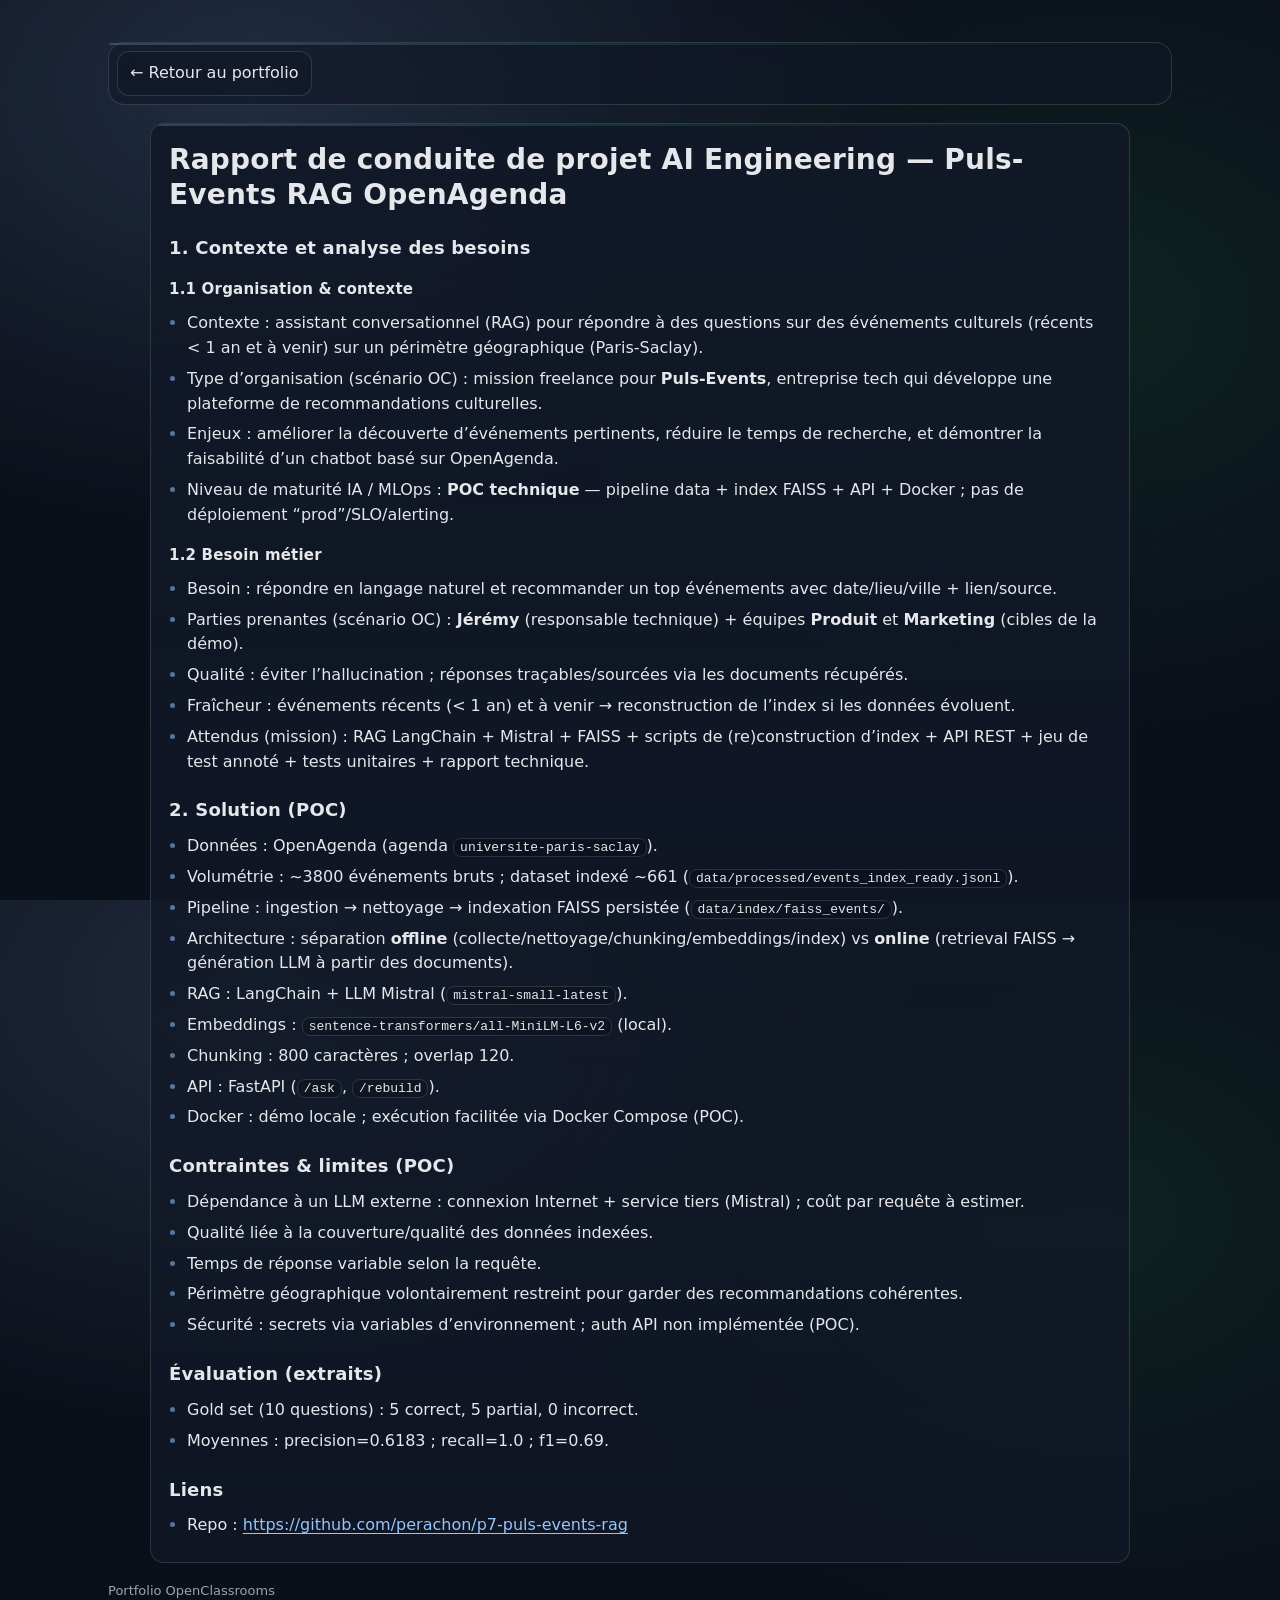
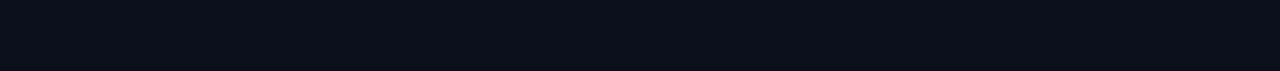
<file: docs/rapports/rapport_P7_puls_events_rag.html>
<!doctype html>
<html lang="fr">
  <head>
    <meta charset="utf-8" />
    <meta name="viewport" content="width=device-width, initial-scale=1" />
    <title>Rapport — Puls-Events RAG</title>
    <meta name="description" content="Rapport de conduite de projet AI Engineering — Puls-Events RAG OpenAgenda" />
    <link rel="stylesheet" href="../style.css" />
    <style>
      article{max-width:980px;margin:0 auto}
      .topbar{display:flex;gap:10px;flex-wrap:wrap;align-items:center;justify-content:space-between;margin:18px 0}
      .topbar a{text-decoration:none}
      .doc h1{margin:0 0 6px;font-size:26px;letter-spacing:.2px}
      .doc h2{margin:22px 0 10px;font-size:18px;letter-spacing:.2px}
      .doc h3{margin:16px 0 8px;font-size:15px;letter-spacing:.2px}
      .doc p{margin:10px 0}
      .doc code{background:rgba(0,0,0,.18);border:1px solid var(--border);padding:1px 6px;border-radius:8px}
      .doc .meta{color:var(--muted);font-size:13px}
    </style>
  </head>
  <body>
    <div class="container">
      <div class="topbar">
        <a class="btn btn--ghost" href="../index.html">← Retour au portfolio</a>
      </div>

      <article class="card doc">
        <h1>Rapport de conduite de projet AI Engineering — Puls-Events RAG OpenAgenda</h1>

        <h2>1. Contexte et analyse des besoins</h2>
        <h3>1.1 Organisation &amp; contexte</h3>
        <ul>
          <li>Contexte : assistant conversationnel (RAG) pour répondre à des questions sur des événements culturels (récents &lt; 1 an et à venir) sur un périmètre géographique (Paris‑Saclay).</li>
          <li>Type d’organisation (scénario OC) : mission freelance pour <strong>Puls-Events</strong>, entreprise tech qui développe une plateforme de recommandations culturelles.</li>
          <li>Enjeux : améliorer la découverte d’événements pertinents, réduire le temps de recherche, et démontrer la faisabilité d’un chatbot basé sur OpenAgenda.</li>
          <li>Niveau de maturité IA / MLOps : <strong>POC technique</strong> — pipeline data + index FAISS + API + Docker ; pas de déploiement “prod”/SLO/alerting.</li>
        </ul>

        <h3>1.2 Besoin métier</h3>
        <ul>
          <li>Besoin : répondre en langage naturel et recommander un top événements avec date/lieu/ville + lien/source.</li>
          <li>Parties prenantes (scénario OC) : <strong>Jérémy</strong> (responsable technique) + équipes <strong>Produit</strong> et <strong>Marketing</strong> (cibles de la démo).</li>
          <li>Qualité : éviter l’hallucination ; réponses traçables/sourcées via les documents récupérés.</li>
          <li>Fraîcheur : événements récents (&lt; 1 an) et à venir → reconstruction de l’index si les données évoluent.</li>
          <li>Attendus (mission) : RAG LangChain + Mistral + FAISS + scripts de (re)construction d’index + API REST + jeu de test annoté + tests unitaires + rapport technique.</li>
        </ul>

        <h2>2. Solution (POC)</h2>
        <ul>
          <li>Données : OpenAgenda (agenda <code>universite-paris-saclay</code>).</li>
          <li>Volumétrie : ~3800 événements bruts ; dataset indexé ~661 (<code>data/processed/events_index_ready.jsonl</code>).</li>
          <li>Pipeline : ingestion → nettoyage → indexation FAISS persistée (<code>data/index/faiss_events/</code>).</li>
          <li>Architecture : séparation <strong>offline</strong> (collecte/nettoyage/chunking/embeddings/index) vs <strong>online</strong> (retrieval FAISS → génération LLM à partir des documents).</li>
          <li>RAG : LangChain + LLM Mistral (<code>mistral-small-latest</code>).</li>
          <li>Embeddings : <code>sentence-transformers/all-MiniLM-L6-v2</code> (local).</li>
          <li>Chunking : 800 caractères ; overlap 120.</li>
          <li>API : FastAPI (<code>/ask</code>, <code>/rebuild</code>).</li>
          <li>Docker : démo locale ; exécution facilitée via Docker Compose (POC).</li>
        </ul>

        <h2>Contraintes & limites (POC)</h2>
        <ul>
          <li>Dépendance à un LLM externe : connexion Internet + service tiers (Mistral) ; coût par requête à estimer.</li>
          <li>Qualité liée à la couverture/qualité des données indexées.</li>
          <li>Temps de réponse variable selon la requête.</li>
          <li>Périmètre géographique volontairement restreint pour garder des recommandations cohérentes.</li>
          <li>Sécurité : secrets via variables d’environnement ; auth API non implémentée (POC).</li>
        </ul>

        <h2>Évaluation (extraits)</h2>
        <ul>
          <li>Gold set (10 questions) : 5 correct, 5 partial, 0 incorrect.</li>
          <li>Moyennes : precision=0.6183 ; recall=1.0 ; f1=0.69.</li>
        </ul>

        <h2>Liens</h2>
        <ul>
          <li>Repo : <a href="https://github.com/perachon/p7-puls-events-rag" target="_blank" rel="noreferrer">https://github.com/perachon/p7-puls-events-rag</a></li>
        </ul>
      </article>

      <footer class="small muted" style="margin-top:18px">Portfolio OpenClassrooms</footer>
    </div>
  </body>
</html>
</file>
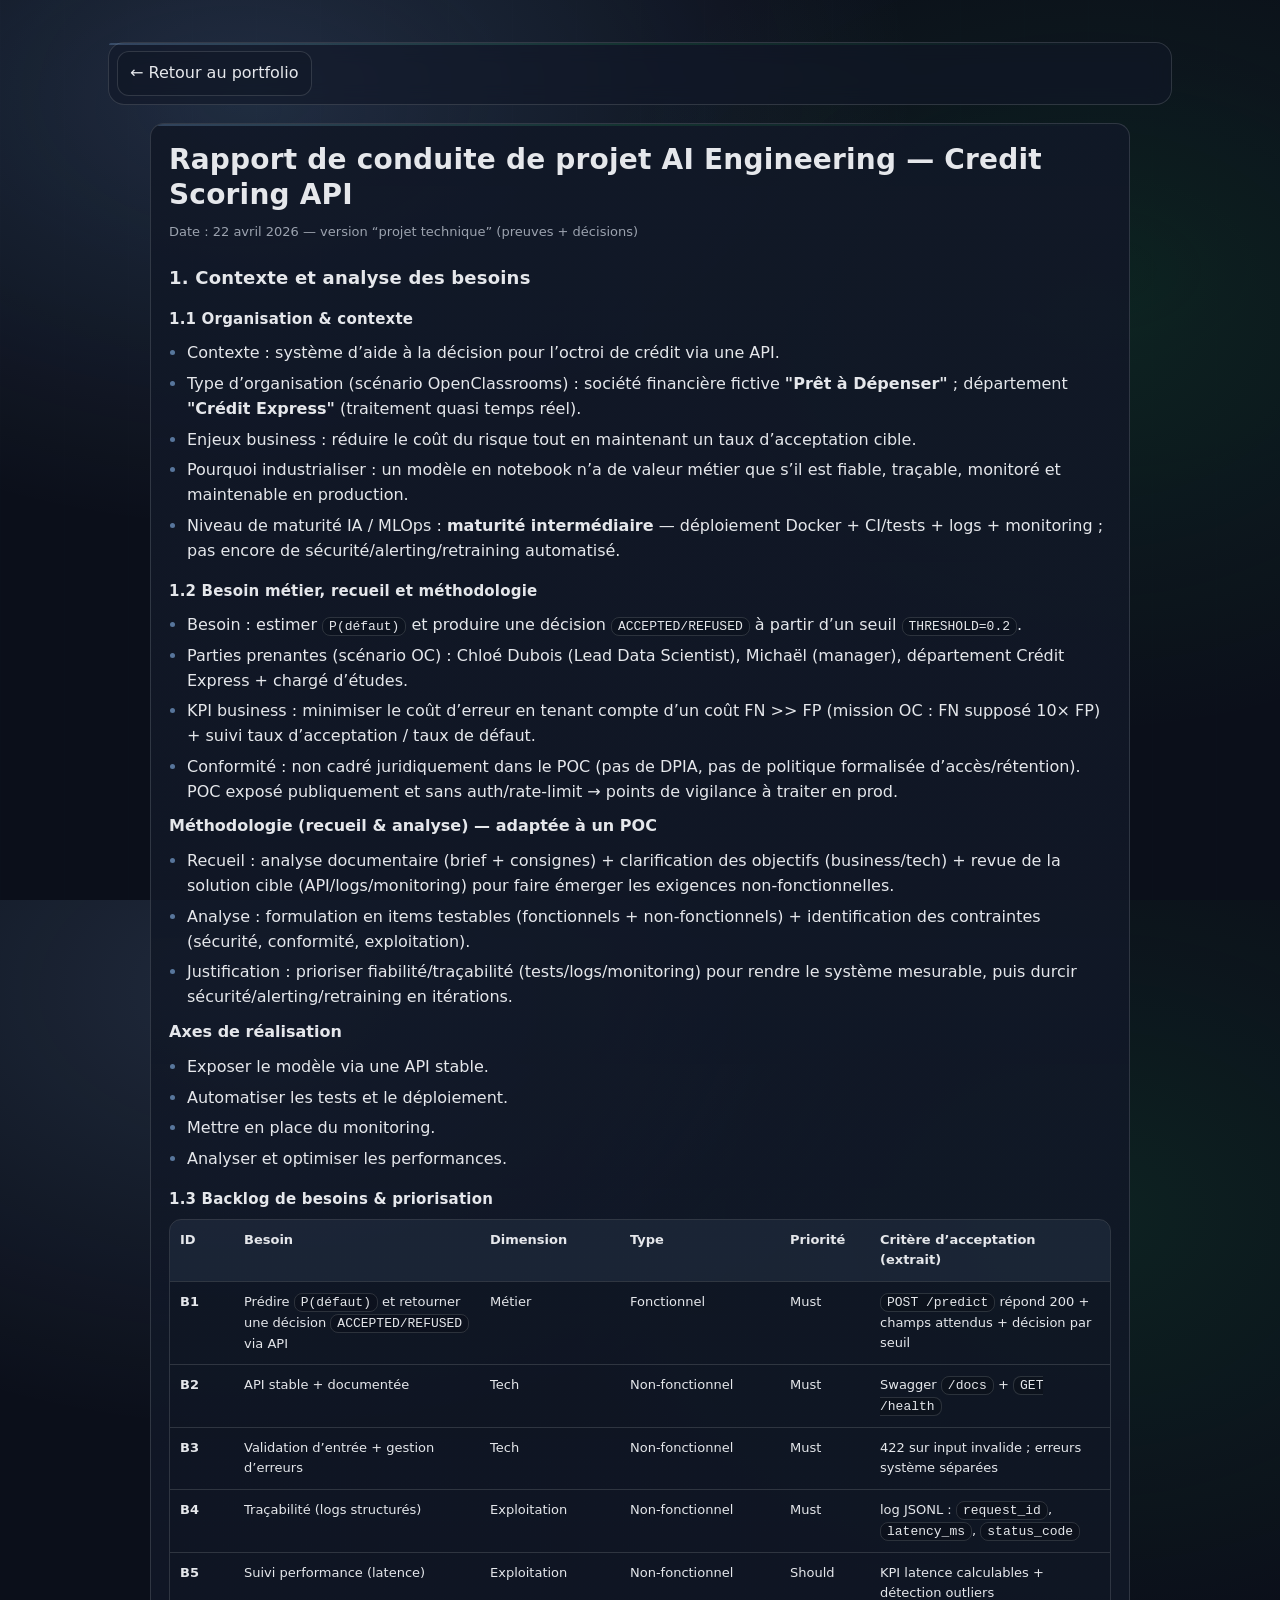
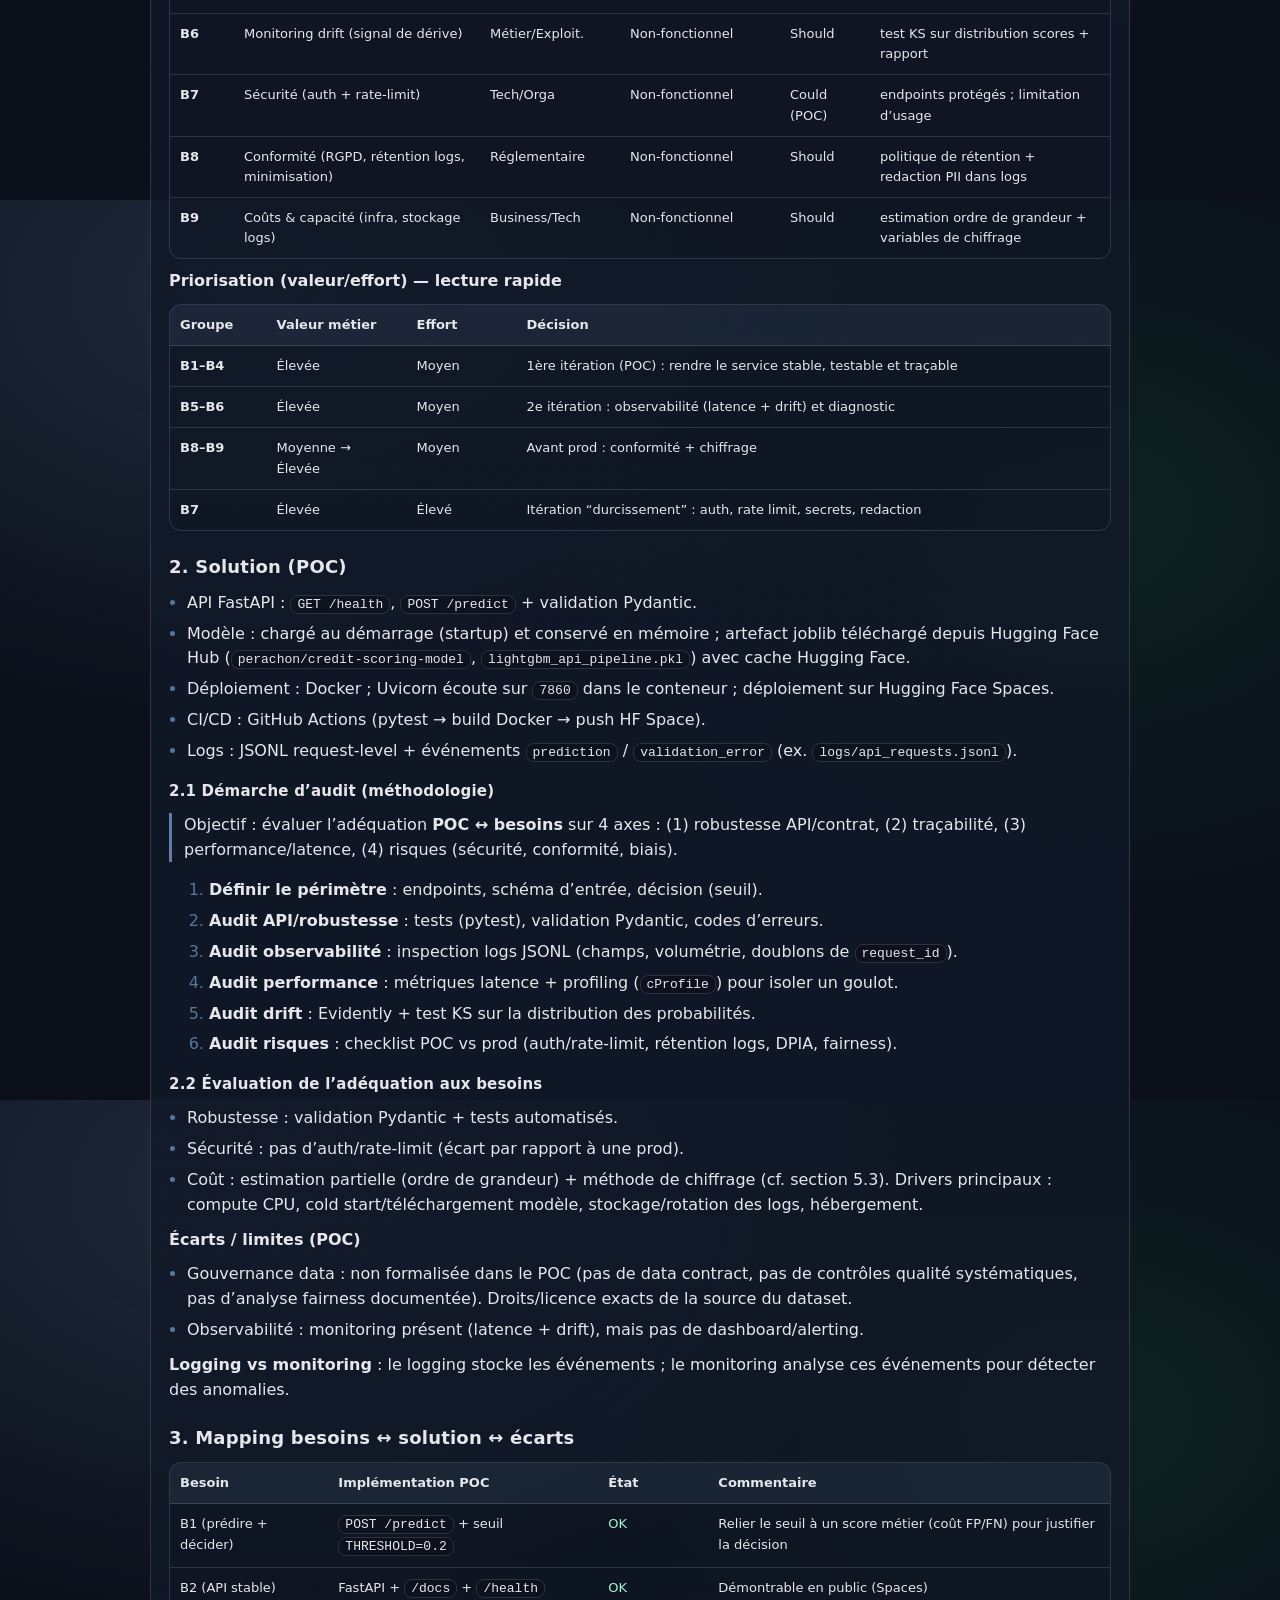
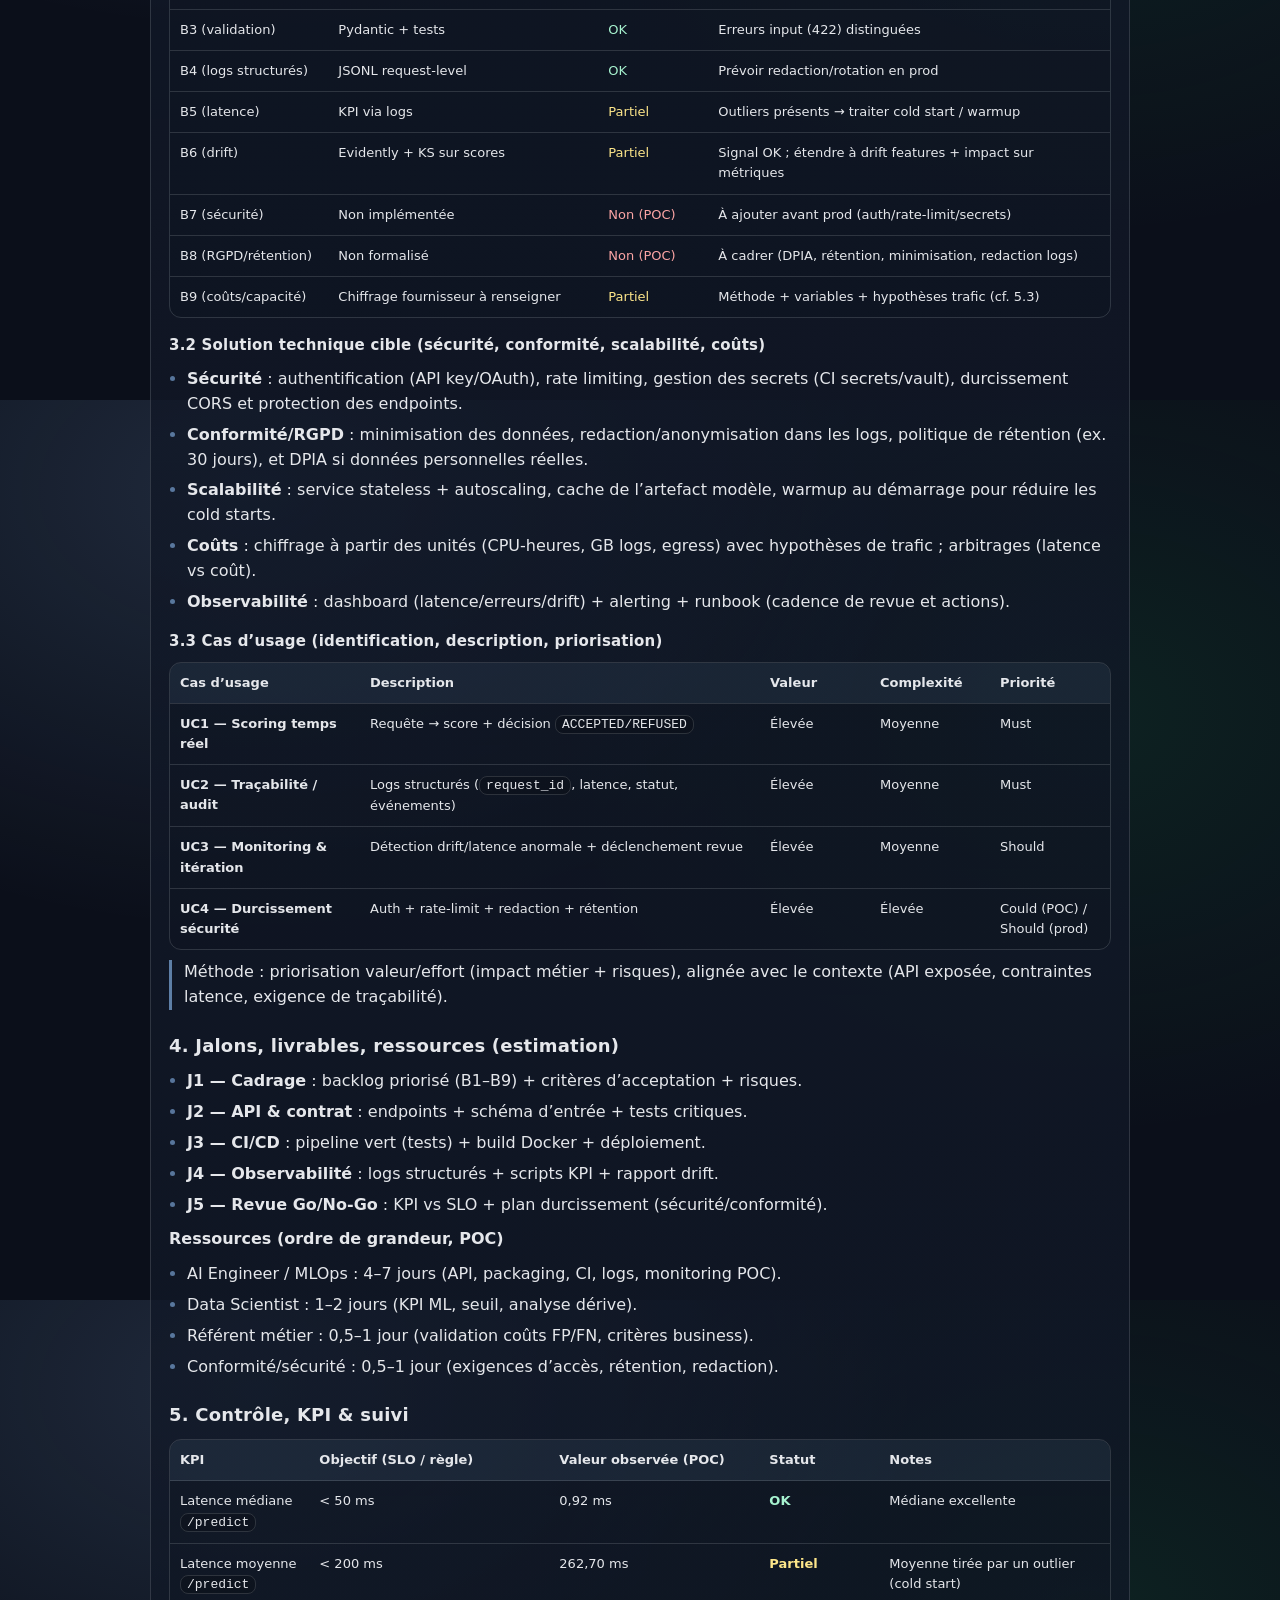
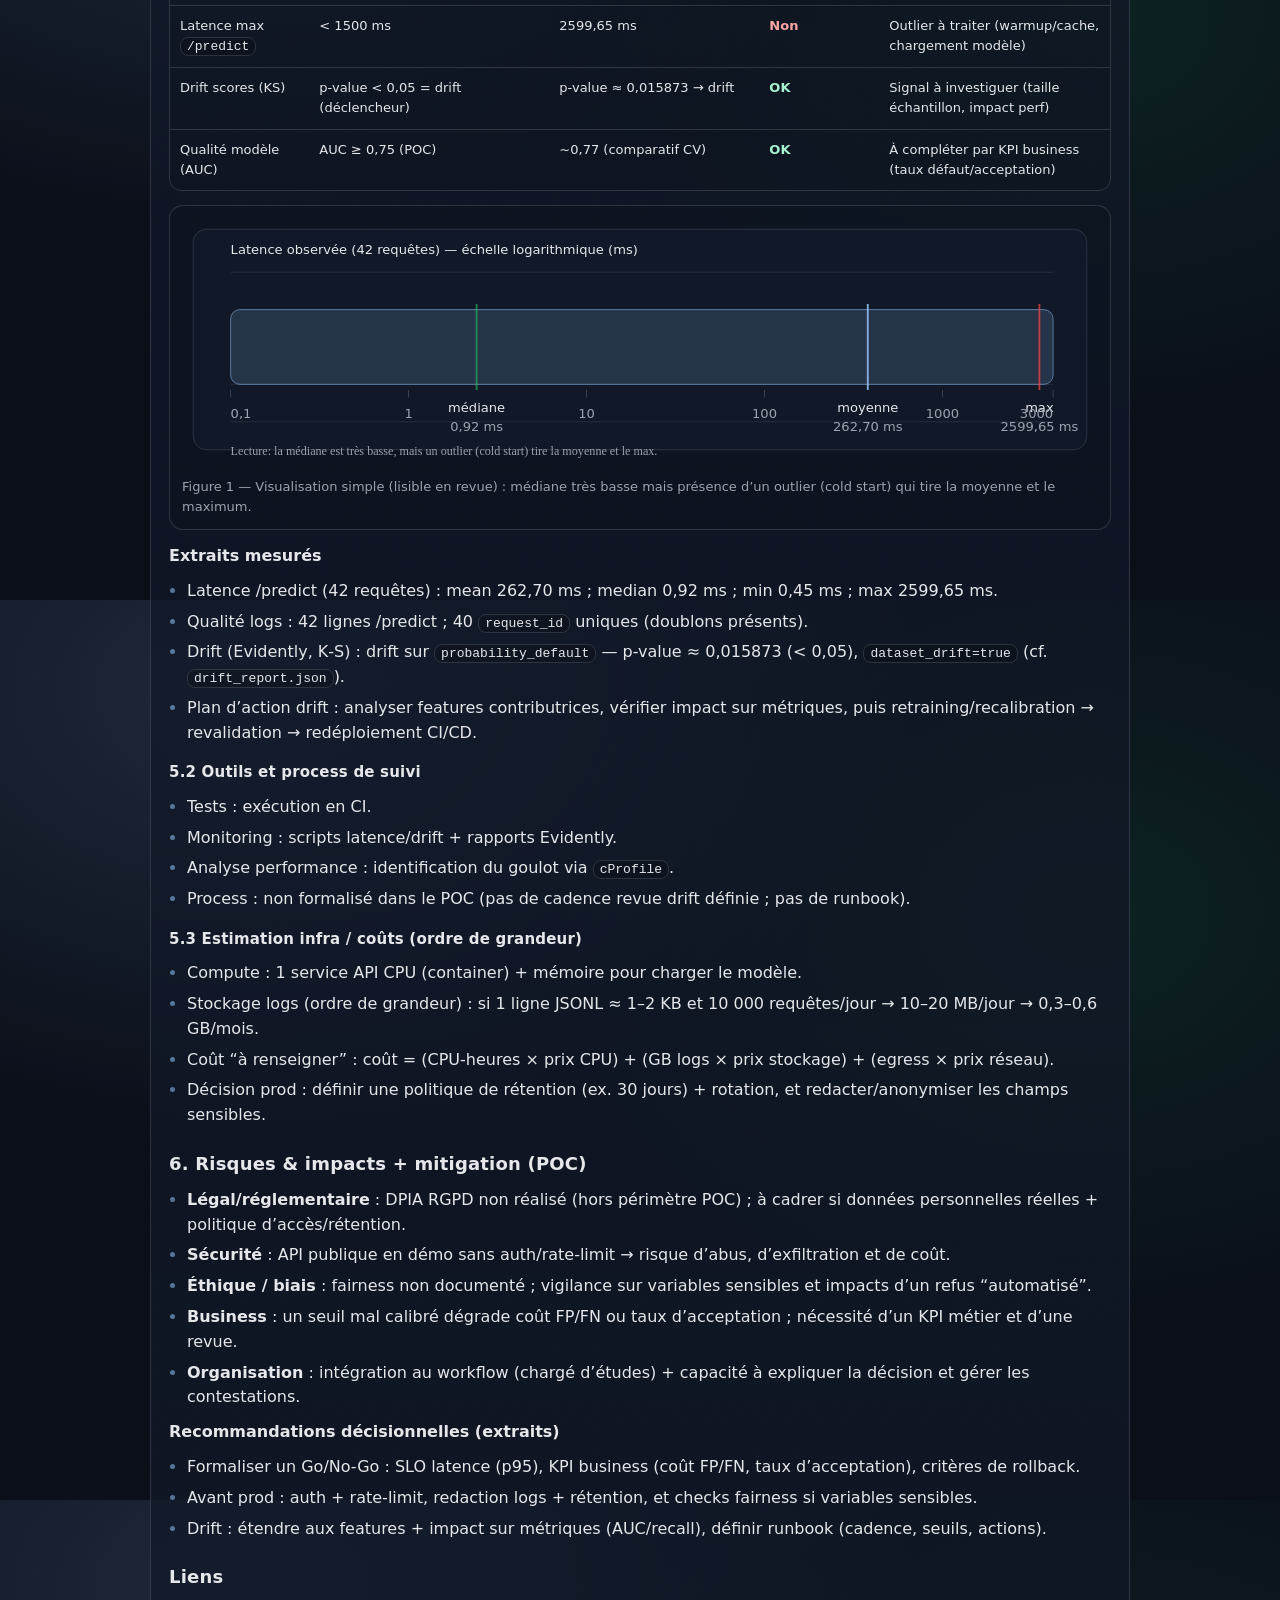
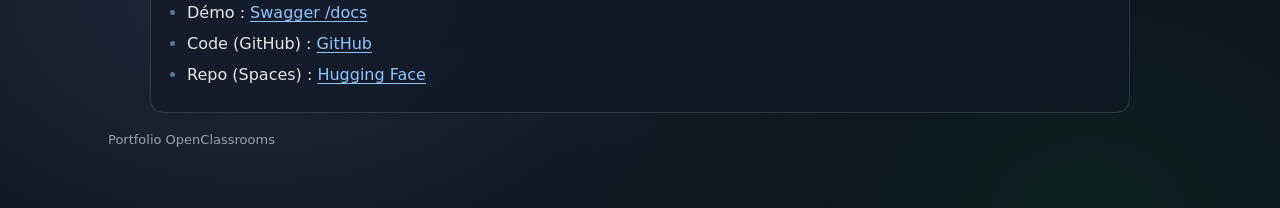
<file: docs/rapports/rapport_P8_credit_scoring.html>
<!doctype html>
<html lang="fr">
  <head>
    <meta charset="utf-8" />
    <meta name="viewport" content="width=device-width, initial-scale=1" />
    <title>Rapport — Credit Scoring API</title>
    <meta name="description" content="Rapport de conduite de projet AI Engineering — Credit Scoring API" />
    <link rel="stylesheet" href="../style.css" />
    <style>
      article{max-width:980px;margin:0 auto}
      .topbar{display:flex;gap:10px;flex-wrap:wrap;align-items:center;justify-content:space-between;margin:18px 0}
      .topbar a{text-decoration:none}
      .doc h1{margin:0 0 6px;font-size:26px;letter-spacing:.2px}
      .doc h2{margin:22px 0 10px;font-size:18px;letter-spacing:.2px}
      .doc h3{margin:16px 0 8px;font-size:15px;letter-spacing:.2px}
      .doc p{margin:10px 0}
      .doc code{background:rgba(0,0,0,.18);border:1px solid var(--border);padding:1px 6px;border-radius:8px}
      .doc .meta{color:var(--muted);font-size:13px}
      .doc .notice{margin:12px 0}
      .doc .table-wrap{overflow:auto;border:1px solid var(--border);border-radius:12px}
      .doc table{width:100%;border-collapse:collapse;min-width:760px;background:rgba(0,0,0,.06)}
      .doc th,.doc td{border-bottom:1px solid var(--border);padding:10px 10px;vertical-align:top;font-size:13px}
      .doc th{color:var(--text);text-align:left;background:rgba(147,197,253,.08)}
      .doc tr:last-child td{border-bottom:0}
      .doc .kpi-ok{color:#a7f3d0}
      .doc .kpi-partial{color:#fde68a}
      .doc .kpi-no{color:#fca5a5}
      .doc figure{margin:14px 0;padding:12px;border:1px solid var(--border);border-radius:14px;background:rgba(0,0,0,.08)}
      .doc figcaption{color:var(--muted);font-size:13px;margin-top:8px}
    </style>
  </head>
  <body>
    <div class="container">
      <div class="topbar">
        <a class="btn btn--ghost" href="../index.html">← Retour au portfolio</a>
      </div>

      <article class="card doc">
        <h1>Rapport de conduite de projet AI Engineering — Credit Scoring API</h1>

        <p class="meta">Date : 22 avril 2026 — version “projet technique” (preuves + décisions)</p>

        <h2 id="besoins">1. Contexte et analyse des besoins</h2>
        <h3 id="contexte">1.1 Organisation &amp; contexte</h3>
        <ul>
          <li>Contexte : système d’aide à la décision pour l’octroi de crédit via une API.</li>
          <li>Type d’organisation (scénario OpenClassrooms) : société financière fictive <strong>"Prêt à Dépenser"</strong> ; département <strong>"Crédit Express"</strong> (traitement quasi temps réel).</li>
          <li>Enjeux business : réduire le coût du risque tout en maintenant un taux d’acceptation cible.</li>
          <li>Pourquoi industrialiser : un modèle en notebook n’a de valeur métier que s’il est fiable, traçable, monitoré et maintenable en production.</li>
          <li>Niveau de maturité IA / MLOps : <strong>maturité intermédiaire</strong> — déploiement Docker + CI/tests + logs + monitoring ; pas encore de sécurité/alerting/retraining automatisé.</li>
        </ul>

        <h3 id="recueil">1.2 Besoin métier, recueil et méthodologie</h3>
        <ul>
          <li>Besoin : estimer <code>P(défaut)</code> et produire une décision <code>ACCEPTED/REFUSED</code> à partir d’un seuil <code>THRESHOLD=0.2</code>.</li>
          <li>Parties prenantes (scénario OC) : Chloé Dubois (Lead Data Scientist), Michaël (manager), département Crédit Express + chargé d’études.</li>
          <li>KPI business : minimiser le coût d’erreur en tenant compte d’un coût FN &gt;&gt; FP (mission OC : FN supposé 10× FP) + suivi taux d’acceptation / taux de défaut.</li>
          <li>Conformité : non cadré juridiquement dans le POC (pas de DPIA, pas de politique formalisée d’accès/rétention). POC exposé publiquement et sans auth/rate-limit → points de vigilance à traiter en prod.</li>
        </ul>

        <p><strong>Méthodologie (recueil &amp; analyse) — adaptée à un POC</strong></p>
        <ul>
          <li>Recueil : analyse documentaire (brief + consignes) + clarification des objectifs (business/tech) + revue de la solution cible (API/logs/monitoring) pour faire émerger les exigences non-fonctionnelles.</li>
          <li>Analyse : formulation en items testables (fonctionnels + non-fonctionnels) + identification des contraintes (sécurité, conformité, exploitation).</li>
          <li>Justification : prioriser fiabilité/traçabilité (tests/logs/monitoring) pour rendre le système mesurable, puis durcir sécurité/alerting/retraining en itérations.</li>
        </ul>

        <p><strong>Axes de réalisation</strong></p>
        <ul>
          <li>Exposer le modèle via une API stable.</li>
          <li>Automatiser les tests et le déploiement.</li>
          <li>Mettre en place du monitoring.</li>
          <li>Analyser et optimiser les performances.</li>
        </ul>

        <h3 id="priorisation">1.3 Backlog de besoins &amp; priorisation</h3>
        <div class="table-wrap" role="region" aria-label="Backlog de besoins">
          <table>
            <thead>
              <tr>
                <th style="width:64px">ID</th>
                <th>Besoin</th>
                <th style="width:140px">Dimension</th>
                <th style="width:160px">Type</th>
                <th style="width:90px">Priorité</th>
                <th style="width:240px">Critère d’acceptation (extrait)</th>
              </tr>
            </thead>
            <tbody>
              <tr>
                <td><strong>B1</strong></td>
                <td>Prédire <code>P(défaut)</code> et retourner une décision <code>ACCEPTED/REFUSED</code> via API</td>
                <td>Métier</td>
                <td>Fonctionnel</td>
                <td>Must</td>
                <td><code>POST /predict</code> répond 200 + champs attendus + décision par seuil</td>
              </tr>
              <tr>
                <td><strong>B2</strong></td>
                <td>API stable + documentée</td>
                <td>Tech</td>
                <td>Non-fonctionnel</td>
                <td>Must</td>
                <td>Swagger <code>/docs</code> + <code>GET /health</code></td>
              </tr>
              <tr>
                <td><strong>B3</strong></td>
                <td>Validation d’entrée + gestion d’erreurs</td>
                <td>Tech</td>
                <td>Non-fonctionnel</td>
                <td>Must</td>
                <td>422 sur input invalide ; erreurs système séparées</td>
              </tr>
              <tr>
                <td><strong>B4</strong></td>
                <td>Traçabilité (logs structurés)</td>
                <td>Exploitation</td>
                <td>Non-fonctionnel</td>
                <td>Must</td>
                <td>log JSONL : <code>request_id</code>, <code>latency_ms</code>, <code>status_code</code></td>
              </tr>
              <tr>
                <td><strong>B5</strong></td>
                <td>Suivi performance (latence)</td>
                <td>Exploitation</td>
                <td>Non-fonctionnel</td>
                <td>Should</td>
                <td>KPI latence calculables + détection outliers</td>
              </tr>
              <tr>
                <td><strong>B6</strong></td>
                <td>Monitoring drift (signal de dérive)</td>
                <td>Métier/Exploit.</td>
                <td>Non-fonctionnel</td>
                <td>Should</td>
                <td>test KS sur distribution scores + rapport</td>
              </tr>
              <tr>
                <td><strong>B7</strong></td>
                <td>Sécurité (auth + rate-limit)</td>
                <td>Tech/Orga</td>
                <td>Non-fonctionnel</td>
                <td>Could (POC)</td>
                <td>endpoints protégés ; limitation d’usage</td>
              </tr>
              <tr>
                <td><strong>B8</strong></td>
                <td>Conformité (RGPD, rétention logs, minimisation)</td>
                <td>Réglementaire</td>
                <td>Non-fonctionnel</td>
                <td>Should</td>
                <td>politique de rétention + redaction PII dans logs</td>
              </tr>
              <tr>
                <td><strong>B9</strong></td>
                <td>Coûts &amp; capacité (infra, stockage logs)</td>
                <td>Business/Tech</td>
                <td>Non-fonctionnel</td>
                <td>Should</td>
                <td>estimation ordre de grandeur + variables de chiffrage</td>
              </tr>
            </tbody>
          </table>
        </div>

        <p><strong>Priorisation (valeur/effort) — lecture rapide</strong></p>
        <div class="table-wrap" role="region" aria-label="Priorisation valeur effort">
          <table>
            <thead>
              <tr>
                <th>Groupe</th>
                <th style="width:140px">Valeur métier</th>
                <th style="width:110px">Effort</th>
                <th>Décision</th>
              </tr>
            </thead>
            <tbody>
              <tr>
                <td><strong>B1–B4</strong></td>
                <td>Élevée</td>
                <td>Moyen</td>
                <td>1ère itération (POC) : rendre le service stable, testable et traçable</td>
              </tr>
              <tr>
                <td><strong>B5–B6</strong></td>
                <td>Élevée</td>
                <td>Moyen</td>
                <td>2e itération : observabilité (latence + drift) et diagnostic</td>
              </tr>
              <tr>
                <td><strong>B8–B9</strong></td>
                <td>Moyenne → Élevée</td>
                <td>Moyen</td>
                <td>Avant prod : conformité + chiffrage</td>
              </tr>
              <tr>
                <td><strong>B7</strong></td>
                <td>Élevée</td>
                <td>Élevé</td>
                <td>Itération “durcissement” : auth, rate limit, secrets, redaction</td>
              </tr>
            </tbody>
          </table>
        </div>

        <h2 id="solution">2. Solution (POC)</h2>
        <ul>
          <li>API FastAPI : <code>GET /health</code>, <code>POST /predict</code> + validation Pydantic.</li>
          <li>Modèle : chargé au démarrage (startup) et conservé en mémoire ; artefact joblib téléchargé depuis Hugging Face Hub (<code>perachon/credit-scoring-model</code>, <code>lightgbm_api_pipeline.pkl</code>) avec cache Hugging Face.</li>
          <li>Déploiement : Docker ; Uvicorn écoute sur <code>7860</code> dans le conteneur ; déploiement sur Hugging Face Spaces.</li>
          <li>CI/CD : GitHub Actions (pytest → build Docker → push HF Space).</li>
          <li>Logs : JSONL request-level + événements <code>prediction</code> / <code>validation_error</code> (ex. <code>logs/api_requests.jsonl</code>).</li>
        </ul>

        <h3 id="audit">2.1 Démarche d’audit (méthodologie)</h3>
        <p class="notice">
          Objectif : évaluer l’adéquation <strong>POC ↔ besoins</strong> sur 4 axes : (1) robustesse API/contrat,
          (2) traçabilité, (3) performance/latence, (4) risques (sécurité, conformité, biais).
        </p>
        <ol>
          <li><strong>Définir le périmètre</strong> : endpoints, schéma d’entrée, décision (seuil).</li>
          <li><strong>Audit API/robustesse</strong> : tests (pytest), validation Pydantic, codes d’erreurs.</li>
          <li><strong>Audit observabilité</strong> : inspection logs JSONL (champs, volumétrie, doublons de <code>request_id</code>).</li>
          <li><strong>Audit performance</strong> : métriques latence + profiling (<code>cProfile</code>) pour isoler un goulot.</li>
          <li><strong>Audit drift</strong> : Evidently + test KS sur la distribution des probabilités.</li>
          <li><strong>Audit risques</strong> : checklist POC vs prod (auth/rate-limit, rétention logs, DPIA, fairness).</li>
        </ol>

        <h3 id="adequation">2.2 Évaluation de l’adéquation aux besoins</h3>
        <ul>
          <li>Robustesse : validation Pydantic + tests automatisés.</li>
          <li>Sécurité : pas d’auth/rate-limit (écart par rapport à une prod).</li>
          <li>Coût : estimation partielle (ordre de grandeur) + méthode de chiffrage (cf. section 5.3). Drivers principaux : compute CPU, cold start/téléchargement modèle, stockage/rotation des logs, hébergement.</li>
        </ul>

        <p><strong>Écarts / limites (POC)</strong></p>
        <ul>
          <li>Gouvernance data : non formalisée dans le POC (pas de data contract, pas de contrôles qualité systématiques, pas d’analyse fairness documentée). Droits/licence exacts de la source du dataset.</li>
          <li>Observabilité : monitoring présent (latence + drift), mais pas de dashboard/alerting.</li>
        </ul>

        <p><strong>Logging vs monitoring</strong> : le logging stocke les événements ; le monitoring analyse ces événements pour détecter des anomalies.</p>

        <h2 id="mapping">3. Mapping besoins ↔ solution ↔ écarts</h2>
        <div class="table-wrap" role="region" aria-label="Mapping besoins solution">
          <table>
            <thead>
              <tr>
                <th>Besoin</th>
                <th>Implémentation POC</th>
                <th style="width:110px">État</th>
                <th>Commentaire</th>
              </tr>
            </thead>
            <tbody>
              <tr>
                <td>B1 (prédire + décider)</td>
                <td><code>POST /predict</code> + seuil <code>THRESHOLD=0.2</code></td>
                <td class="kpi-ok">OK</td>
                <td>Relier le seuil à un score métier (coût FP/FN) pour justifier la décision</td>
              </tr>
              <tr>
                <td>B2 (API stable)</td>
                <td>FastAPI + <code>/docs</code> + <code>/health</code></td>
                <td class="kpi-ok">OK</td>
                <td>Démontrable en public (Spaces)</td>
              </tr>
              <tr>
                <td>B3 (validation)</td>
                <td>Pydantic + tests</td>
                <td class="kpi-ok">OK</td>
                <td>Erreurs input (422) distinguées</td>
              </tr>
              <tr>
                <td>B4 (logs structurés)</td>
                <td>JSONL request-level</td>
                <td class="kpi-ok">OK</td>
                <td>Prévoir redaction/rotation en prod</td>
              </tr>
              <tr>
                <td>B5 (latence)</td>
                <td>KPI via logs</td>
                <td class="kpi-partial">Partiel</td>
                <td>Outliers présents → traiter cold start / warmup</td>
              </tr>
              <tr>
                <td>B6 (drift)</td>
                <td>Evidently + KS sur scores</td>
                <td class="kpi-partial">Partiel</td>
                <td>Signal OK ; étendre à drift features + impact sur métriques</td>
              </tr>
              <tr>
                <td>B7 (sécurité)</td>
                <td>Non implémentée</td>
                <td class="kpi-no">Non (POC)</td>
                <td>À ajouter avant prod (auth/rate-limit/secrets)</td>
              </tr>
              <tr>
                <td>B8 (RGPD/rétention)</td>
                <td>Non formalisé</td>
                <td class="kpi-no">Non (POC)</td>
                <td>À cadrer (DPIA, rétention, minimisation, redaction logs)</td>
              </tr>
              <tr>
                <td>B9 (coûts/capacité)</td>
                <td>Chiffrage fournisseur à renseigner</td>
                <td class="kpi-partial">Partiel</td>
                <td>Méthode + variables + hypothèses trafic (cf. 5.3)</td>
              </tr>
            </tbody>
          </table>
        </div>

        <h3 id="solution-cible">3.2 Solution technique cible (sécurité, conformité, scalabilité, coûts)</h3>
        <ul>
          <li><strong>Sécurité</strong> : authentification (API key/OAuth), rate limiting, gestion des secrets (CI secrets/vault), durcissement CORS et protection des endpoints.</li>
          <li><strong>Conformité/RGPD</strong> : minimisation des données, redaction/anonymisation dans les logs, politique de rétention (ex. 30 jours), et DPIA si données personnelles réelles.</li>
          <li><strong>Scalabilité</strong> : service stateless + autoscaling, cache de l’artefact modèle, warmup au démarrage pour réduire les cold starts.</li>
          <li><strong>Coûts</strong> : chiffrage à partir des unités (CPU-heures, GB logs, egress) avec hypothèses de trafic ; arbitrages (latence vs coût).</li>
          <li><strong>Observabilité</strong> : dashboard (latence/erreurs/drift) + alerting + runbook (cadence de revue et actions).</li>
        </ul>

        <h3 id="use-cases">3.3 Cas d’usage (identification, description, priorisation)</h3>
        <div class="table-wrap" role="region" aria-label="Cas d’usage">
          <table>
            <thead>
              <tr>
                <th style="width:190px">Cas d’usage</th>
                <th>Description</th>
                <th style="width:110px">Valeur</th>
                <th style="width:120px">Complexité</th>
                <th style="width:120px">Priorité</th>
              </tr>
            </thead>
            <tbody>
              <tr>
                <td><strong>UC1 — Scoring temps réel</strong></td>
                <td>Requête → score + décision <code>ACCEPTED/REFUSED</code></td>
                <td>Élevée</td>
                <td>Moyenne</td>
                <td>Must</td>
              </tr>
              <tr>
                <td><strong>UC2 — Traçabilité / audit</strong></td>
                <td>Logs structurés (<code>request_id</code>, latence, statut, événements)</td>
                <td>Élevée</td>
                <td>Moyenne</td>
                <td>Must</td>
              </tr>
              <tr>
                <td><strong>UC3 — Monitoring & itération</strong></td>
                <td>Détection drift/latence anormale + déclenchement revue</td>
                <td>Élevée</td>
                <td>Moyenne</td>
                <td>Should</td>
              </tr>
              <tr>
                <td><strong>UC4 — Durcissement sécurité</strong></td>
                <td>Auth + rate-limit + redaction + rétention</td>
                <td>Élevée</td>
                <td>Élevée</td>
                <td>Could (POC) / Should (prod)</td>
              </tr>
            </tbody>
          </table>
        </div>

        <p class="notice">Méthode : priorisation valeur/effort (impact métier + risques), alignée avec le contexte (API exposée, contraintes latence, exigence de traçabilité).</p>

        <h2 id="jalons">4. Jalons, livrables, ressources (estimation)</h2>
        <ul>
          <li><strong>J1 — Cadrage</strong> : backlog priorisé (B1–B9) + critères d’acceptation + risques.</li>
          <li><strong>J2 — API &amp; contrat</strong> : endpoints + schéma d’entrée + tests critiques.</li>
          <li><strong>J3 — CI/CD</strong> : pipeline vert (tests) + build Docker + déploiement.</li>
          <li><strong>J4 — Observabilité</strong> : logs structurés + scripts KPI + rapport drift.</li>
          <li><strong>J5 — Revue Go/No-Go</strong> : KPI vs SLO + plan durcissement (sécurité/conformité).</li>
        </ul>
        <p><strong>Ressources (ordre de grandeur, POC)</strong></p>
        <ul>
          <li>AI Engineer / MLOps : 4–7 jours (API, packaging, CI, logs, monitoring POC).</li>
          <li>Data Scientist : 1–2 jours (KPI ML, seuil, analyse dérive).</li>
          <li>Référent métier : 0,5–1 jour (validation coûts FP/FN, critères business).</li>
          <li>Conformité/sécurité : 0,5–1 jour (exigences d’accès, rétention, redaction).</li>
        </ul>

        <h2 id="kpi">5. Contrôle, KPI &amp; suivi</h2>
        <div class="table-wrap" role="region" aria-label="Tableau KPI">
          <table>
            <thead>
              <tr>
                <th>KPI</th>
                <th style="width:240px">Objectif (SLO / règle)</th>
                <th style="width:210px">Valeur observée (POC)</th>
                <th style="width:120px">Statut</th>
                <th>Notes</th>
              </tr>
            </thead>
            <tbody>
              <tr>
                <td>Latence médiane <code>/predict</code></td>
                <td>&lt; 50 ms</td>
                <td>0,92 ms</td>
                <td class="kpi-ok"><strong>OK</strong></td>
                <td>Médiane excellente</td>
              </tr>
              <tr>
                <td>Latence moyenne <code>/predict</code></td>
                <td>&lt; 200 ms</td>
                <td>262,70 ms</td>
                <td class="kpi-partial"><strong>Partiel</strong></td>
                <td>Moyenne tirée par un outlier (cold start)</td>
              </tr>
              <tr>
                <td>Latence max <code>/predict</code></td>
                <td>&lt; 1500 ms</td>
                <td>2599,65 ms</td>
                <td class="kpi-no"><strong>Non</strong></td>
                <td>Outlier à traiter (warmup/cache, chargement modèle)</td>
              </tr>
              <tr>
                <td>Drift scores (KS)</td>
                <td>p-value &lt; 0,05 = drift (déclencheur)</td>
                <td>p-value ≈ 0,015873 → drift</td>
                <td class="kpi-ok"><strong>OK</strong></td>
                <td>Signal à investiguer (taille échantillon, impact perf)</td>
              </tr>
              <tr>
                <td>Qualité modèle (AUC)</td>
                <td>AUC ≥ 0,75 (POC)</td>
                <td>~0,77 (comparatif CV)</td>
                <td class="kpi-ok"><strong>OK</strong></td>
                <td>À compléter par KPI business (taux défaut/acceptation)</td>
              </tr>
            </tbody>
          </table>
        </div>

        <figure aria-label="visualisation latence">
          <img src="./assets/credit_scoring_latency.svg" alt="Résumé de latence /predict (log scale): médiane 0,92 ms, moyenne 262,70 ms, maximum 2599,65 ms." style="width:100%;height:auto" />
          <figcaption>Figure 1 — Visualisation simple (lisible en revue) : médiane très basse mais présence d’un outlier (cold start) qui tire la moyenne et le maximum.</figcaption>
        </figure>

        <p><strong>Extraits mesurés</strong></p>
        <ul>
          <li>Latence /predict (42 requêtes) : mean 262,70 ms ; median 0,92 ms ; min 0,45 ms ; max 2599,65 ms.</li>
          <li>Qualité logs : 42 lignes /predict ; 40 <code>request_id</code> uniques (doublons présents).</li>
          <li>Drift (Evidently, K‑S) : drift sur <code>probability_default</code> — p-value ≈ 0,015873 (&lt; 0,05), <code>dataset_drift=true</code> (cf. <code>drift_report.json</code>).</li>
          <li>Plan d’action drift : analyser features contributrices, vérifier impact sur métriques, puis retraining/recalibration → revalidation → redéploiement CI/CD.</li>
        </ul>

        <h3 id="outils">5.2 Outils et process de suivi</h3>
        <ul>
          <li>Tests : exécution en CI.</li>
          <li>Monitoring : scripts latence/drift + rapports Evidently.</li>
          <li>Analyse performance : identification du goulot via <code>cProfile</code>.</li>
          <li>Process : non formalisé dans le POC (pas de cadence revue drift définie ; pas de runbook).</li>
        </ul>

        <h3 id="couts">5.3 Estimation infra / coûts (ordre de grandeur)</h3>
        <ul>
          <li>Compute : 1 service API CPU (container) + mémoire pour charger le modèle.</li>
          <li>Stockage logs (ordre de grandeur) : si 1 ligne JSONL ≈ 1–2 KB et 10 000 requêtes/jour → 10–20 MB/jour → 0,3–0,6 GB/mois.</li>
          <li>Coût “à renseigner” : coût = (CPU-heures × prix CPU) + (GB logs × prix stockage) + (egress × prix réseau).</li>
          <li>Décision prod : définir une politique de rétention (ex. 30 jours) + rotation, et redacter/anonymiser les champs sensibles.</li>
        </ul>

        <h2 id="risques">6. Risques &amp; impacts + mitigation (POC)</h2>
        <ul>
          <li><strong>Légal/réglementaire</strong> : DPIA RGPD non réalisé (hors périmètre POC) ; à cadrer si données personnelles réelles + politique d’accès/rétention.</li>
          <li><strong>Sécurité</strong> : API publique en démo sans auth/rate-limit → risque d’abus, d’exfiltration et de coût.</li>
          <li><strong>Éthique / biais</strong> : fairness non documenté ; vigilance sur variables sensibles et impacts d’un refus “automatisé”.</li>
          <li><strong>Business</strong> : un seuil mal calibré dégrade coût FP/FN ou taux d’acceptation ; nécessité d’un KPI métier et d’une revue.</li>
          <li><strong>Organisation</strong> : intégration au workflow (chargé d’études) + capacité à expliquer la décision et gérer les contestations.</li>
        </ul>

        <p><strong>Recommandations décisionnelles (extraits)</strong></p>
        <ul>
          <li>Formaliser un Go/No-Go : SLO latence (p95), KPI business (coût FP/FN, taux d’acceptation), critères de rollback.</li>
          <li>Avant prod : auth + rate-limit, redaction logs + rétention, et checks fairness si variables sensibles.</li>
          <li>Drift : étendre aux features + impact sur métriques (AUC/recall), définir runbook (cadence, seuils, actions).</li>
        </ul>

        <h2>Liens</h2>
        <ul>
          <li>Démo : <a href="https://perachon-credit-scoring-api-v2.hf.space/docs" target="_blank" rel="noreferrer">Swagger /docs</a></li>
          <li>Code (GitHub) : <a href="https://github.com/perachon/p6-8-MLOps" target="_blank" rel="noreferrer">GitHub</a></li>
          <li>Repo (Spaces) : <a href="https://huggingface.co/spaces/perachon/credit-scoring-api-v2/tree/main" target="_blank" rel="noreferrer">Hugging Face</a></li>
        </ul>
      </article>

      <footer class="small muted" style="margin-top:18px">Portfolio OpenClassrooms</footer>
    </div>
  </body>
</html>
</file>
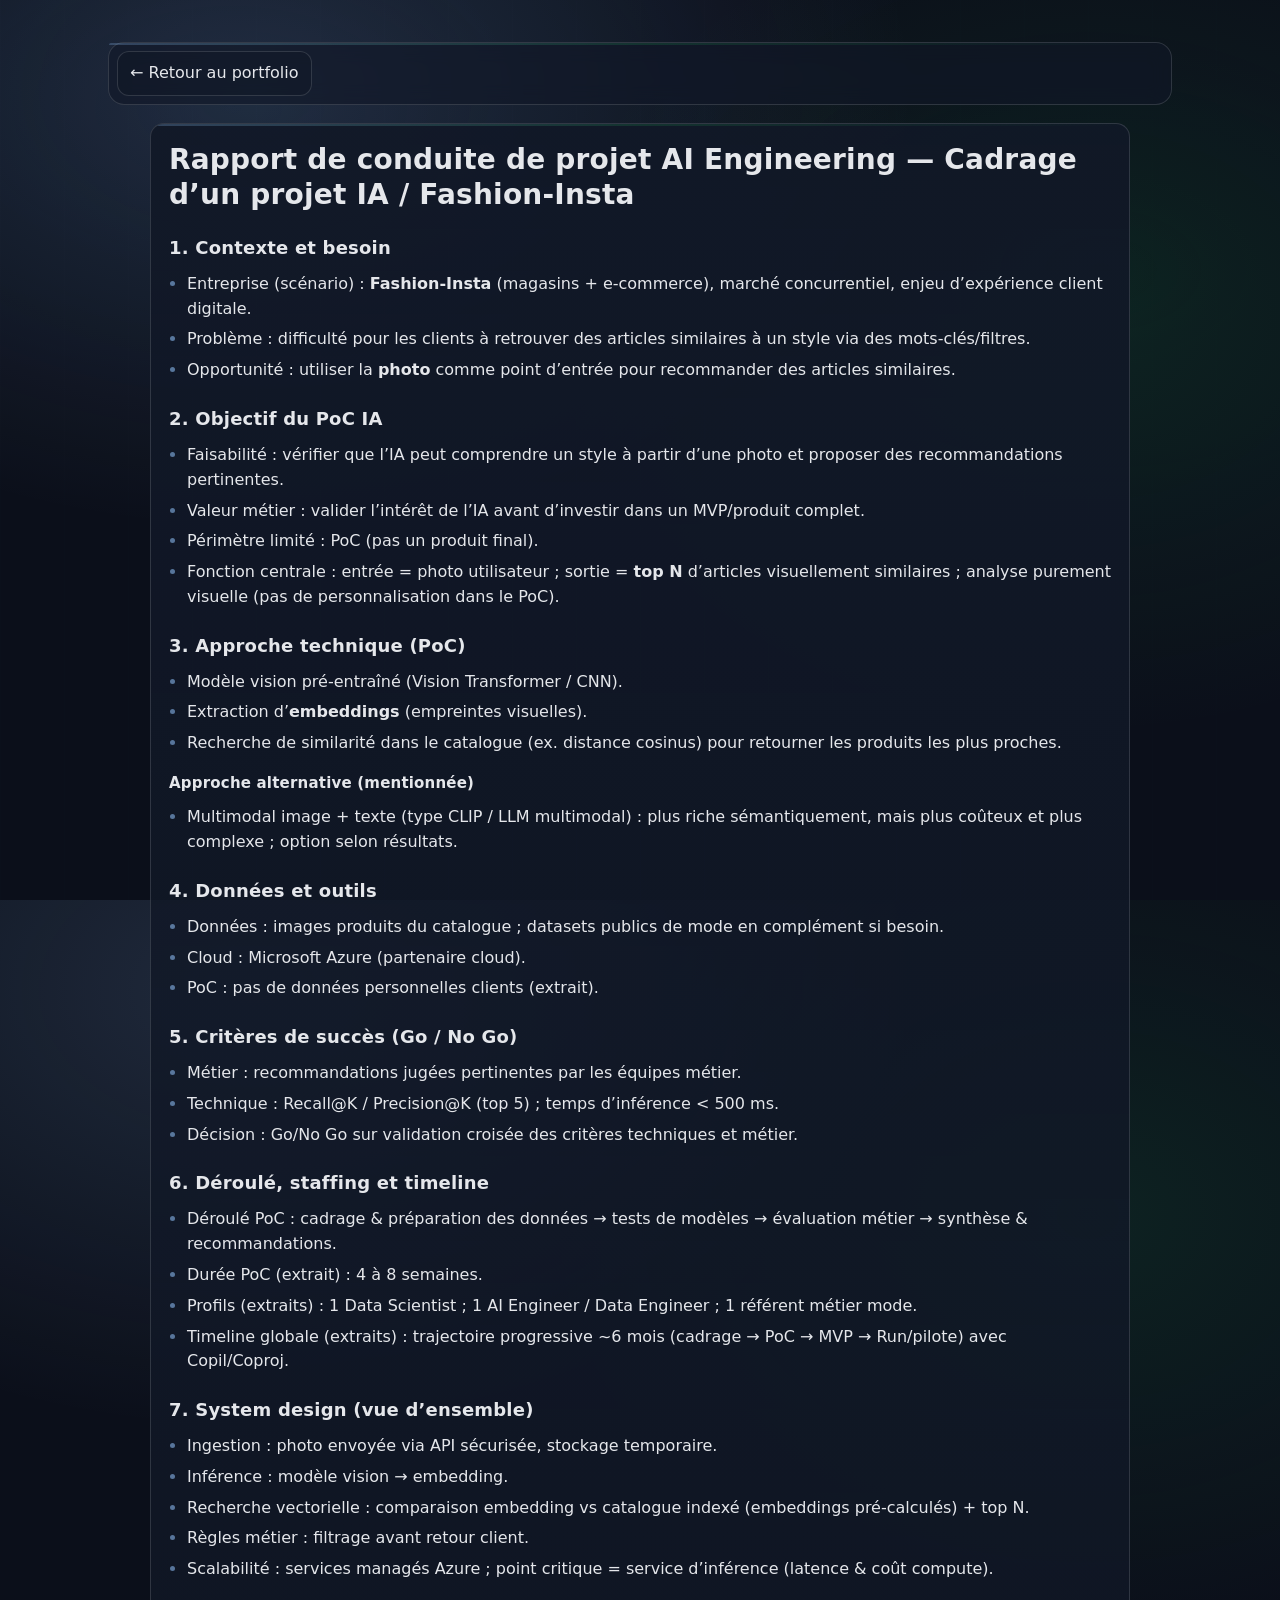
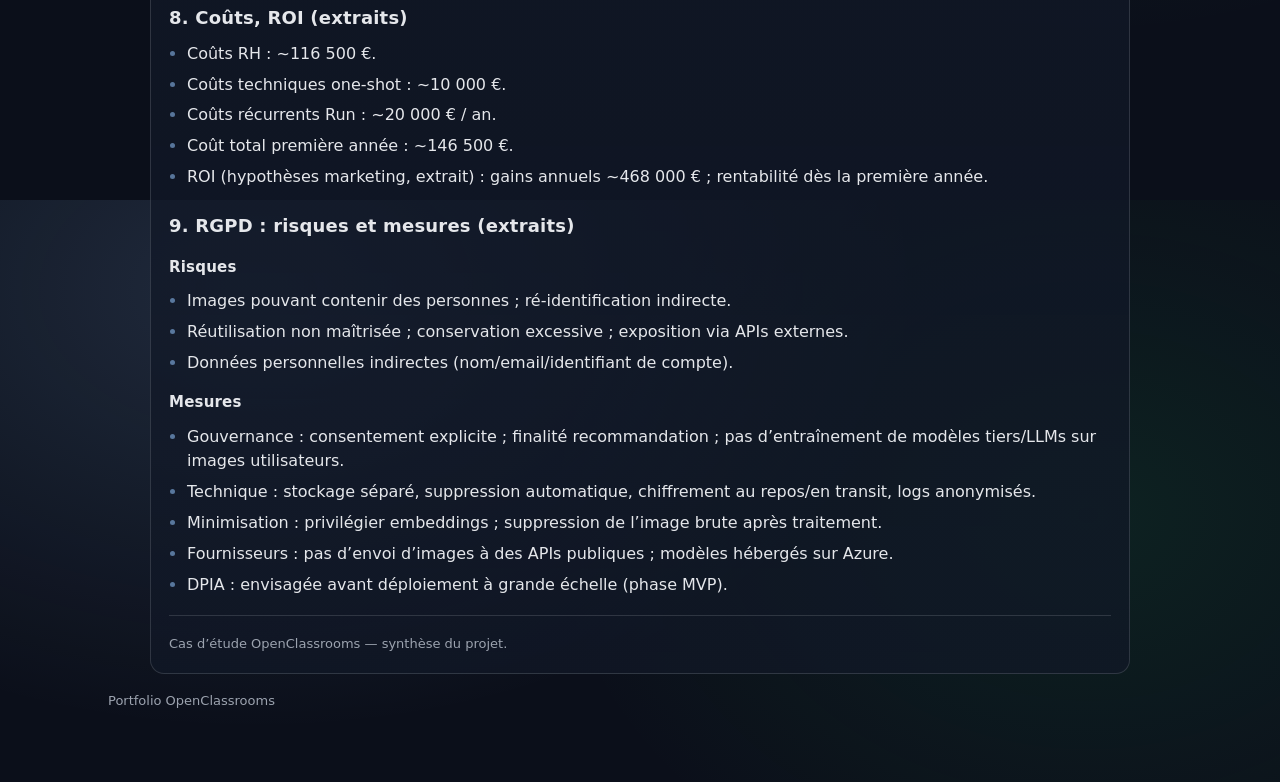
<file: docs/rapports/rapport_P9_cadrage_projet_ia.html>
<!doctype html>
<html lang="fr">
  <head>
    <meta charset="utf-8" />
    <meta name="viewport" content="width=device-width, initial-scale=1" />
    <title>Rapport — Cadrage projet IA</title>
    <meta name="description" content="Rapport de conduite de projet AI Engineering — Cadrage projet IA / recommandation par image" />
    <link rel="stylesheet" href="../style.css" />
    <style>
      article{max-width:980px;margin:0 auto}
      .topbar{display:flex;gap:10px;flex-wrap:wrap;align-items:center;justify-content:space-between;margin:18px 0}
      .topbar a{text-decoration:none}
      .doc h1{margin:0 0 6px;font-size:26px;letter-spacing:.2px}
      .doc h2{margin:22px 0 10px;font-size:18px;letter-spacing:.2px}
      .doc h3{margin:16px 0 8px;font-size:15px;letter-spacing:.2px}
      .doc p{margin:10px 0}
      .doc code{background:rgba(0,0,0,.18);border:1px solid var(--border);padding:1px 6px;border-radius:8px}
      .doc .meta{color:var(--muted);font-size:13px}
    </style>
  </head>
  <body>
    <div class="container">
      <div class="topbar">
        <a class="btn btn--ghost" href="../index.html">← Retour au portfolio</a>
      </div>

      <article class="card doc">
        <h1>Rapport de conduite de projet AI Engineering — Cadrage d’un projet IA / Fashion‑Insta</h1>

        <h2>1. Contexte et besoin</h2>
        <ul>
          <li>Entreprise (scénario) : <strong>Fashion‑Insta</strong> (magasins + e-commerce), marché concurrentiel, enjeu d’expérience client digitale.</li>
          <li>Problème : difficulté pour les clients à retrouver des articles similaires à un style via des mots-clés/filtres.</li>
          <li>Opportunité : utiliser la <strong>photo</strong> comme point d’entrée pour recommander des articles similaires.</li>
        </ul>

        <h2>2. Objectif du PoC IA</h2>
        <ul>
          <li>Faisabilité : vérifier que l’IA peut comprendre un style à partir d’une photo et proposer des recommandations pertinentes.</li>
          <li>Valeur métier : valider l’intérêt de l’IA avant d’investir dans un MVP/produit complet.</li>
          <li>Périmètre limité : PoC (pas un produit final).</li>
          <li>Fonction centrale : entrée = photo utilisateur ; sortie = <strong>top N</strong> d’articles visuellement similaires ; analyse purement visuelle (pas de personnalisation dans le PoC).</li>
        </ul>

        <h2>3. Approche technique (PoC)</h2>
        <ul>
          <li>Modèle vision pré-entraîné (Vision Transformer / CNN).</li>
          <li>Extraction d’<strong>embeddings</strong> (empreintes visuelles).</li>
          <li>Recherche de similarité dans le catalogue (ex. distance cosinus) pour retourner les produits les plus proches.</li>
        </ul>

        <h3>Approche alternative (mentionnée)</h3>
        <ul>
          <li>Multimodal image + texte (type CLIP / LLM multimodal) : plus riche sémantiquement, mais plus coûteux et plus complexe ; option selon résultats.</li>
        </ul>

        <h2>4. Données et outils</h2>
        <ul>
          <li>Données : images produits du catalogue ; datasets publics de mode en complément si besoin.</li>
          <li>Cloud : Microsoft Azure (partenaire cloud).</li>
          <li>PoC : pas de données personnelles clients (extrait).</li>
        </ul>

        <h2>5. Critères de succès (Go / No Go)</h2>
        <ul>
          <li>Métier : recommandations jugées pertinentes par les équipes métier.</li>
          <li>Technique : Recall@K / Precision@K (top 5) ; temps d’inférence &lt; 500 ms.</li>
          <li>Décision : Go/No Go sur validation croisée des critères techniques et métier.</li>
        </ul>

        <h2>6. Déroulé, staffing et timeline</h2>
        <ul>
          <li>Déroulé PoC : cadrage & préparation des données → tests de modèles → évaluation métier → synthèse & recommandations.</li>
          <li>Durée PoC (extrait) : 4 à 8 semaines.</li>
          <li>Profils (extraits) : 1 Data Scientist ; 1 AI Engineer / Data Engineer ; 1 référent métier mode.</li>
          <li>Timeline globale (extraits) : trajectoire progressive ~6 mois (cadrage → PoC → MVP → Run/pilote) avec Copil/Coproj.</li>
        </ul>

        <h2>7. System design (vue d’ensemble)</h2>
        <ul>
          <li>Ingestion : photo envoyée via API sécurisée, stockage temporaire.</li>
          <li>Inférence : modèle vision → embedding.</li>
          <li>Recherche vectorielle : comparaison embedding vs catalogue indexé (embeddings pré-calculés) + top N.</li>
          <li>Règles métier : filtrage avant retour client.</li>
          <li>Scalabilité : services managés Azure ; point critique = service d’inférence (latence & coût compute).</li>
        </ul>

        <h2>8. Coûts, ROI (extraits)</h2>
        <ul>
          <li>Coûts RH : ~116 500 €.</li>
          <li>Coûts techniques one-shot : ~10 000 €.</li>
          <li>Coûts récurrents Run : ~20 000 € / an.</li>
          <li>Coût total première année : ~146 500 €.</li>
          <li>ROI (hypothèses marketing, extrait) : gains annuels ~468 000 € ; rentabilité dès la première année.</li>
        </ul>

        <h2>9. RGPD : risques et mesures (extraits)</h2>
        <h3>Risques</h3>
        <ul>
          <li>Images pouvant contenir des personnes ; ré-identification indirecte.</li>
          <li>Réutilisation non maîtrisée ; conservation excessive ; exposition via APIs externes.</li>
          <li>Données personnelles indirectes (nom/email/identifiant de compte).</li>
        </ul>

        <h3>Mesures</h3>
        <ul>
          <li>Gouvernance : consentement explicite ; finalité recommandation ; pas d’entraînement de modèles tiers/LLMs sur images utilisateurs.</li>
          <li>Technique : stockage séparé, suppression automatique, chiffrement au repos/en transit, logs anonymisés.</li>
          <li>Minimisation : privilégier embeddings ; suppression de l’image brute après traitement.</li>
          <li>Fournisseurs : pas d’envoi d’images à des APIs publiques ; modèles hébergés sur Azure.</li>
          <li>DPIA : envisagée avant déploiement à grande échelle (phase MVP).</li>
        </ul>

        <hr />
        <div class="meta">Cas d’étude OpenClassrooms — synthèse du projet.</div>
      </article>

      <footer class="small muted" style="margin-top:18px">Portfolio OpenClassrooms</footer>
    </div>
  </body>
</html>
</file>
<file: docs/style.css>
:root{
  --bg:#0b0f1a;
  --panel:#111827;
  --text:#e5e7eb;
  --muted:#9ca3af;
  --link:#93c5fd;
  --border:rgba(229,231,235,.15);
  --border-strong:rgba(229,231,235,.22);
  --ring:rgba(147,197,253,.35);
  --shadow: 0 18px 50px rgba(0,0,0,.35);
  --shadow-soft: 0 10px 30px rgba(0,0,0,.28);
  --accent-a: rgba(147,197,253,.55);
  --accent-b: rgba(34,197,94,.35);
}
*{box-sizing:border-box}
html,body{height:100%}
html{scroll-behavior:smooth}
body{
  margin:0;
  font-family: system-ui, -apple-system, Segoe UI, Roboto, Ubuntu, Cantarell, Noto Sans, Arial, "Apple Color Emoji", "Segoe UI Emoji";
  background: radial-gradient(1200px 800px at 20% 10%, rgba(147,197,253,.15), transparent 55%),
              radial-gradient(900px 700px at 85% 35%, rgba(34,197,94,.10), transparent 60%),
              var(--bg);
  color:var(--text);
  line-height:1.55;
  text-rendering:optimizeLegibility;
}
body::before{
  content:"";
  position:fixed;
  inset:0;
  pointer-events:none;
  background:
    radial-gradient(900px 520px at 18% 12%, rgba(147,197,253,.10), transparent 60%),
    radial-gradient(720px 440px at 86% 30%, rgba(34,197,94,.08), transparent 62%),
    repeating-linear-gradient(
      90deg,
      rgba(229,231,235,.028) 0,
      rgba(229,231,235,.028) 1px,
      transparent 1px,
      transparent 64px
    );
  opacity:.85;
  mix-blend-mode:soft-light;
}
.container{max-width:1100px;margin:0 auto;padding:28px 18px 70px}
header{padding:18px 0 18px;border-bottom:1px solid var(--border)}

.brand{display:flex;align-items:center;justify-content:space-between;gap:14px;flex-wrap:wrap}
.brand__left{display:flex;align-items:center;gap:12px;min-width:260px}
.logo{
  width:44px;height:44px;border-radius:14px;
  border:1px solid var(--border);
  background: linear-gradient(180deg, rgba(147,197,253,.18), rgba(17,24,39,.65));
  box-shadow: var(--shadow-soft);
  display:grid;place-items:center;
  font-weight:700;letter-spacing:.3px;
  position:relative;
  overflow:hidden;
}
.logo::after{
  content:"";
  position:absolute;
  inset:-2px;
  background: radial-gradient(200px 60px at 10% 0%, rgba(147,197,253,.25), transparent 60%);
  transform:translateX(-35%);
  animation: logo-shine 7s ease-in-out infinite;
  pointer-events:none;
}
@keyframes logo-shine{
  0%,30%{transform:translateX(-35%)}
  55%{transform:translateX(35%)}
  100%{transform:translateX(-35%)}
}
.brand h1{margin:0;font-size:26px;letter-spacing:.2px}
.brand p{margin:6px 0 0;color:var(--muted)}

nav{
  margin-top:14px;
  display:flex;
  flex-wrap:wrap;
  gap:10px;
  position:sticky;
  top:12px;
  z-index:20;
  padding:8px;
  border-radius:999px;
  border:1px solid var(--border);
  background: rgba(17,24,39,.62);
  backdrop-filter: blur(10px);
}
nav a{
  color:var(--text);
  text-decoration:none;
  padding:7px 11px;
  border:1px solid var(--border);
  border-radius:999px;
  background: rgba(0,0,0,.08);
  transition: border-color .15s ease, transform .15s ease, background-color .15s ease, box-shadow .15s ease;
}
nav a:hover{border-color:var(--border-strong);background:rgba(147,197,253,.08);transform:translateY(-1px);box-shadow: 0 0 0 3px rgba(147,197,253,.08)}
nav a:focus-visible{outline:2px solid var(--ring);outline-offset:2px}
section{scroll-margin-top:84px}
@media (max-width:520px){
  nav{top:8px;padding:6px;border-radius:18px}
  section{scroll-margin-top:94px}
}

.hero{margin-top:18px;display:grid;grid-template-columns:1fr;gap:14px}
@media (min-width:820px){.hero{grid-template-columns:1.25fr .75fr;align-items:stretch}}
.hero__title{margin:0;font-size:30px;letter-spacing:.2px;line-height:1.22}
@media (min-width:820px){.hero__title{font-size:34px}}
.hero__subtitle{margin:8px 0 0;color:var(--muted)}
.actions{display:flex;flex-wrap:wrap;gap:10px;margin-top:14px}
.btn{
  display:inline-flex;align-items:center;justify-content:center;
  gap:8px;
  padding:9px 12px;
  border-radius:12px;
  border:1px solid var(--border);
  background: rgba(147,197,253,.14);
  color:var(--text);
  text-decoration:none;
  font: inherit;
  cursor:pointer;
  transition: transform .15s ease, border-color .15s ease, background-color .15s ease, box-shadow .15s ease;
  box-shadow: 0 0 0 rgba(0,0,0,0);
}
.btn:hover{transform:translateY(-1px);border-color:var(--border-strong);background:rgba(147,197,253,.18);box-shadow: var(--shadow-soft)}
.btn--ghost{background:rgba(0,0,0,.10)}
.btn--ghost:hover{background:rgba(0,0,0,.20)}
.btn--sm{padding:7px 10px;border-radius:999px}
.btn:focus-visible{outline:2px solid var(--ring);outline-offset:2px}

.view-toggle{margin-top:12px;display:flex;flex-wrap:wrap;gap:10px}
.view-toggle .btn[aria-pressed="true"]{border-color:var(--border-strong);background:rgba(147,197,253,.18)}

/* View modes (short = classique, long = détaillée) */
body[data-view="short"] .only-long{display:none !important}
body[data-view="long"] .only-short{display:none !important}

/* Mini project cards in classic view */
body[data-view="short"] #projets .card:not(.card--primary){padding:12px}
body[data-view="short"] #projets .card:not(.card--primary) h3{margin:0 0 6px;font-size:14px}
body[data-view="short"] #projets .card:not(.card--primary) .small.mt-0{margin:0}
body[data-view="short"] #projets .card:not(.card--primary) .badges{margin-top:8px;gap:6px}
body[data-view="short"] #projets .card:not(.card--primary) .badge{font-size:11px;padding:3px 7px}
body[data-view="short"] #projets .project-links ul{margin-top:6px;padding-left:0;list-style:none;display:flex;flex-wrap:wrap;gap:6px 14px}
body[data-view="short"] #projets .project-links li{margin:0}

main{padding-top:22px}
section{margin:28px 0}
section h2{
  margin:0 0 12px;
  font-size:18px;
  letter-spacing:.2px;
  display:flex;
  align-items:center;
  gap:10px;
}
section h2::before{
  content:"";
  width:9px;
  height:9px;
  border-radius:999px;
  background: linear-gradient(180deg, rgba(147,197,253,.85), rgba(34,197,94,.55));
  box-shadow: 0 0 0 4px rgba(147,197,253,.08);
  flex:0 0 auto;
}
section h2::after{
  content:"";
  height:1px;
  flex:1;
  background: linear-gradient(90deg, rgba(147,197,253,.28), rgba(34,197,94,.12), transparent);
}
.card{
  background: linear-gradient(180deg, rgba(17,24,39,.92), rgba(17,24,39,.72));
  border:1px solid var(--border);
  border-radius:14px;
  padding:16px;
  box-shadow: 0 0 0 rgba(0,0,0,0);
  transition: transform .15s ease, border-color .15s ease, box-shadow .15s ease, background-color .15s ease;
  position:relative;
  overflow:hidden;
  will-change: transform;
}
.card--primary{
  border-color: rgba(229,231,235,.20);
  background:
    radial-gradient(800px 260px at 18% 0%, rgba(147,197,253,.14), transparent 60%),
    radial-gradient(760px 240px at 86% 0%, rgba(34,197,94,.10), transparent 62%),
    linear-gradient(180deg, rgba(17,24,39,.94), rgba(17,24,39,.70));
}
.card--primary::before{height:3px;opacity:.70}
.card--primary:hover{box-shadow: var(--shadow), 0 0 0 1px rgba(147,197,253,.14)}
.card::before{
  content:"";
  position:absolute;
  left:0;
  right:0;
  top:0;
  height:2px;
  background: linear-gradient(90deg, var(--accent-a), var(--accent-b), transparent);
  opacity:.45;
  pointer-events:none;
}
.card:hover{
  transform:translateY(-2px);
  border-color:var(--border-strong);
  box-shadow: var(--shadow-soft), 0 0 0 1px rgba(147,197,253,.12);
}
.card:focus-within{border-color:var(--border-strong);box-shadow: 0 0 0 4px rgba(147,197,253,.12)}
.grid{display:grid;grid-template-columns:repeat(12,1fr);gap:14px}
.col-12{grid-column:span 12}
.col-6{grid-column:span 12}
@media (min-width:820px){.col-6{grid-column:span 6}}
.kv{display:grid;grid-template-columns:140px 1fr;gap:10px}
.kv div:first-child{color:var(--muted)}
@media (max-width:620px){
  .kv{grid-template-columns:1fr;gap:6px}
  .kv div:first-child{margin-top:10px}
}
a{color:var(--link);text-decoration-thickness: from-font; text-underline-offset: 3px}
a:hover{text-decoration-thickness: 2px}
*::selection{background:rgba(147,197,253,.22);color:var(--text)}
ul{margin:10px 0 0;padding-left:18px}
li{margin:6px 0}
li::marker{color:rgba(147,197,253,.55)}
.badges{display:flex;flex-wrap:wrap;gap:8px;margin-top:10px}
.badge{
  font-size:12px;
  color:var(--text);
  border:1px solid var(--border);
  padding:4px 8px;
  border-radius:999px;
  background: linear-gradient(180deg, rgba(0,0,0,.14), rgba(0,0,0,.06));
  backdrop-filter: blur(8px);
  transition: transform .15s ease, border-color .15s ease, background-color .15s ease;
}
.badge:hover{transform:translateY(-1px);border-color:rgba(147,197,253,.28);background:rgba(147,197,253,.06)}

/* Project links: slightly more “button-like” without adding new components */
.project-links a{
  display:inline-flex;
  align-items:center;
  padding:4px 8px;
  border-radius:999px;
  border:1px solid var(--border);
  background: rgba(0,0,0,.10);
  text-decoration:none;
}
.project-links a:hover{
  border-color:var(--border-strong);
  background:rgba(147,197,253,.10);
}
.project-links a:focus-visible{outline:2px solid var(--ring);outline-offset:2px}
hr{border:0;border-top:1px solid var(--border);margin:18px 0}
footer{margin-top:28px;color:var(--muted);font-size:13px}
.small{font-size:13px;color:var(--muted)}
.notice{border-left:3px solid rgba(147,197,253,.6);padding-left:12px;color:var(--muted)}

/* Crisp focus for keyboard navigation */
:where(a, button, input, textarea, select, summary):focus-visible{
  outline:2px solid var(--ring);
  outline-offset:2px;
}

.skills{display:grid;grid-template-columns:1fr;gap:10px;margin-top:12px}
@media (min-width:820px){.skills{grid-template-columns:1fr 1fr}}
.skill{display:grid;grid-template-columns:160px 1fr;gap:10px;align-items:center}
.skill__name{color:var(--text);font-size:13px}
.meter{height:10px;border-radius:999px;border:1px solid var(--border);background:rgba(0,0,0,.10);overflow:hidden;position:relative}
.meter::after{
  content:"";
  position:absolute;
  inset:0;
  background: linear-gradient(90deg, transparent, rgba(229,231,235,.10), transparent);
  transform:translateX(-100%);
  animation: meter-glint 3.8s ease-in-out infinite;
  pointer-events:none;
  opacity:.55;
}
@keyframes meter-glint{
  0%,55%{transform:translateX(-100%)}
  80%{transform:translateX(100%)}
  100%{transform:translateX(100%)}
}
.meter__fill{
  height:100%;
  width: var(--w, 0%);
  background: linear-gradient(90deg, rgba(147,197,253,.55), rgba(147,197,253,.25));
  transform-origin:left;
  transform:scaleX(0);
  animation: meter-in .85s cubic-bezier(.2,.8,.2,1) forwards;
}
@keyframes meter-in{to{transform:scaleX(1)}}
.skill__level{color:var(--muted);font-size:12px;margin-top:4px}

h3{margin:0 0 8px;font-size:16px;letter-spacing:.2px}
.muted{color:var(--muted)}
.mb-0{margin-bottom:0}
.mt-0{margin-top:0}

@media (prefers-reduced-motion: reduce){
  html{scroll-behavior:auto}
  .card,.btn,nav a{transition:none}
  .card:hover,.btn:hover,nav a:hover{transform:none}
  .logo::after,.meter::after,.meter__fill{animation:none}
  .meter__fill{transform:none}
}

/* Reports (docs/rapports/*.html)
   The report pages include their own <style> blocks; these selectors are intentionally
   more specific so they apply consistently without editing each report file. */
.container .topbar{
  position:sticky;
  top:12px;
  z-index:25;
  margin:14px 0 18px;
  padding:8px;
  border-radius:16px;
  border:1px solid var(--border);
  background: rgba(17,24,39,.62);
  backdrop-filter: blur(10px);
}
.container .topbar::before{
  content:"";
  position:absolute;
  left:0;
  right:0;
  top:0;
  height:2px;
  border-radius:16px 16px 0 0;
  background: linear-gradient(90deg, var(--accent-a), var(--accent-b), transparent);
  opacity:.45;
  pointer-events:none;
}
.container .topbar .btn{box-shadow:none}

.card.doc{
  padding:18px;
}
.card.doc h1{
  font-size:28px;
  line-height:1.25;
  letter-spacing:.2px;
  margin:0 0 10px;
}
.card.doc h2{
  font-size:18px;
  margin:22px 0 10px;
}
.card.doc h3{
  font-size:15px;
  margin:16px 0 8px;
}
.card.doc p{margin:10px 0;color:var(--text)}
.card.doc .meta{color:var(--muted)}
.card.doc code{
  background:rgba(0,0,0,.18);
  border:1px solid var(--border);
  padding:1px 6px;
  border-radius:8px;
}
.card.doc a.btn{white-space:nowrap}
</file>
